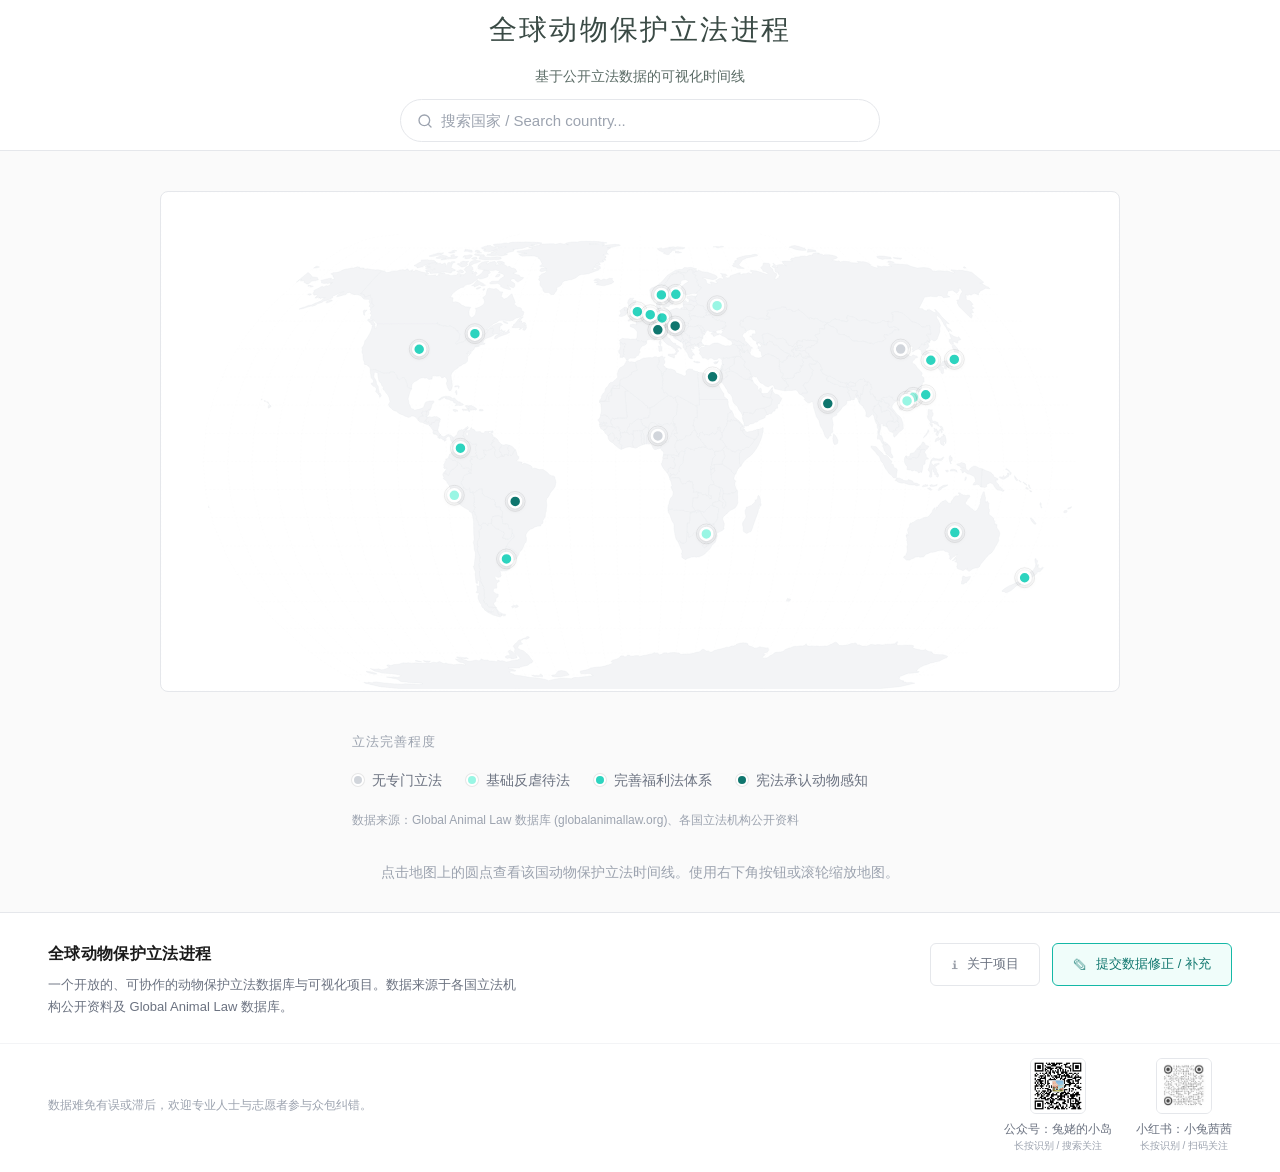
<file: index.html>
<!DOCTYPE html>
<html lang="zh-CN">
<head>
  <meta charset="UTF-8">
  <meta name="viewport" content="width=device-width, initial-scale=1.0">
  <title>全球动物保护立法进程</title>
  <link rel="stylesheet" href="style.css">
  <script src="lib/d3.v7.min.js"></script>
  <script src="lib/topojson.v3.min.js"></script>
</head>
<body>

  <header class="site-header">
    <h1>全球动物保护立法进程</h1>
    <p class="subtitle">基于公开立法数据的可视化时间线</p>
    <div class="search-box">
      <input type="text" id="country-search" placeholder="搜索国家 / Search country..." autocomplete="off" />
      <div class="search-results" id="search-results"></div>
    </div>
  </header>

  <main>
    <section id="map-view" class="view active">
      <div class="map-wrapper">
        <div class="map-container" id="map-container">
          <svg id="world-map" viewBox="0 0 960 500" preserveAspectRatio="xMidYMid meet">
            <g>
              <path class="graticule" d="M0,0L960,0L960,500L0,500Z"></path>
              <g id="world-countries"></g>
            </g>
            <g class="markers" id="map-markers"></g>
          </svg>
          <div class="zoom-controls">
            <button class="zoom-btn" id="zoom-in" title="放大">+</button>
            <button class="zoom-btn" id="zoom-out" title="缩小">−</button>
            <button class="zoom-btn" id="zoom-reset" title="重置">↺</button>
          </div>
        </div>
      </div>

      <div class="legend-panel">
        <h3>立法完善程度</h3>
        <div id="legend-items" class="legend-items"></div>
        <p class="legend-note">数据来源：Global Animal Law 数据库 (globalanimallaw.org)、各国立法机构公开资料</p>
      </div>

      <div class="intro-text">
        <p>点击地图上的圆点查看该国动物保护立法时间线。使用右下角按钮或滚轮缩放地图。</p>
      </div>
    </section>

    <section id="timeline-view" class="view">
      <div class="timeline-header">
        <button id="back-btn" class="back-btn">← 返回地图</button>
        <div class="country-title">
          <h2 id="timeline-country-name"></h2>
          <span id="timeline-country-level" class="level-badge"></span>
        </div>
        <button id="share-timeline-btn" class="share-timeline-btn" title="分享该国时间线"><svg width="14" height="14" viewBox="0 0 24 24" fill="none" stroke="currentColor" stroke-width="2" stroke-linecap="round" stroke-linejoin="round" style="vertical-align:middle;margin-right:0.25rem"><circle cx="18" cy="5" r="3"></circle><circle cx="6" cy="12" r="3"></circle><circle cx="18" cy="19" r="3"></circle><line x1="8.59" y1="13.51" x2="15.42" y2="17.49"></line><line x1="15.41" y1="6.51" x2="8.59" y2="10.49"></line></svg>分享时间线</button>
      </div>
      <div class="timeline-wrapper">
        <div class="timeline-line"></div>
        <div id="timeline-events"></div>
      </div>
    </section>
  </main>

  <footer class="site-footer">
    <div class="footer-top">
      <div class="footer-brand">
        <div class="footer-brand-title">全球动物保护立法进程</div>
        <div class="footer-brand-desc">一个开放的、可协作的动物保护立法数据库与可视化项目。数据来源于各国立法机构公开资料及 Global Animal Law 数据库。</div>
      </div>
      <div class="footer-actions">
        <a href="about.html" class="footer-link-btn" target="_blank" rel="noopener">
          <span class="footer-link-icon">ℹ</span>
          <span>关于项目</span>
        </a>
        <a href="https://v.wjx.cn/vm/e0S0XQn.aspx#" class="footer-link-btn footer-contribute-btn" target="_blank" rel="noopener">
          <span class="footer-link-icon">✎</span>
          <span>提交数据修正 / 补充</span>
        </a>
      </div>
    </div>
    <div class="footer-bottom">
      <div class="footer-bottom-left">
        <span>数据难免有误或滞后，欢迎专业人士与志愿者参与众包纠错。</span>
      </div>
      <div class="footer-bottom-right">
        <div class="qr-group">
          <div class="qr-item">
            <img src="wechat-qr.jpg" alt="公众号二维码" class="qr-img" />
            <div class="qr-label">
              <div class="qr-title">公众号：兔姥的小岛</div>
              <div class="qr-subtitle">长按识别 / 搜索关注</div>
            </div>
          </div>
          <div class="qr-item">
            <img src="xiaohongshu-qr.jpg" alt="小红书二维码" class="qr-img" />
            <div class="qr-label">
              <div class="qr-title">小红书：小兔茜茜</div>
              <div class="qr-subtitle">长按识别 / 扫码关注</div>
            </div>
          </div>
        </div>
      </div>
    </div>
  </footer>

  <script src="app.js"></script>
</body>
</html>
</file>
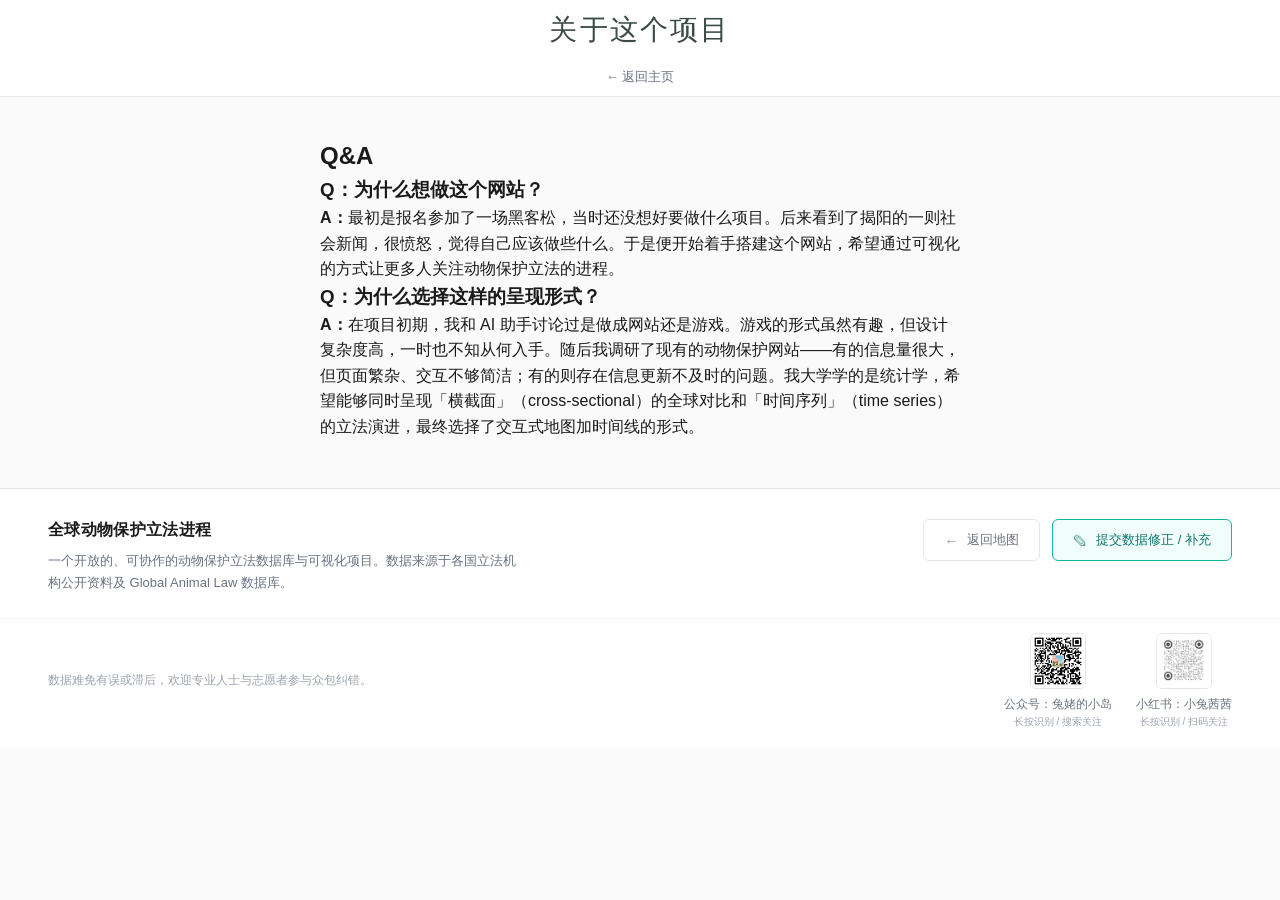
<file: about.html>
<!DOCTYPE html>
<html lang="zh-CN">
<head>
  <meta charset="UTF-8">
  <meta name="viewport" content="width=device-width, initial-scale=1.0">
  <title>关于这个项目 — 全球动物保护立法进程</title>
  <link rel="stylesheet" href="style.css">
</head>
<body>

  <header class="site-header">
    <h1>关于这个项目</h1>
    <p class="subtitle"><a href="index.html" class="back-link">← 返回主页</a></p>
  </header>

  <main class="about-page">
    <div class="about-content">
      <h2 class="qa-heading">Q&A</h2>

      <div class="qa-item">
        <h3 class="qa-question">Q：为什么想做这个网站？</h3>
        <p class="qa-answer"><strong>A：</strong>最初是报名参加了一场黑客松，当时还没想好要做什么项目。后来看到了揭阳的一则社会新闻，很愤怒，觉得自己应该做些什么。于是便开始着手搭建这个网站，希望通过可视化的方式让更多人关注动物保护立法的进程。</p>
      </div>

      <div class="qa-item">
        <h3 class="qa-question">Q：为什么选择这样的呈现形式？</h3>
        <p class="qa-answer"><strong>A：</strong>在项目初期，我和 AI 助手讨论过是做成网站还是游戏。游戏的形式虽然有趣，但设计复杂度高，一时也不知从何入手。随后我调研了现有的动物保护网站——有的信息量很大，但页面繁杂、交互不够简洁；有的则存在信息更新不及时的问题。我大学学的是统计学，希望能够同时呈现「横截面」（cross-sectional）的全球对比和「时间序列」（time series）的立法演进，最终选择了交互式地图加时间线的形式。</p>
      </div>
    </div>
  </main>

  <footer class="site-footer">
    <div class="footer-top">
      <div class="footer-brand">
        <div class="footer-brand-title">全球动物保护立法进程</div>
        <div class="footer-brand-desc">一个开放的、可协作的动物保护立法数据库与可视化项目。数据来源于各国立法机构公开资料及 Global Animal Law 数据库。</div>
      </div>
      <div class="footer-actions">
        <a href="index.html" class="footer-link-btn">
          <span class="footer-link-icon">←</span>
          <span>返回地图</span>
        </a>
        <a href="https://v.wjx.cn/vm/e0S0XQn.aspx#" class="footer-link-btn footer-contribute-btn" target="_blank" rel="noopener">
          <span class="footer-link-icon">✎</span>
          <span>提交数据修正 / 补充</span>
        </a>
      </div>
    </div>
    <div class="footer-bottom">
      <div class="footer-bottom-left">
        <span>数据难免有误或滞后，欢迎专业人士与志愿者参与众包纠错。</span>
      </div>
      <div class="footer-bottom-right">
        <div class="qr-group">
          <div class="qr-item">
            <img src="wechat-qr.jpg" alt="公众号二维码" class="qr-img" />
            <div class="qr-label">
              <div class="qr-title">公众号：兔姥的小岛</div>
              <div class="qr-subtitle">长按识别 / 搜索关注</div>
            </div>
          </div>
          <div class="qr-item">
            <img src="xiaohongshu-qr.jpg" alt="小红书二维码" class="qr-img" />
            <div class="qr-label">
              <div class="qr-title">小红书：小兔茜茜</div>
              <div class="qr-subtitle">长按识别 / 扫码关注</div>
            </div>
          </div>
        </div>
      </div>
    </div>
  </footer>

</body>
</html>
</file>
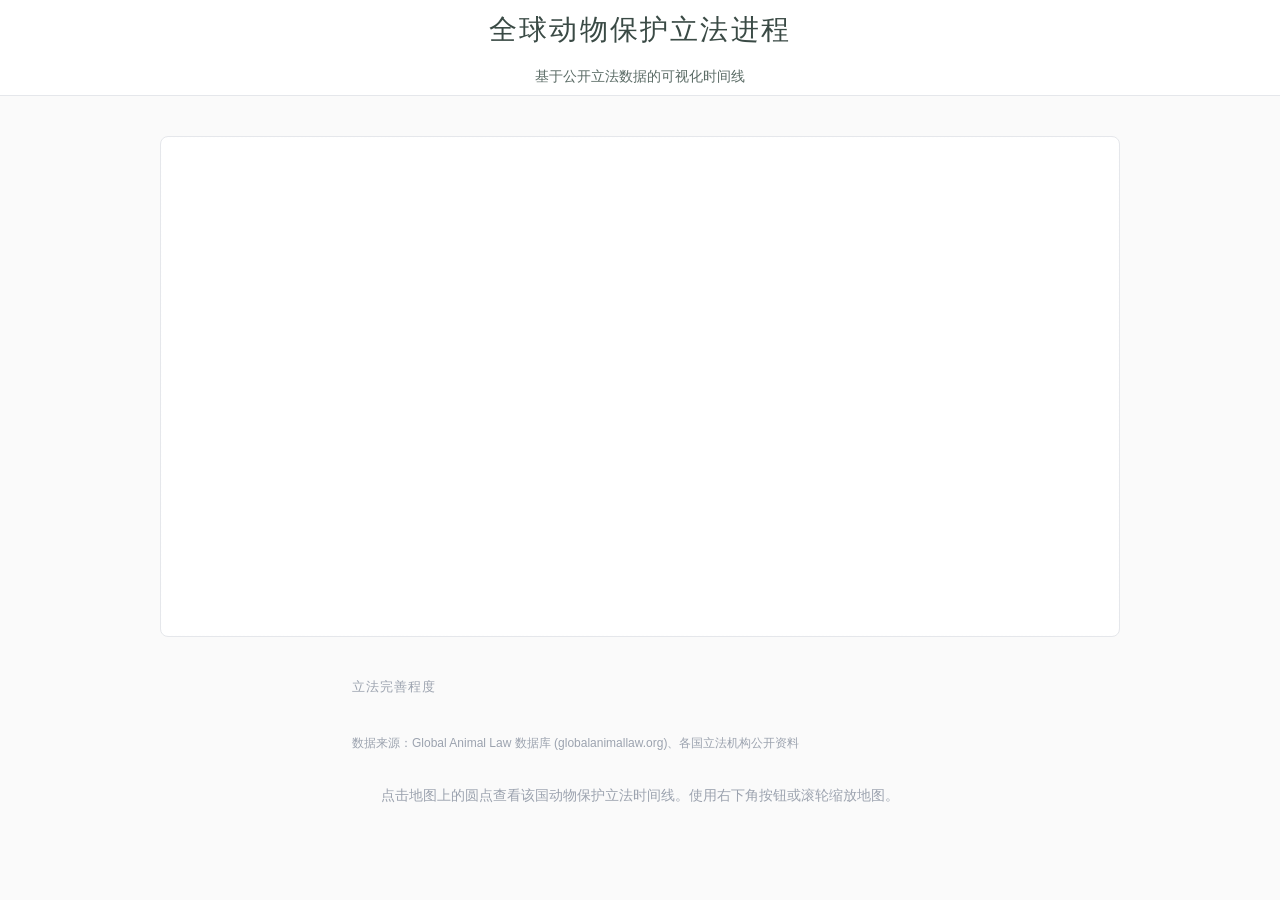
<file: global_animal_protection.html>
<!DOCTYPE html>
<html lang="zh-CN">
<head>
  <meta charset="UTF-8">
  <meta name="viewport" content="width=device-width, initial-scale=1.0">
  <title>全球动物保护立法进程</title>
  <style>
:root {
  --bg: #fafafa;
  --surface: #ffffff;
  --text: #1a1a1a;
  --text-secondary: #6b7280;
  --text-muted: #9ca3af;
  --border: #e5e7eb;
  --border-light: #f3f4f6;
  --accent: #0f766e;
  --accent-light: #14b8a6;
  --accent-bg: #f0fdfa;
  --level-1: #d1d5db;
  --level-2: #99f6e4;
  --level-3: #2dd4bf;
  --level-4: #0f766e;
}

* {
  margin: 0;
  padding: 0;
  box-sizing: border-box;
}

body {
  font-family: 'Noto Sans SC', -apple-system, BlinkMacSystemFont, 'Segoe UI', 'PingFang SC', sans-serif;
  background: var(--bg);
  color: var(--text);
  line-height: 1.6;
  -webkit-font-smoothing: antialiased;
  position: relative;
  overflow-x: hidden;
}

/* Header */
.site-header {
  position: relative;
  z-index: 1;
  padding: 0.5rem 2rem;
  text-align: center;
  border-bottom: 1px solid var(--border);
  background: var(--surface);
  overflow: hidden;
  min-height: 50px;
  display: flex;
  flex-direction: column;
  align-items: center;
  justify-content: center;
}

.site-header .header-bg {
  position: absolute;
  inset: 0;
  width: 100%;
  height: 100%;
  pointer-events: none;
  z-index: 0;
}

.site-header h1 {
  font-size: 1.75rem;
  font-weight: 500;
  letter-spacing: 0.08em;
  margin-bottom: 0.75rem;
  color: #3a4a45;
  text-shadow: 0 1px 6px rgba(255,255,255,0.4);
  position: relative;
  z-index: 1;
  width: 100%;
  text-align: center;
}

.subtitle {
  color: #5a6b65;
  font-size: 0.875rem;
  font-weight: 400;
  text-shadow: 0 1px 4px rgba(255,255,255,0.3);
  position: relative;
  z-index: 1;
  width: 100%;
  text-align: center;
}

/* Main content */
main {
  position: relative;
  z-index: 1;
}

/* View switching */
.view {
  display: none;
}

.view.active {
  display: block;
}

/* Map section */
.map-wrapper {
  padding: 2.5rem 1.5rem;
  display: flex;
  justify-content: center;
}

.map-container {
  position: relative;
  width: 100%;
  max-width: 960px;
  background: var(--surface);
  border: 1px solid var(--border);
  border-radius: 8px;
  overflow: hidden;
}

/* SVG world map */
#world-map {
  width: 100%;
  height: auto;
  display: block;
}

.country-land {
  fill: var(--border-light);
  stroke: var(--border);
  stroke-width: 0.3;
}

.country-boundary {
  fill: none;
  stroke: #e0e0e0;
  stroke-width: 0.15;
}

.graticule {
  fill: none;
  stroke: #ececec;
  stroke-width: 0.15;
  stroke-dasharray: 2,2;
}

/* Country marker nodes */
.country-marker {
  cursor: pointer;
  transition: r 0.25s cubic-bezier(0.4, 0, 0.2, 1), filter 0.25s;
  filter: drop-shadow(0 1px 2px rgba(0,0,0,0.15));
}

.country-marker:hover {
  filter: drop-shadow(0 2px 6px rgba(0,0,0,0.25));
}

.country-marker .marker-ring {
  fill: none;
  stroke: rgba(0,0,0,0.08);
  stroke-width: 1;
}

.country-marker.has-data {
  cursor: pointer;
}

.country-marker.no-data {
  cursor: default;
  opacity: 0.4;
}

.country-marker-label {
  font-size: 10px;
  fill: var(--text-secondary);
  font-family: 'Noto Sans SC', sans-serif;
  font-weight: 500;
  pointer-events: none;
  opacity: 0;
  transition: opacity 0.2s ease;
}

.country-marker:hover .country-marker-label,
.country-marker.active .country-marker-label {
  opacity: 1;
}

/* Label background - hidden by default */
.label-bg {
  fill: rgba(255,255,255,0.88);
  rx: 3;
  ry: 3;
  opacity: 0;
  transition: opacity 0.2s ease;
}

.country-marker:hover .label-bg,
.country-marker.active .label-bg {
  opacity: 1;
}

/* Zoom controls */
.zoom-controls {
  position: absolute;
  bottom: 12px;
  right: 12px;
  display: flex;
  flex-direction: column;
  gap: 4px;
  z-index: 10;
  opacity: 0;
  transition: opacity 0.25s ease;
}

.map-container:hover .zoom-controls {
  opacity: 1;
}

.zoom-btn {
  width: 32px;
  height: 32px;
  border: 1px solid var(--border);
  background: var(--surface);
  border-radius: 6px;
  cursor: pointer;
  display: flex;
  align-items: center;
  justify-content: center;
  font-size: 1.125rem;
  font-weight: 400;
  color: var(--text-secondary);
  transition: all 0.2s;
  font-family: inherit;
  line-height: 1;
  box-shadow: 0 1px 4px rgba(0,0,0,0.08);
}

.zoom-btn:hover {
  border-color: var(--accent);
  color: var(--accent);
  background: var(--surface);
  box-shadow: 0 2px 8px rgba(0,0,0,0.12);
}

.zoom-btn:active {
  transform: scale(0.95);
}

/* Legend */
.legend-panel {
  max-width: 640px;
  margin: 0 auto 2rem;
  padding: 0 2rem;
}

.legend-panel h3 {
  font-size: 0.8125rem;
  font-weight: 500;
  color: var(--text-muted);
  margin-bottom: 1rem;
  text-transform: uppercase;
  letter-spacing: 0.08em;
}

.legend-items {
  display: flex;
  gap: 1.5rem;
  flex-wrap: wrap;
}

.legend-item {
  display: flex;
  align-items: center;
  gap: 0.5rem;
  font-size: 0.875rem;
  color: var(--text-secondary);
}

.legend-dot {
  width: 12px;
  height: 12px;
  border-radius: 50%;
  border: 2px solid var(--surface);
  box-shadow: 0 0 0 1px rgba(0,0,0,0.08);
}

.legend-note {
  margin-top: 1.25rem;
  font-size: 0.75rem;
  color: var(--text-muted);
  line-height: 1.5;
}

.intro-text {
  text-align: center;
  padding: 0 2rem 3rem;
  color: var(--text-muted);
  font-size: 0.875rem;
}

/* Timeline view */
.timeline-header {
  padding: 1.5rem 2rem;
  border-bottom: 1px solid var(--border);
  background: var(--surface);
  display: flex;
  align-items: center;
  gap: 1.5rem;
  position: sticky;
  top: 0;
  z-index: 20;
}

.back-btn {
  padding: 0.5rem 1rem;
  border: 1px solid var(--border);
  background: var(--surface);
  border-radius: 6px;
  cursor: pointer;
  font-size: 0.875rem;
  color: var(--text-secondary);
  transition: all 0.2s;
  font-family: inherit;
}

.back-btn:hover {
  border-color: var(--accent);
  color: var(--accent);
  background: var(--accent-bg);
}

.country-title {
  display: flex;
  align-items: center;
  gap: 1rem;
  flex-wrap: wrap;
}

.country-title h2 {
  font-size: 1.5rem;
  font-weight: 500;
  letter-spacing: 0.02em;
}

.level-badge {
  padding: 0.35rem 0.875rem;
  border-radius: 100px;
  font-size: 0.75rem;
  font-weight: 500;
  color: #fff;
  letter-spacing: 0.02em;
}

.timeline-wrapper {
  max-width: 720px;
  margin: 0 auto;
  padding: 3rem 2rem 5rem;
  position: relative;
}

.timeline-line {
  position: absolute;
  left: 50%;
  top: 3rem;
  bottom: 5rem;
  width: 1px;
  background: var(--border);
  transform: translateX(-50%);
}

/* Timeline events */
.timeline-event {
  display: flex;
  margin-bottom: 3.5rem;
  position: relative;
  align-items: flex-start;
}

.timeline-event:nth-child(odd) {
  flex-direction: row-reverse;
}

.timeline-event:nth-child(odd) .event-content {
  text-align: right;
  padding-right: 3rem;
  padding-left: 0;
}

.timeline-event:nth-child(odd) .event-content .interactive-card {
  text-align: left;
}

.event-content {
  width: 50%;
  padding-left: 3rem;
}

.event-year {
  font-size: 0.875rem;
  font-weight: 600;
  color: var(--accent);
  margin-bottom: 0.375rem;
  font-variant-numeric: tabular-nums;
}

.event-title {
  font-size: 1.125rem;
  font-weight: 500;
  margin-bottom: 0.625rem;
  line-height: 1.4;
}

.event-desc {
  font-size: 0.9375rem;
  color: var(--text-secondary);
  line-height: 1.7;
}

.event-dot {
  position: absolute;
  left: 50%;
  top: 0.375rem;
  transform: translateX(-50%);
  width: 14px;
  height: 14px;
  border-radius: 50%;
  background: var(--surface);
  border: 2px solid var(--accent-light);
  z-index: 3;
}

.timeline-event.interactive .event-dot {
  background: var(--accent);
  border-color: var(--accent);
  box-shadow: 0 0 0 4px rgba(15, 118, 110, 0.12);
}

/* Interactive card */
.interactive-card {
  background: var(--surface);
  border: 1px solid var(--border);
  border-radius: 10px;
  padding: 1.5rem;
  margin-top: 1.25rem;
  box-shadow: 0 2px 8px rgba(0,0,0,0.04);
}

.interactive-tag {
  display: inline-block;
  font-size: 0.6875rem;
  font-weight: 600;
  text-transform: uppercase;
  letter-spacing: 0.06em;
  color: var(--accent);
  background: var(--accent-bg);
  padding: 0.25rem 0.625rem;
  border-radius: 4px;
  margin-bottom: 0.875rem;
}

.interactive-question {
  font-size: 1rem;
  font-weight: 500;
  margin-bottom: 1.125rem;
  color: var(--text);
  line-height: 1.5;
}

.choices {
  display: flex;
  flex-direction: column;
  gap: 0.625rem;
}

.choice-btn {
  display: block;
  width: 100%;
  text-align: left;
  padding: 0.875rem 1.125rem;
  border: 1.5px solid var(--border);
  background: var(--surface);
  border-radius: 8px;
  cursor: pointer;
  font-size: 0.9375rem;
  color: var(--text);
  transition: all 0.2s ease;
  font-family: inherit;
  line-height: 1.5;
}

.choice-btn:hover:not(:disabled) {
  border-color: var(--accent-light);
  background: var(--accent-bg);
}

.choice-btn:disabled {
  cursor: default;
}

.choice-btn.selected {
  border-color: var(--accent);
  background: var(--accent-bg);
  color: var(--accent);
  font-weight: 500;
}

.choice-btn:not(.selected):disabled {
  opacity: 0.45;
}

.feedback-box {
  margin-top: 1.25rem;
  padding: 1.125rem;
  background: var(--accent-bg);
  border-left: 3px solid var(--accent);
  border-radius: 0 8px 8px 0;
  font-size: 0.9375rem;
  line-height: 1.7;
  color: var(--text);
  animation: fadeIn 0.3s ease;
}

@keyframes fadeIn {
  from { opacity: 0; transform: translateY(6px); }
  to { opacity: 1; transform: translateY(0); }
}

/* Responsive */
@media (max-width: 768px) {
  .site-header {
    padding: 2rem 1.5rem 1.5rem;
  }
  
  .site-header h1 {
    font-size: 1.375rem;
  }
  
  .map-wrapper {
    padding: 1.5rem 1rem;
  }
  
  .timeline-line {
    left: 1.25rem;
  }
  
  .timeline-event,
  .timeline-event:nth-child(odd) {
    flex-direction: column;
  }
  
  .event-content,
  .timeline-event:nth-child(odd) .event-content {
    width: 100%;
    padding-left: 2.75rem;
    padding-right: 0;
    text-align: left;
  }
  
  .event-dot {
    left: 1.25rem;
    transform: translateX(-50%);
  }
  
  .timeline-header {
    flex-direction: column;
    align-items: flex-start;
    gap: 1rem;
    padding: 1.25rem;
  }
  
  .timeline-wrapper {
    padding: 2rem 1.25rem 4rem;
  }
  
  .legend-items {
    gap: 1rem;
  }
}

</style>
  <script src="https://d3js.org/d3.v7.min.js"></script>
  <script src="https://d3js.org/topojson.v3.min.js"></script>
</head>
<body>

  <header class="site-header">
    <h1>全球动物保护立法进程</h1>
    <p class="subtitle">基于公开立法数据的可视化时间线</p>
  </header>

  <main>
    <section id="map-view" class="view active">
      <div class="map-wrapper">
        <div class="map-container" id="map-container">
          <svg id="world-map" viewBox="0 0 960 500" preserveAspectRatio="xMidYMid meet">
            <g>
              <path class="graticule" d="M0,0L960,0L960,500L0,500Z"></path>
              <g id="world-countries"></g>
            </g>
            <g class="markers" id="map-markers"></g>
          </svg>
          <div class="zoom-controls">
            <button class="zoom-btn" id="zoom-in" title="放大">+</button>
            <button class="zoom-btn" id="zoom-out" title="缩小">−</button>
            <button class="zoom-btn" id="zoom-reset" title="重置">↺</button>
          </div>
        </div>
      </div>

      <div class="legend-panel">
        <h3>立法完善程度</h3>
        <div id="legend-items" class="legend-items"></div>
        <p class="legend-note">数据来源：Global Animal Law 数据库 (globalanimallaw.org)、各国立法机构公开资料</p>
      </div>

      <div class="intro-text">
        <p>点击地图上的圆点查看该国动物保护立法时间线。使用右下角按钮或滚轮缩放地图。</p>
      </div>
    </section>

    <section id="timeline-view" class="view">
      <div class="timeline-header">
        <button id="back-btn" class="back-btn">← 返回地图</button>
        <div class="country-title">
          <h2 id="timeline-country-name"></h2>
          <span id="timeline-country-level" class="level-badge"></span>
        </div>
      </div>
      <div class="timeline-wrapper">
        <div class="timeline-line"></div>
        <div id="timeline-events"></div>
      </div>
    </section>
  </main>

  <script>
// === 内嵌数据（避免 file:// 协议下 fetch 被阻止） ===
const __EMBEDDED_DATA__ = {"levels": [{"id": 1, "label": "无专门立法", "description": "缺乏系统性动物保护专门法律，仅存在零星的财产保护或野生动物管理条款"}, {"id": 2, "label": "基础反虐待法", "description": "具备基础反虐待法律条款（刑法或民法典），但无独立的综合性动物福利专门法"}, {"id": 3, "label": "完善福利法体系", "description": "拥有独立、全面的动物福利专门法，覆盖伴侣动物、农场动物、实验动物等多领域"}, {"id": 4, "label": "宪法承认动物感知", "description": "宪法层面承认动物内在价值、感知能力或国家动物保护义务"}], "levelMapping": "立法等级分类说明：L1 无专门立法（GAL Case 1）→ L2 基础反虐待法（GAL Case 2 中较弱部分）→ L3 完善福利法体系（GAL Case 2 中较强部分 + Case 3-6）→ L4 宪法承认动物感知（GAL Case 7-8）", "countries": [{"id": "germany", "name": "德国", "nameEn": "Germany", "level": 3, "geoPosition": [10.45, 51.17], "timeline": [{"year": "1933", "title": "《帝国动物保护法》", "description": "德国通过首部全国性专门动物保护法，禁止公开虐待动物，并限制动物实验。", "type": "event"}, {"year": "1972", "title": "现代《动物保护法》（TierSchG）", "description": "西德颁布新版《动物保护法》（Tierschutzgesetz，缩写 TierSchG），将保护范围扩展至农业养殖与实验动物，确立伦理审查机制。", "type": "interactive", "interactive": {"question": "1972年，面对农业与医药行业对监管扩围的强烈反对，如果你是当时的立法者，你会优先推动哪类条款？", "choices": [{"text": "A. 农业养殖动物的最低空间与饲养标准", "feedback": "现实中，农业动物福利条款因行业游说被大幅削弱。据统计，1970年代欧洲约65%的动物保护立法尝试未能有效覆盖农场动物，农业利益集团是主要阻力来源。"}, {"text": "B. 实验动物使用的强制伦理审批制度", "feedback": "这是德国实际采取的路径。1972年法案首次建立了实验动物伦理审查委员会制度，要求科研项目证明动物实验的必要性，成为后来欧盟实验动物指令的模板之一。"}, {"text": "C. 将伴侣动物虐待纳入刑事犯罪", "feedback": "反虐待入刑确实是该法案的成就之一，但实验动物审批制度才是1972年最具制度创新意义的突破——它开创了'事前审查'而非'事后惩罚'的监管范式。"}]}}, {"year": "2002", "title": "宪法国家目标条款", "description": "《基本法》新增第20a条，将'动物保护'确立为国家目标条款，赋予其宪法地位。", "type": "event"}, {"year": "2013", "title": "动物福利标签制度", "description": "推出全国性动物福利标签，为消费者提供养殖条件透明度，推动市场驱动的福利改善。", "type": "event"}]}, {"id": "switzerland", "name": "瑞士", "nameEn": "Switzerland", "level": 4, "geoPosition": [8.23, 46.82], "timeline": [{"year": "1978", "title": "《动物福利法》全民公投", "description": "瑞士选民以80%的压倒性多数通过首部《动物福利法》，涵盖农场动物、伴侣动物与实验动物。", "type": "event"}, {"year": "1992", "title": "宪法「生物尊严」条款", "description": "瑞士修订联邦宪法，成为世界上首个在宪法中明确保护「生物尊严」的国家。", "type": "interactive", "interactive": {"question": "1992年，瑞士考虑在宪法中写入动物保护条款。你倾向于采用哪种表述方式？", "choices": [{"text": "A. 明确赋予动物「法律权利」，使其成为权利主体", "feedback": "这一路径未被瑞士采纳。当时全球尚无国家赋予动物法律主体地位，法律界普遍认为这会导致动物所有权体系的系统性冲突。直至今日，仅有极少数司法管辖区尝试过类似路径。"}, {"text": "B. 保护「生物尊严」，承认动物具有内在价值", "feedback": "这是瑞士实际选择的独特路径。「生物尊严」（Würde der Kreatur）成为瑞士宪法的标志性条款，使其成为全球唯一在宪法层面确立此原则的国家，为后续所有动物保护立法提供了宪法基础。"}, {"text": "C. 规定国家「应促进」动物福利", "feedback": "这种表述过于模糊，未能体现瑞士选民对动物保护的强烈意愿。数据显示，瑞士动物保护公投的平均支持率超过70%，远高于普通议题，选民期望的是具有约束力的宪法义务，而非倡导性条款。"}]}}, {"year": "2008", "title": "新《动物保护法》通过并生效", "description": "2005年12月通过新版《动物保护法》（Tierschutzgesetz, TschG），将宪法「生物尊严」原则具体化，细化各类动物的饲养、运输与屠宰标准。该法于2008年1月1日正式生效，明确以保护「尊严和福祉」为立法目的。", "type": "event"}, {"year": "2018", "title": "禁止活体煮龙虾", "description": "瑞士成为全球首批以法律形式禁止将活龙虾直接放入沸水中的国家，要求先使人道昏迷。", "type": "event"}]}, {"id": "uk", "name": "英国", "nameEn": "United Kingdom", "level": 3, "geoPosition": [-1.27, 53.48], "timeline": [{"year": "1822", "title": "马丁法案 (Martin's Act)", "description": "英国通过世界上首部专门针对动物保护的法律，禁止虐待牛、马、羊等牲畜，标志着现代动物保护立法的起点。", "type": "event"}, {"year": "1849", "title": "《虐待动物法》", "description": "将保护范围扩展至更多动物种类，并确立皇家防止虐待动物协会（RSPCA）的执法辅助地位。", "type": "event"}, {"year": "1911", "title": "《动物保护法》", "description": "整合此前分散的法律，形成统一的动物保护框架，确立「不必要的痛苦」作为核心法律概念。", "type": "event"}, {"year": "2006", "title": "《动物福利法》", "description": "取代1911年旧法，首次确立动物「五项自由」原则，并引入动物主人的「积极照顾义务」。", "type": "interactive", "interactive": {"question": "2006年，英国在起草新的动物福利法时，面临一个核心制度选择：如何定义动物保护的基本标准？", "choices": [{"text": "A. 确立「五项自由」作为法律原则（免于饥渴、不适、疼痛、恐惧，可表达自然行为）", "feedback": "这确实是2006年法案的理论基础。然而，「五项自由」更多是被用作评估框架，而非直接转化为可执行的法律义务。法案的创新在于将其与「积极照顾义务」相结合。"}, {"text": "B. 要求动物主人承担「积极照顾义务」，而非仅惩罚虐待行为", "feedback": "这是英国2006年法案最实质性的制度创新。该法首次要求动物主人必须主动满足动物的基本需求，政府可在动物遭受实际伤害之前介入。这一范式从「事后惩罚」转向「事前预防」，影响了其后多个普通法系国家的立法。"}, {"text": "C. 在法律条文中明确承认「动物感知能力」（sentience）", "feedback": "2006年法案并未包含动物感知条款——这一条款直到2019年才在《脱欧后动物福利法》中加入。当时法律界担忧「感知」概念过于抽象，难以在法庭上具体举证，因此选择了更具操作性的「五项自由」框架。"}]}}, {"year": "2019", "title": "动物感知条款与芬恩法案", "description": "《动物福利（服务动物）法》（芬恩法案）生效；同时政府承诺在脱欧后将动物感知能力明确写入法律。", "type": "event"}]}, {"id": "austria", "name": "奥地利", "nameEn": "Austria", "level": 4, "geoPosition": [16.37, 48.21], "timeline": [{"year": "1947", "title": "萨尔茨堡州《动物保护法》", "description": "萨尔茨堡州于1947年颁布《动物保护法》（Salzburger Tierschutzgesetz 1947），是奥地利最早的州层面动物保护专门立法之一，为后续动物保护立法奠定了基础。", "type": "event"}, {"year": "1988", "title": "民法典 §285a — 「动物不是物」", "description": "奥地利民法典（ABGB，全称 Allgemeines bürgerliches Gesetzbuch）修正，新增第285a条，明确规定「动物不是物，受特别法保护；物的规定仅在无相反规定时适用于动物」，自1988年7月1日生效，赋予动物非物的法律地位。", "type": "event"}, {"year": "2005", "title": "《联邦动物保护法》生效", "description": "奥地利《联邦动物保护法》（Bundesgesetz über den Schutz der Tiere，简称 TSchG）于2005年1月1日正式生效，是奥地利最核心的动物保护基本法。注意：奥地利 TSchG 与德国 TierSchG 是两部不同的法律。", "type": "interactive", "interactive": {"question": "2005年奥地利《联邦动物保护法》生效时，奥地利早在1988年就已通过民法典承认「动物不是物」。你认为这两个法律层面的突破，哪一个对全球立法更具影响力？", "choices": [{"text": "A. 民法典「动物不是物」条款", "feedback": "民法典条款确实开创了先河。自奥地利1988年修法之后，法国（2015年）、荷兰（2011年）等国也相继通过类似条款，形成了一股「动物非物」的民法典改革浪潮。这是法律理论层面的根本性突破。"}, {"text": "B. 专门动物保护法", "feedback": "专门法是实际执法的基础——没有具体的操作标准，民法典原则难以落地。奥地利《联邦动物保护法》覆盖了农场动物饲养、宠物饲养、实验动物、流浪动物等多个领域，为行政执法提供了明确依据。"}, {"text": "C. 二者不可分割", "feedback": "确实如此。奥地利是极少数同时具备民法典动物地位条款（1988）、专门动物保护法（2004/2005）和宪法动物福利承诺（2013）的国家，三者形成了从理念到实操再到宪法义务的完整体系。"}]}}, {"year": "2013", "title": "联邦宪法动物福利原则", "description": "联邦宪法法律前言第2条规定，奥地利共和国承诺动物福利，在国家宪法层面确立动物保护义务。", "type": "event"}]}, {"id": "netherlands", "name": "荷兰", "nameEn": "Netherlands", "level": 3, "geoPosition": [4.89, 52.37], "timeline": [{"year": "2011", "title": "民法典第3卷第2a条 — 「动物不是物」", "description": "荷兰民法典修正，新增第3卷第2a条，明确规定「动物不是物」（Dieren zijn geen zaken），明确动物具有特殊法律地位，不受关于物的一般法律规定约束，除非法律另有规定。该条款于2013年1月1日正式生效。", "type": "event"}, {"year": "2011", "title": "《动物法》（Wet dieren）", "description": "荷兰动物法于2011年5月通过，为圈养动物及相关事项提供综合法律框架，是荷兰核心的动物福利基本法。", "type": "interactive", "interactive": {"question": "荷兰在同一年（2011年）通过了民法典动物地位条款和专门动物法。你认为先承认「动物不是物」再立法，与先立法再修改民法典，哪种顺序更合理？", "choices": [{"text": "A. 先修改民法典，确立动物法律地位，再制定具体法规", "feedback": "这是荷兰实际采取的路径。支持者认为，先确立基本原则可以为后续立法提供价值锚点，避免具体法规在缺乏上位法指导的情况下碎片化发展。"}, {"text": "B. 先制定具体法规解决实际问题，再逐步提升法律地位", "feedback": "这是多数国家的实际路径（如英国、德国）。批评者认为这种路径虽然务实，但民法典层面的滞后意味着动物在法律上仍被视为「物」，仅在后期的特别法中才获得例外保护。"}, {"text": "C. 同步推进最理想", "feedback": "理论上确实如此，但实践中很难实现。荷兰之所以能在同一年通过两项法案，很大程度上是因为动物法草案已在议会审议多年，积累了足够的政治共识。"}]}}]}, {"id": "sweden", "name": "瑞典", "nameEn": "Sweden", "level": 3, "geoPosition": [18.07, 60.13], "timeline": [{"year": "1857", "title": "刑法首次引入反虐待条款", "description": "瑞典在刑法典中加入惩罚虐待动物的条款，是欧洲较早将虐待动物行为单独犯罪化的国家之一，不单纯视动物为人类财产。", "type": "event"}, {"year": "1882", "title": "全国性动保组织成立", "description": "瑞典最大、历史最悠久的动物权益组织「瑞典动物权利协会」（Djurens Rätt，最初名为 Nordic Association）成立，早期主要推动反对无伦理约束的动物实验。", "type": "event"}, {"year": "1937", "title": "强制致昏屠宰法案", "description": "瑞典立法规定所有家畜在屠宰放血前必须进行致昏（Stunning），彻底禁止无致昏的屠宰行为。", "type": "event"}, {"year": "1944", "title": "首部独立《动物保护法》（Djurskyddslagen）", "description": "瑞典颁布第一部专门的《动物保护法》，将动物保护从刑法典中的单一虐待罪名提升为独立的法律监管体系。", "type": "event"}, {"year": "1988", "title": "「林格伦法」（Lex Lindgren）——自然行为权革命", "description": "在著名儿童文学作家阿斯特丽德·林格伦（Astrid Lindgren，《长袜子皮皮》作者）等公众人物的强烈推动下，瑞典对《动物保护法》进行了革命性修订。法律首次明确规定农场动物必须享有表达自然行为的权利；逐步淘汰母猪限位栏（Sow stalls）、蛋鸡笼养（Battery cages），并强制规定奶牛在夏季必须享有户外放牧的权利。", "type": "interactive", "interactive": {"question": "1988年瑞典「林格伦法」突破性地将「自然行为权」写入动物保护法律，这在当时是全球首创。你认为是什么因素促使瑞典在1980年代就敢于打破工业化养殖的铁笼逻辑？", "choices": [{"text": "A. 林格伦作为国民级文化偶像的个人影响力——她的公开信直接推动了立法", "feedback": "林格伦的影响力确实不可忽视。1985年，时年78岁的林格伦在《Expressen》报纸上发表公开信，描述了她亲眼目睹的工业化养殖场中动物遭受的痛苦，引发了全国性讨论。她的文化地位使动物福利议题从边缘话题上升为全国性政治议程。"}, {"text": "B. 瑞典早期动物保护传统（1857年反虐待入刑、1944年专门立法）奠定了社会共识基础", "feedback": "瑞典确实拥有全球最悠久的动物保护立法传统之一。1857年刑法条款、1944年专门立法，以及1937年强制致昏屠宰法，逐步建立了一个对动物福利高度敏感的社会。这种长期积累的公众意识是1988年激进改革能够获得广泛支持的土壤。"}, {"text": "C. 瑞典独特的政治文化——强大的公民社会、高信任度政府和福利国家共识政治", "feedback": "瑞典的社会民主传统和共识政治模式使大规模改革成为可能。瑞典的农业合作社体系、消费者组织和环保运动之间形成了独特的互动网络，使得「提高动物福利标准」能够被各方接受为共同利益而非零和博弈。"}]}}, {"year": "1995", "title": "水貂养殖严格规范——皮草业衰退开端", "description": "瑞典修改法规，要求水貂养殖必须提供可供游泳的水池和较大的活动空间。这一高标准的福利要求直接导致养殖成本剧增，瑞典水貂养殖业随后大规模萎缩。狐狸养殖也在随后几年因高标准福利要求而彻底停业。", "type": "event"}, {"year": "2018", "title": "新版《动物福利法》（SFS 2018:1192）——承认内在价值", "description": "瑞典通过全面升级的新版《动物福利法》（Djurskyddslag 2018:1192），于2019年4月1日生效。立法文件明确指出动物是具有感知能力的生命，其价值独立于对人类的实用价值；首次将遗弃宠物明确定性为违法行为；同步配套修订法规，禁止在马戏团使用大象和海狮等特定野生动物。", "type": "interactive", "interactive": {"question": "瑞典2018年新版《动物福利法》将「动物的内在价值」写入立法文件，同时全面升级了1988年「林格伦法」以来的福利标准。如果让你为这部法律选择一个最核心的进步，你会选哪个？", "choices": [{"text": "A. 承认动物「内在价值」——这是对动物法律地位的根本性提升", "feedback": "这一条款确实具有理念层面的突破性。与挪威2009年《动物福利法》类似，瑞典在法律层面承认动物不只是为人类服务的工具，而是具有独立价值的生命体。不过，学者指出这种宣示性条款的实际法律效力仍需通过具体福利标准来落实。"}, {"text": "B. 将遗弃宠物明确定性为违法行为——填补了重要的法律空白", "feedback": "遗弃宠物入罪是许多国家动物保护法律中的盲区。瑞典2018年法明确将遗弃行为定性为违法，为执法机关提供了明确的法律依据，也填补了从1988年「林格伦法」到2018年之间的一个重要空白。"}, {"text": "C. 整体升级福利标准——在1988年「自然行为权」革命基础上继续推进", "feedback": "2018年法并非推倒重来，而是在1988年「林格伦法」奠定的「自然行为权」框架上进行系统升级。1988年法确立了方向，2018年法则将具体标准细化、现代化，并纳入了数十年来动物福利科学的新认知。"}]}}, {"year": "2023", "title": "全国狐狸与水貂养殖全面停业", "description": "随着最后一批水貂养殖场关闭，瑞典彻底终止了皮草养殖业。尽管法律上尚未完全立法绝对禁止，但高昂的福利监管成本已使该产业彻底退出市场。", "type": "event"}]}, {"id": "norway", "name": "挪威", "nameEn": "Norway", "level": 3, "geoPosition": [10.75, 59.91], "timeline": [{"year": "1859", "title": "民间动保运动兴起", "description": "挪威动物保护协会（Dyrebeskyttelsen Norge）正式成立，是挪威历史最悠久的动物福利组织，早期主要推动改善马匹运输、禁止切断马尾骨（Docking）等社会议题。", "type": "event"}, {"year": "1929", "title": "强制致昏屠宰法令", "description": "挪威立法规定所有农场动物在屠宰放血前必须进行致昏（Stunning），该规定同样适用于宗教屠宰。挪威是全球最早全面推行屠宰前致昏的国家之一。", "type": "event"}, {"year": "1935", "title": "第一部综合性《动物保护法》", "description": "挪威颁布首部全国性《动物保护法》（Dyrevernloven），明确禁止滥用和虐待动物行为，并立法禁止切断马尾等伤害性行为。", "type": "event"}, {"year": "1974", "title": "第二代《动物保护法》全面升级", "description": "随着现代工业化养殖的兴起，挪威对1935年的法律进行重大修订，扩大监管范围，涵盖宠物、农场动物、实验动物以及野生动物的福利。", "type": "event"}, {"year": "1982", "title": "商业捕鲸保留权（IWC异议案）", "description": "国际捕鲸委员会（IWC）通过商业捕鲸禁令。挪威依据公约程序提交正式异议（Formal Objection），保留针对非濒危物种（如小须鲸）的捕捞权。挪威于1993年恢复商业捕鲸，成为少数持续引发国际争议的例外政策。", "type": "event"}, {"year": "2009", "title": "《动物福利法》—— 确立「内在价值」", "description": "挪威通过现行新版《动物福利法》（Dyrevelferdsloven，2009年6月19日通过，2010年1月1日生效），取代1974年旧法。第三条明确规定「动物具有独立于对人类实用价值之外的内在价值（intrinsic value）」，并强制规定公民有义务救助受伤或无助的动物。", "type": "interactive", "interactive": {"question": "挪威《动物福利法》第三条明确承认动物的「内在价值」（egenverdi），但挪威在动物保护立法评级中仍仅为基础级别（Case 2）。你认为在法律中承认动物「内在价值」与实际立法保护水平之间的关系是什么？", "choices": [{"text": "A. 「内在价值」条款仅仅是象征性表述，缺乏实际法律效力", "feedback": "这种观点不完全准确。挪威的「内在价值」条款虽然措辞极具突破性，但学者指出其法律效力更多是解释性而非自执行性的——它指导法院和行政机关在解释法律时考虑动物利益，但不能单独作为起诉依据。实际执法仍依赖具体的福利标准条款。"}, {"text": "B. 立法评级标准（Case分类）主要衡量宪法/民法典层面的形式性突破，未必反映实际福利水平", "feedback": "这是学术界的主流观点。Global Animal Law的Case分类体系侧重宪法和民法典层面的动物法律地位，而挪威的动物保护主要通过行政监管和专门法来实现。挪威的动物福利标准在实际执行层面（如养殖标准、屠宰监管）处于全球领先，但「内在价值」条款写入的是专门法而非宪法，导致评级相对较低。"}, {"text": "C. 挪威拥有近200年的动物保护传统，实际福利水平远高于立法评级所体现的", "feedback": "挪威确实拥有全球最悠久的动物保护传统之一（1859年民间组织、1929年强制致昏、1935年首部专门法），但「内在价值」条款的实践效果仍有争议。例如，挪威的商业捕鲸政策与动物福利法「内在价值」原则之间存在明显张力，这也反映了理论突破与实践之间的落差。"}]}}, {"year": "2015", "title": "「动物警察」（Dyrepoliti）试点", "description": "挪威在松恩-菲尤拉讷郡（Sør-Trøndelag）启动动物警察试点，由警方与挪威食品安全局（Mattilsynet）联合组建专职部门，调查虐待动物和忽视动物福利的刑事案件，后推广至全国多个警区。", "type": "event"}, {"year": "2019", "title": "通过皮草养殖禁令", "description": "挪威议会通过法案，禁止水貂和狐狸等皮草养殖业，即日起不再批准新养殖场，现有养殖场须于2025年2月1日前关闭。政府为养殖户提供经济补偿和转业支持。最后一处养殖场实际于2023年提前关闭。", "type": "event"}, {"year": "2022", "title": "犬种育种禁令——关注基因健康", "description": "奥斯陆地方法院在标志性诉讼中裁定，继续繁育英国斗牛犬和查理王小猎犬因导致严重先天生理缺陷，违反《动物福利法》第25条。该案将动物保护推进至「防止基因与育种虐待」的新维度。后续上诉法院推翻了英国斗牛犬的禁令，但维持了查理王小猎犬的禁令。", "type": "event"}]}, {"id": "newzealand", "name": "新西兰", "nameEn": "New Zealand", "level": 3, "geoPosition": [172.85, -41.29], "timeline": [{"year": "1999", "title": "《动物福利法》", "description": "新西兰动物福利法于1999年通过，此后多次修订，是新西兰动物保护的核心法律。", "type": "event"}, {"year": "2015", "title": "《动物福利法》综合修订版", "description": "2015年发布综合修订版本，整合了截至2015年的所有修正案，更新了动物福利标准。", "type": "event"}]}, {"id": "usa", "name": "美国", "nameEn": "United States", "level": 3, "geoPosition": [-98.58, 39.83], "timeline": [{"year": "1958", "title": "《人道屠宰法》", "description": "联邦人道屠宰法（Humane Methods of Slaughter Act），规定牲畜屠宰前须以人道方式使其失去知觉，后被编入美国法典第7卷第48章（7 U.S.C. Chapter 48, §§ 1901–1907）。", "type": "event"}, {"year": "1966", "title": "《动物福利法》", "description": "联邦动物福利法是美国最核心的动物保护立法，规范动物研究、展览、运输和销售等领域的动物待遇。", "type": "interactive", "interactive": {"question": "美国没有统一的联邦动物保护法典，而是由多部联邦法律（动物福利法、人道屠宰法等）和各州法律共同构成碎片化体系。你认为这种模式的优势是什么？", "choices": [{"text": "A. 允许各州根据本地情况灵活立法", "feedback": "这确实是美国模式的主要优势。例如，加利福尼亚州通过了多项领先全国的动物保护法规（如2008年的 Proposition 2 禁止极端禁闭），而其他州可以按自身节奏跟进。"}, {"text": "B. 联邦层面统一标准更高效", "feedback": "统一标准确实更高效，但美国的联邦制使这很难实现。农场动物福利领域尤为明显——联邦法律几乎不覆盖农场动物，而各州标准差异巨大，导致了「福利洼地」问题。"}, {"text": "C. 碎片化导致保护不足", "feedback": "从立法评级看，美国仅有州级宪法原则，在主要发达国家中排名靠后。研究显示，美国约30个州缺乏全面的动物福利法，农场动物的联邦保护几乎为零。"}]}}, {"year": "2002", "title": "佛罗里达州宪法动物福利修正案", "description": "佛罗里达州宪法修正案（Amendment 10）于2002年11月通过，限制妊娠期间母猪遭受残忍禁闭，是美国罕见的州级宪法动物福利原则。", "type": "event"}, {"year": "2013", "title": "联邦动物福利法规细则", "description": "美国联邦法规第9卷（联邦法规典章 Title 9）详细规定了动物福利法的执行细则。", "type": "event"}]}, {"id": "japan", "name": "日本", "nameEn": "Japan", "level": 3, "geoPosition": [138.25, 36.2], "timeline": [{"year": "1973", "title": "《动物保护及管理法》制定", "description": "以议员立法形式通过，原名「動物の保護及び管理に関する法律」，以防止虐待动物和规范动物管理为核心，是日本首部全国性动物保护专门法律。", "type": "interactive", "interactive": {"question": "日本1973年立法时已是全球第二大经济体，但至今仍为基础级别。你认为东亚国家的动物保护立法普遍停留在基础层面的主要原因是什么？", "choices": [{"text": "A. 文化传统中对动物福利的关注度较低", "feedback": "这一说法过于简单化。日本拥有深厚的自然敬畏传统，问题更多在于动物福利概念本身是西方法律体系的产物，将其移植到不同法律文化中需要时间适应。"}, {"text": "B. 法律体系偏重行政监管而非宪法或民法层面的根本变革", "feedback": "这更准确地描述了日本的情况。东亚法律体系倾向于通过行政法规解决问题，而非通过宪法原则或民法典改革。日本的动物法也体现了这一特点——以行政规章为主，缺乏上位法支撑。"}, {"text": "C. 动物福利议题的政治可见度低，缺乏推动宪法改革的公众运动", "feedback": "从时间线看，日本1973年立法时已是全球第二大经济体，经济因素并非主因。更关键的是，动物福利议题的政治可见度低，缺乏足以推动宪法层面改革的公众运动压力。"}]}}, {"year": "1999", "title": "首次修订：从「保护」改为「爱护」", "description": "法律名称从「保護」改为「愛護」，即《动物爱护及管理法》（動物の愛護及び管理に関する法律），强调人类对动物的主动关怀责任，而非仅防止虐待。同时引入动物营业业（宠物买卖、繁殖、训练、展示、寄养等）规制和饲养者责任条款。", "type": "event"}, {"year": "2005", "title": "第二次修订：罚则强化", "description": "强化虐待和遗弃动物的罚则，明确终末饲养概念，规范动物营业业者的注册制度。此次修订后的法律文本成为后续多次修正的基础版本。", "type": "event"}, {"year": "2012", "title": "第三次修订：业者规范化", "description": "重点规范动物营业业，强化大规模饲养的适当化，完善犬猫的终末饲养管理，并进一步加重虐待和遗弃的罚则。", "type": "event"}, {"year": "2019", "title": "第四次修订：饲养者责任明确化", "description": "明确饲养者责任规定，引入动物营业业许可制度（从注册制改为许可制），强化对恶性虐待行为的处罚，最高刑期提高至5年。", "type": "event"}]}, {"id": "korea", "name": "韩国", "nameEn": "South Korea", "level": 3, "geoPosition": [127.78, 35.91], "timeline": [{"year": "1991", "title": "《动物保护法》", "description": "韩国动物保护法，是国家层面核心的动物保护和福利立法，2014年最后一次修订，配套有施行令和施行规则。", "type": "event"}, {"year": "2024", "title": "《禁食狗肉特别法》", "description": "韩国国会于2024年1月9日通过《关于终止以食用为目的饲养、屠宰及流通犬只的特别法》，2024年2月6日正式公布，2027年2月7日起全面禁止以食用为目的的犬只饲养、屠宰、流通与销售。违者最高可处3年有期徒刑或3000万韩元罚款。该法同时规定政府须为从业者提供转业支持和补偿。", "type": "interactive", "interactive": {"question": "韩国《禁食狗肉特别法》设有3年缓冲期（2024年通过，2027年全面生效），并配套了从业者转业补偿。你认为这种「渐进式禁令+经济补偿」模式的关键考量是什么？", "choices": [{"text": "A. 尊重传统饮食文化，给予社会充分适应时间", "feedback": "这是官方公开表述的主要理由之一。韩国农林畜产食品部表示，缓冲期旨在为从业者提供充足时间关闭业务并转型，同时让社会逐步接受新规范。但这种说法也引发争议——批评者认为3年过渡期实际上延长了数百万只犬只的痛苦。"}, {"text": "B. 降低法律合宪性挑战的政治风险", "feedback": "这确实是重要的制度考量。韩国宪法法院在审查类似养殖业限制时，一贯重视对从业者财产权的合理补偿。通过提供补偿和足够过渡期，政府降低了法律被裁定违宪的可能性。截至2025年，全国1537家养犬场中已有82%关闭。"}, {"text": "C. 为食用犬产业链从业者争取经济转型时间", "feedback": "这是最实际的因素。韩国食用犬产业涉及约1,500家养殖场和数千家餐厅，直接从业者数以万计。政府承诺为近50万只食用犬提供安置，并为从业者提供补贴和转业激励。如果不提供缓冲和补偿，直接禁令可能引发从业者强烈抵制。"}]}}]}, {"id": "india", "name": "印度", "nameEn": "India", "level": 4, "geoPosition": [78.96, 20.59], "timeline": [{"year": "1960", "title": "《防止虐待动物法》", "description": "印度防止虐待动物法，是国家层面最核心的动物保护立法，配套大量施行细则涵盖繁殖、宠物店、屠宰、运输等领域。", "type": "interactive", "interactive": {"question": "印度在1949年宪法中就写入了动物保护义务，早于绝大多数发达国家。你认为在人均收入较低的背景下推动此类宪法条款，最可能的动力来源是什么？", "choices": [{"text": "A. 甘地的非暴力（Ahimsa）传统提供了强大的道德基础", "feedback": "这确实是核心因素。甘地的非暴力思想深刻影响了印度宪法起草者。宪法中的「对生物怀有同情心」条款直接反映了印度教、耆那教和佛教中不杀生（ahimsa）的传统理念。"}, {"text": "B. 英国殖民时期遗留的动物保护法律传统", "feedback": "英国殖民法律确实影响了印度的1960年防止虐待动物法（其框架类似于英国1911年动物保护法），但宪法第51A(g)条的「同情心」表述超越了殖民法律传统，具有独特的印度哲学根源。"}, {"text": "C. 国际社会的外部压力", "feedback": "1949年印度刚刚独立，国际压力并非主要因素。事实上，印度是全球最早在宪法中写入动物保护义务的国家之一，这一条款更多是内部道德传统的制度化体现。"}]}}, {"year": "1972", "title": "《野生动物保护法》", "description": "印度野生动物保护法，保护野生动物及其栖息地，禁止非法猎捕和贸易。", "type": "event"}, {"year": "1976", "title": "宪法第51A(g)条 — 公民对生物的同情义务", "description": "印度通过第42次宪法修正案，新增第四篇A「基本义务」，其中第51A(g)条要求每位公民保护和改善自然环境，并对生物怀有同情心。该条款直接反映了印度教、耆那教和佛教中不杀生（Ahimsa）的传统理念。", "type": "event"}, {"year": "1998", "title": "禁止五种表演动物展览", "description": "公告禁止狮、虎、豹、熊、猴五种表演动物的展览和训练。", "type": "event"}, {"year": "2016", "title": "犬类繁殖与营销规则", "description": "防止虐待动物（犬类繁殖与营销）规则，规范繁殖和销售行业的福利标准。", "type": "event"}, {"year": "2023", "title": "畜牧养殖与蛋鸡福利规则", "description": "2023年密集出台畜牧养殖实践规则和蛋鸡福利规则，规范养殖中的动物福利标准。", "type": "event"}]}, {"id": "brazil", "name": "巴西", "nameEn": "Brazil", "level": 4, "geoPosition": [-51.93, -14.24], "timeline": [{"year": "1934", "title": "联邦反虐待法令", "description": "巴西联邦反虐待法令（Decreto Lei No. 24.645），规定动物可由检察院、法定代理人和动物保护协会成员在法庭上代表。", "type": "event"}, {"year": "1988", "title": "联邦宪法第225条", "description": "巴西联邦宪法第225条第1款第7项，要求保护动植物，禁止使动物遭受残忍对待的做法。", "type": "interactive", "interactive": {"question": "巴西1988年宪法在「环境」章节中写入动物保护条款，而非单独设立「动物权利」章节。你认为这种立法架构的选择意味着什么？", "choices": [{"text": "A. 动物保护被视为环境保护的子议题", "feedback": "这确实是实际效果。将动物保护嵌入环境条款意味着动物福利议题的法律论证路径需要通过环境法框架，这在实际操作中可能限制了对伴侣动物福利等非环境议题的关注。"}, {"text": "B. 在发展中国家，环境问题比动物福利更容易获得政治共识", "feedback": "这是普遍现象。巴西1988年宪法的环境章节诞生于军政府结束后的民主转型期，公众对亚马逊雨林破坏的关注度极高，动物保护作为环境议题的一部分搭上了这趟政治快车。"}, {"text": "C. 宪法结构本身不影响动物保护的实际效果", "feedback": "宪法结构确实有影响。学者指出，巴西的动物保护条款虽然位于环境章节，但其措辞「禁止使动物遭受残忍对待」已经超越了纯粹的环境保护范畴，为后续动物保护立法提供了独立的宪法依据。"}]}}, {"year": "1998", "title": "《野生动物保护法》", "description": "环境刑法（Lei No. 9.605），规范对野生动物及其栖息地的保护，禁止非法捕猎和虐待。", "type": "event"}, {"year": "2008", "title": "科学实验动物使用法", "description": "Arouca法（Lei No. 11.794），规范科学研究中动物的使用和伦理审查制度。", "type": "event"}]}, {"id": "australia", "name": "澳大利亚", "nameEn": "Australia", "level": 3, "geoPosition": [133.78, -25.27], "timeline": [{"year": "1979", "title": "新南威尔士州《防止虐待动物法》", "description": "新南威尔士州防止虐待动物法，是该州动物福利的核心立法。", "type": "event"}, {"year": "1985", "title": "南澳大利亚州《防止虐待动物法》", "description": "南澳大利亚州防止虐待动物法，1994年整合修订。", "type": "event"}, {"year": "1986", "title": "维多利亚州《防止虐待动物法》", "description": "维多利亚州防止虐待动物法，是该州核心的动物保护立法。", "type": "interactive", "interactive": {"question": "澳大利亚没有统一的国家动物福利法，而是由8个州/领地各自立法。你认为这种联邦分权模式对动物保护的最大影响是什么？", "choices": [{"text": "A. 各州标准不统一导致「福利洼地」", "feedback": "这确实是主要争议。各州立法时间从1979年到2002年不等，内容也有差异。动物跨州运输时可能面临标准不一致的问题，农场主可能将养殖转移到监管较宽松的州。"}, {"text": "B. 分权让各州可以因地制宜", "feedback": "支持者认为这是优势。澳大利亚各州气候、地理和农业结构差异巨大，统一标准可能不适合所有地区。分权允许各州根据本地养殖业特点制定更贴切的规定。"}, {"text": "C. 可以通过「模范法」逐步协调", "feedback": "这确实是澳大利亚的实际做法。联邦政府通过制定「澳洲动物福利标准与准则」作为模范法，各州据此修订本地法律。虽然名义上仍为各州立法，但实际标准正在逐步趋同。"}]}}, {"year": "2001", "title": "昆士兰州《动物照料与保护法》", "description": "昆士兰州动物照料与保护法，2016年整合修订。", "type": "event"}, {"year": "2002", "title": "西澳大利亚州《动物福利法》", "description": "西澳大利亚州动物福利法，至此澳大利亚全部8个州/领地均已完成动物福利立法。", "type": "event"}]}, {"id": "russia", "name": "俄罗斯", "nameEn": "Russia", "level": 2, "geoPosition": [37.62, 55.75], "timeline": [{"year": "1994", "title": "民法典第137条 — 动物特殊法律地位", "description": "俄罗斯联邦民法典第137条，涉及动物的法律地位规定，承认动物的特殊性并赋予区别于普通财产的法律保护。", "type": "event"}, {"year": "1996", "title": "刑法典第245条 — 虐待动物罪", "description": "俄罗斯联邦刑法典第245条，规定虐待动物的刑事处罚。", "type": "interactive", "interactive": {"question": "俄罗斯在民法典和刑法典中都有动物保护条款，2018年又通过了《关于对动物负责任对待法》（第498-ФЗ号联邦法）。你认为俄罗斯动物保护立法的主要短板在哪里？", "choices": [{"text": "A. 刑法反虐待条款足以震慑违法行为", "feedback": "刑法条款的震慑效果有限——它只能在虐待行为发生后追责，而无法预防。俄罗斯的刑法第245条需要证明「以残忍手段」虐待动物才能定罪，标准较高，许多日常性的动物福利问题无法覆盖。"}, {"text": "B. 需要专门法才能建立系统的预防和监管机制", "feedback": "虽然俄罗斯2018年通过了第498-ФЗ号《关于对动物负责任对待法》，建立了饲养、运输、流浪动物管理等基本框架，但该法的执行细则和监管机制仍不完善，地方层面的落实差异较大，实际执法力度有限。"}, {"text": "C. 民法典承认动物非普通财产已经是一大进步", "feedback": "确实如此。在许多国家（包括大部分普通法系国家），动物在法律上仍被完全视为「物」。俄罗斯1994年民法典承认动物特殊性，意味着在财产纠纷、侵权赔偿等场景中，法院需要考虑动物的特殊地位。"}]}}]}, {"id": "canada", "name": "加拿大", "nameEn": "Canada", "level": 3, "geoPosition": [-75.7, 45.42], "timeline": [{"year": "1892", "title": "刑法典 §446 — 反虐待动物", "description": "加拿大联邦刑法典第446条（现第445.1条）最初于1892年确立，对虐待动物行为作出刑事规定，是加拿大动物保护的基础联邦法律。该条款后经多次修订，2008年曾进行重要修订。", "type": "event"}, {"year": "2015", "title": "魁北克民法典第898.1条", "description": "魁北克省民法典修订，明确规定动物不是物品，而是具有感知能力且拥有生物学需求的生命体，使魁北克成为全球少数在民法典层面承认动物感知能力的省级司法管辖区。", "type": "interactive", "interactive": {"question": "加拿大是联邦制国家，动物保护立法由联邦和省共同管辖。如果省级民法典赋予了动物感知能力，但联邦法律没有，这意味着什么？", "choices": [{"text": "A. 魁北克的动物福利标准在全国最高", "feedback": "魁北克确实是加拿大动物福利立法的先驱之一，但「最高」难以量化比较。更重要的是，民法典条款主要影响财产法和侵权责任领域，而动物的实际待遇仍然由联邦刑法典的虐待条款和各省政府规章共同决定。"}, {"text": "B. 民法典条款的象征意义大于实际影响", "feedback": "这一观点有争议。民法典承认动物感知能力确实在理论上改变了动物的法律地位，但在日常执法中，动物保护的真正执行仍然依赖于联邦刑事法律和各省政府规章。民法典条款更多是在诉讼中为动物权益提供法律依据。"}, {"text": "C. 这是联邦制下地方先行实验的典型模式", "feedback": "这是更准确的描述。加拿大的联邦结构允许省份在联邦框架内进行立法实验。魁北克的民法典改革为全国层面的讨论提供了案例，也为其他省份提供了参考模板——这种「地方先行、联邦跟进」的模式在多个领域都有先例。"}]}}]}, {"id": "argentina", "name": "阿根廷", "nameEn": "Argentina", "level": 3, "geoPosition": [-58.38, -34.6], "timeline": [{"year": "1954", "title": "禁止虐待与残忍对待动物法", "description": "阿根廷通过法律禁止虐待和残忍对待动物，是南美较早的动物保护立法之一。", "type": "event"}, {"year": "1996", "title": "布宜诺斯艾利斯市宪法动物保护条款", "description": "布宜诺斯艾利斯市宪法纳入动物保护原则，规定保护城市野生动物，避免残忍并以伦理方法控制繁殖，是阿根廷地方层面的宪法突破。", "type": "event"}]}, {"id": "peru", "name": "秘鲁", "nameEn": "Peru", "level": 2, "geoPosition": [-77.04, -12.05], "timeline": [{"year": "2016", "title": "动物保护与福利法 (Ley Nº 30407)", "description": "秘鲁通过国家层面的动物保护与福利法，规范家养动物的待遇和福利，是秘鲁首部综合性动物保护专门法律。", "type": "event"}]}, {"id": "colombia", "name": "哥伦比亚", "nameEn": "Colombia", "level": 3, "geoPosition": [-74.08, 4.71], "timeline": [{"year": "1989", "title": "动物保护法 (Ley 84)", "description": "哥伦比亚通过法律保护动物免受虐待，是该国动物保护的基础性法律。", "type": "event"}, {"year": "2016", "title": "民法典第655条 — 承认动物感知", "description": "通过 Ley Nº 1774 修改动物保护法，并在哥伦比亚民法典第655条中正式承认动物作为有感知生命体的地位，使其成为南美少数在民法典层面赋予动物特殊法律地位的国家之一。", "type": "interactive", "interactive": {"question": "哥伦比亚在民法典中承认动物的「感知能力」（sentience），但实践中动物在多数场景下仍被视为财产。你认为民法典层面的「感知」条款如何在法庭上真正产生作用？", "choices": [{"text": "A. 在财产纠纷中，法官可依此条款提高赔偿标准", "feedback": "这是实际作用之一。哥伦比亚民法典第655条确实已被部分法院引用，在宠物被伤害或死亡的侵权案件中，判决赔偿时不再仅按「财产价值」计算，而是考虑动物的感知痛苦和与主人的情感联系。"}, {"text": "B. 主要影响动物实验和畜牧业监管标准", "feedback": "哥伦比亚的感知条款更多是民事法律层面的突破，尚未系统性地转化为农业或实验领域的具体监管标准。该国在这些领域的动物福利标准仍有较大提升空间。"}, {"text": "C. 象征意义大于实质影响，需要后续专门法落实", "feedback": "这种观点有一定道理。哥伦比亚法学家指出，民法典条款是「第一步」，但要让动物感知能力真正影响法律实践，还需要更具体的法律框架和判例积累。截至目前，引用第655条的判决仍然有限。"}]}}]}, {"id": "southafrica", "name": "南非", "nameEn": "South Africa", "level": 2, "geoPosition": [28.23, -25.75], "timeline": [{"year": "1935", "title": "表演动物保护法", "description": "规范表演动物的使用与保护，是南非该领域最早的基础立法之一。", "type": "event"}, {"year": "1962", "title": "动物保护法", "description": "禁止对动物实施不必要的虐待，涵盖农场动物、圈养动物、实验动物及伴侣动物等，是南非核心的动物保护基本法。", "type": "event"}, {"year": "2016", "title": "表演动物保护法修正案", "description": "对1935年《表演动物保护法》进行修订与更新，提高表演动物福利标准。", "type": "event"}]}, {"id": "egypt", "name": "埃及", "nameEn": "Egypt", "level": 4, "geoPosition": [31.24, 30.04], "timeline": [{"year": "1937", "title": "刑法典第355–357条", "description": "埃及刑法典中设立关于动物保护的专门条款，规定虐待动物的刑事处罚。", "type": "event"}, {"year": "2014", "title": "宪法第45条 — 动物人道待遇", "description": "2014年埃及宪法首次明确规定国家负有保障动物受到人道对待的义务，使埃及成为非洲和阿拉伯世界中少有的在宪法层面纳入动物保护条款的国家。", "type": "interactive", "interactive": {"question": "埃及2014年宪法在阿拉伯之春后的动荡时期通过，其中却纳入了动物保护条款。你认为这一条款在当时政治环境下的意义是什么？", "choices": [{"text": "A. 体现了民主转型中对公民社会议题的关注", "feedback": "这是一个合理的解读。2014年宪法的起草过程中，多个公民社会组织参与了动物保护条款的倡导。虽然政治局势动荡，但这一条款反映了社会运动对立法进程的持续影响。"}, {"text": "B. 宪法文本是理想性的，执法能力严重不足", "feedback": "这是更现实的评估。埃及的动物保护宪法条款目前主要依靠刑法典中的反虐待条款来执行，缺乏专门的动物福利法和独立的监管机构。学者指出，宪法层面的承认与实际执法之间存在巨大落差。"}, {"text": "C. 可能是复制了国际社会推荐的宪法模板", "feedback": "这种说法缺乏依据。埃及宪法第45条的措辞具有本国特色，并非简单复制国际模板。实际上，全球仅有极少数国家在宪法中写入动物保护条款，模板化程度很低。"}]}}]}, {"id": "china", "name": "中国", "nameEn": "China", "level": 1, "geoPosition": [116.41, 39.9], "timeline": [{"year": "1988", "title": "《野生动物保护法》通过", "description": "全国人大常委会通过《中华人民共和国野生动物保护法》，是中国第一部专门的动物相关法律，以「保护、拯救珍贵、濒危野生动物」为核心目的。同年，国家科委颁布《实验动物管理条例》，禁止戏弄或虐待实验动物。", "type": "event"}, {"year": "1997", "title": "刑法第276条 — 破坏生产经营罪", "description": "1997年修订后的《中华人民共和国刑法》第276条规定，出于泄愤报复等目的「残害耕畜」破坏生产经营的，处三年以下有期徒刑。该条文的保护对象实为农业生产秩序，并非动物福利，但客观上对残害耕畜行为提供了刑事追责依据。", "type": "event"}, {"year": "2016", "title": "《野生动物保护法》首次修订", "description": "修订后的法律从立法目的中删除「利用」二字，将重点转向生态保护。第26条首次写入「不得虐待野生动物」的表述，但适用范围限于「人工繁育国家重点保护野生动物」的场景。", "type": "interactive", "interactive": {"question": "2016年修订的《野生动物保护法》首次写入「不得虐待野生动物」，但中国至今没有一部通用的《反虐待动物法》。你认为这种「野生动物有法保护、伴侣动物无法可依」的局面主要成因是什么？", "choices": [{"text": "A. 野生动物保护有生态和资源管理的现实需求，容易获得政治共识", "feedback": "这是主要因素。野生动物保护法最初基于「保护珍贵濒危物种」的生态共识，政治阻力较小。而反虐待动物法涉及畜牧业、宠物饲养、民俗传统等多个利益相关方，立法争议大，至今未能进入正式立法议程。"}, {"text": "B. 社会观念尚未成熟，缺乏足够的公众倡导推动", "feedback": "这是另一个重要因素。近年来中国公众对动物福利的关注度显著上升，多地出现虐待动物引发舆论事件，但动物保护倡导组织数量和影响力仍有限，尚未形成足以推动全国性立法的社会共识。"}, {"text": "C. 地方先行立法可能比全国立法更现实", "feedback": "这确实是正在发生的趋势。深圳、珠海等地已在2020年率先立法禁止食用猫狗肉，部分城市出台了养犬管理条例。但地方立法受限于上位法空白，无法设立行政处罚以上的处罚措施，实际约束力有限。"}]}}, {"year": "2022", "title": "《野生动物保护法》第二次修订", "description": "2022年12月修订通过，2023年5月施行。第26条将「不得虐待野生动物」的适用范围从「国家重点保护野生动物」扩大至所有「野生动物」，不再限于重点保护物种；同时新增「不得违法猎捕野生动物」的表述。", "type": "event"}]}, {"id": "nigeria", "name": "尼日利亚", "nameEn": "Nigeria", "level": 1, "geoPosition": [7.4, 9.08], "timeline": [{"year": "1916", "title": "刑事法典第495条 — 虐待动物罪", "description": "尼日利亚《刑事法典》将虐待动物定为刑事犯罪，涵盖殴打、过度使役、拒给食物等行为，可处以罚款和/或监禁。这是尼日利亚至今唯一有效的全国性动物保护法律依据。", "type": "interactive", "interactive": {"question": "尼日利亚的动物保护法律自殖民时期以来几乎未作实质性更新。你认为在非洲人口最多的国家中，动物保护立法停滞的主要原因是什么？", "choices": [{"text": "A. 动物福利议题在公共议程中的优先级极低", "feedback": "这是主要因素之一。尼日利亚面临大量紧迫的社会经济挑战（贫困、安全、基础设施等），动物保护议题在公共讨论中几乎不占位置。该国缺乏专门的动物福利立法，仅有刑法中的笼统条款。"}, {"text": "B. 殖民时期法律传统已足以应对当前需求", "feedback": "这种说法站不住脚。1916年的刑事法典条款极其笼统，无法覆盖现代畜牧业、伴侣动物管理、流浪动物等具体议题。与其他英联邦国家（如英国、澳大利亚、印度）相比，尼日利亚在动物保护立法上的差距十分明显。"}, {"text": "C. 需要国际组织和援助来推动立法改革", "feedback": "这确实是部分现实。许多发展中国家的动物保护立法改革往往由联合国粮农组织、世界动物保护协会等国际机构提供技术支持。但立法的根本推动力仍然来自国内公民社会的持续倡导，外部支持只能起辅助作用。"}]}}, {"year": "1990", "title": "刑事法典重新编纂为联邦法律", "description": "原有刑事法典重新编纂为《联邦法典》（Cap C38），第495条虐待动物条款保留不变，继续作为尼日利亚动物保护的核心法律依据。", "type": "event"}, {"year": "2004", "title": "《动物疾病控制法》", "description": "出台动物疾病控制法，主要从防疫角度规范动物管理，由联邦农业与农村发展部负责执行，是尼日利亚少数涉及动物福利边缘议题的联邦法律。", "type": "event"}, {"year": "2024", "title": "《动物福利法草案》与《濒危物种保护法草案》审议中", "description": "国民议会正在审议《动物福利法草案》，旨在建立更严格的反虐待框架、规范实验和农业动物待遇。同时《濒危物种保护与保育法草案》已于2024年10月进入众议院公开听证阶段，但两部法律至今尚未通过。", "type": "event"}]}]};
const __EMBEDDED_WORLD__ = {"type":"Topology","objects":{"countries":{"type":"GeometryCollection","geometries":[{"type":"MultiPolygon","arcs":[[[0]],[[1]]],"id":"242","properties":{"name":"Fiji"}},{"type":"Polygon","arcs":[[2,3,4,5,6,7,8,9,10]],"id":"834","properties":{"name":"Tanzania"}},{"type":"Polygon","arcs":[[11,12,13,14]],"id":"732","properties":{"name":"W. Sahara"}},{"type":"MultiPolygon","arcs":[[[15,16,17,18]],[[19]],[[20]],[[21]],[[22]],[[23]],[[24]],[[25]],[[26]],[[27]],[[28]],[[29]],[[30]],[[31]],[[32]],[[33]],[[34]],[[35]],[[36]],[[37]],[[38]],[[39]],[[40]],[[41]],[[42]],[[43]],[[44]],[[45]],[[46]],[[47]]],"id":"124","properties":{"name":"Canada"}},{"type":"MultiPolygon","arcs":[[[-19,48,49,50]],[[51]],[[52]],[[53]],[[54]],[[55]],[[56]],[[57]],[[-17,58]],[[59]]],"id":"840","properties":{"name":"United States of America"}},{"type":"Polygon","arcs":[[60,61,62,63,64,65]],"id":"398","properties":{"name":"Kazakhstan"}},{"type":"Polygon","arcs":[[-63,66,67,68,69]],"id":"860","properties":{"name":"Uzbekistan"}},{"type":"MultiPolygon","arcs":[[[70,71]],[[72]],[[73]],[[74]]],"id":"598","properties":{"name":"Papua New Guinea"}},{"type":"MultiPolygon","arcs":[[[-72,75]],[[76,77]],[[78]],[[79,80]],[[81]],[[82]],[[83]],[[84]],[[85]],[[86]],[[87]],[[88]],[[89]]],"id":"360","properties":{"name":"Indonesia"}},{"type":"MultiPolygon","arcs":[[[90,91]],[[92,93,94,95,96,97]]],"id":"032","properties":{"name":"Argentina"}},{"type":"MultiPolygon","arcs":[[[-92,98]],[[99,-95,100,101]]],"id":"152","properties":{"name":"Chile"}},{"type":"Polygon","arcs":[[-8,102,103,104,105,106,107,108,109,110,111]],"id":"180","properties":{"name":"Dem. Rep. Congo"}},{"type":"Polygon","arcs":[[112,113,114,115]],"id":"706","properties":{"name":"Somalia"}},{"type":"Polygon","arcs":[[-3,116,117,118,-113,119]],"id":"404","properties":{"name":"Kenya"}},{"type":"Polygon","arcs":[[120,121,122,123,124,125,126,127]],"id":"729","properties":{"name":"Sudan"}},{"type":"Polygon","arcs":[[-122,128,129,130,131]],"id":"148","properties":{"name":"Chad"}},{"type":"Polygon","arcs":[[132,133]],"id":"332","properties":{"name":"Haiti"}},{"type":"Polygon","arcs":[[-133,134]],"id":"214","properties":{"name":"Dominican Rep."}},{"type":"MultiPolygon","arcs":[[[135]],[[136]],[[137]],[[138]],[[139]],[[140]],[[141,142,143]],[[144]],[[145]],[[146,147,148,149,-66,150,151,152,153,154,155,156,157,158,159,160,161]],[[162]],[[163,164]]],"id":"643","properties":{"name":"Russia"}},{"type":"MultiPolygon","arcs":[[[165]],[[166]],[[167]]],"id":"044","properties":{"name":"Bahamas"}},{"type":"Polygon","arcs":[[168]],"id":"238","properties":{"name":"Falkland Is."}},{"type":"MultiPolygon","arcs":[[[169]],[[-161,170,171,172]],[[173]],[[174]]],"id":"578","properties":{"name":"Norway"}},{"type":"Polygon","arcs":[[175]],"id":"304","properties":{"name":"Greenland"}},{"type":"Polygon","arcs":[[176]],"id":"260","properties":{"name":"Fr. S. Antarctic Lands"}},{"type":"Polygon","arcs":[[177,-77]],"id":"626","properties":{"name":"Timor-Leste"}},{"type":"Polygon","arcs":[[178,179,180,181,182,183,184],[185]],"id":"710","properties":{"name":"South Africa"}},{"type":"Polygon","arcs":[[-186]],"id":"426","properties":{"name":"Lesotho"}},{"type":"Polygon","arcs":[[-50,186,187,188,189]],"id":"484","properties":{"name":"Mexico"}},{"type":"Polygon","arcs":[[190,191,-93]],"id":"858","properties":{"name":"Uruguay"}},{"type":"Polygon","arcs":[[-191,-98,192,193,194,195,196,197,198,199,200]],"id":"076","properties":{"name":"Brazil"}},{"type":"Polygon","arcs":[[-194,201,-96,-100,202]],"id":"068","properties":{"name":"Bolivia"}},{"type":"Polygon","arcs":[[-195,-203,-102,203,204,205]],"id":"604","properties":{"name":"Peru"}},{"type":"Polygon","arcs":[[-196,-206,206,207,208,209,210]],"id":"170","properties":{"name":"Colombia"}},{"type":"Polygon","arcs":[[-209,211,212,213]],"id":"591","properties":{"name":"Panama"}},{"type":"Polygon","arcs":[[-213,214,215,216]],"id":"188","properties":{"name":"Costa Rica"}},{"type":"Polygon","arcs":[[-216,217,218,219]],"id":"558","properties":{"name":"Nicaragua"}},{"type":"Polygon","arcs":[[-219,220,221,222,223]],"id":"340","properties":{"name":"Honduras"}},{"type":"Polygon","arcs":[[-222,224,225]],"id":"222","properties":{"name":"El Salvador"}},{"type":"Polygon","arcs":[[-189,226,227,-223,-226,228]],"id":"320","properties":{"name":"Guatemala"}},{"type":"Polygon","arcs":[[-188,229,-227]],"id":"084","properties":{"name":"Belize"}},{"type":"Polygon","arcs":[[-197,-211,230,231]],"id":"862","properties":{"name":"Venezuela"}},{"type":"Polygon","arcs":[[-198,-232,232,233]],"id":"328","properties":{"name":"Guyana"}},{"type":"Polygon","arcs":[[-199,-234,234,235]],"id":"740","properties":{"name":"Suriname"}},{"type":"MultiPolygon","arcs":[[[-200,-236,236]],[[237,238,239,240,241,242,243,244]],[[245]]],"id":"250","properties":{"name":"France"}},{"type":"Polygon","arcs":[[-205,246,-207]],"id":"218","properties":{"name":"Ecuador"}},{"type":"Polygon","arcs":[[247]],"id":"630","properties":{"name":"Puerto Rico"}},{"type":"Polygon","arcs":[[248]],"id":"388","properties":{"name":"Jamaica"}},{"type":"Polygon","arcs":[[249]],"id":"192","properties":{"name":"Cuba"}},{"type":"Polygon","arcs":[[-181,250,251,252]],"id":"716","properties":{"name":"Zimbabwe"}},{"type":"Polygon","arcs":[[-180,253,254,-251]],"id":"072","properties":{"name":"Botswana"}},{"type":"Polygon","arcs":[[-179,255,256,257,-254]],"id":"516","properties":{"name":"Namibia"}},{"type":"Polygon","arcs":[[258,259,260,261,262,263,264]],"id":"686","properties":{"name":"Senegal"}},{"type":"Polygon","arcs":[[-261,265,266,267,268,269,270]],"id":"466","properties":{"name":"Mali"}},{"type":"Polygon","arcs":[[-13,271,-266,-260,272]],"id":"478","properties":{"name":"Mauritania"}},{"type":"Polygon","arcs":[[273,274,275,276,277]],"id":"204","properties":{"name":"Benin"}},{"type":"Polygon","arcs":[[-131,278,279,-277,280,-268,281,282]],"id":"562","properties":{"name":"Niger"}},{"type":"Polygon","arcs":[[-278,-280,283,284]],"id":"566","properties":{"name":"Nigeria"}},{"type":"Polygon","arcs":[[-130,285,286,287,288,289,-284,-279]],"id":"120","properties":{"name":"Cameroon"}},{"type":"Polygon","arcs":[[-275,290,291,292]],"id":"768","properties":{"name":"Togo"}},{"type":"Polygon","arcs":[[-292,293,294,295]],"id":"288","properties":{"name":"Ghana"}},{"type":"Polygon","arcs":[[-270,296,-295,297,298,299]],"id":"384","properties":{"name":"Côte d'Ivoire"}},{"type":"Polygon","arcs":[[-262,-271,-300,300,301,302,303]],"id":"324","properties":{"name":"Guinea"}},{"type":"Polygon","arcs":[[-263,-304,304]],"id":"624","properties":{"name":"Guinea-Bissau"}},{"type":"Polygon","arcs":[[-299,305,306,-301]],"id":"430","properties":{"name":"Liberia"}},{"type":"Polygon","arcs":[[-302,-307,307]],"id":"694","properties":{"name":"Sierra Leone"}},{"type":"Polygon","arcs":[[-269,-281,-276,-293,-296,-297]],"id":"854","properties":{"name":"Burkina Faso"}},{"type":"Polygon","arcs":[[-108,308,-286,-129,-121,309]],"id":"140","properties":{"name":"Central African Rep."}},{"type":"Polygon","arcs":[[-107,310,311,312,-287,-309]],"id":"178","properties":{"name":"Congo"}},{"type":"Polygon","arcs":[[-288,-313,313,314]],"id":"266","properties":{"name":"Gabon"}},{"type":"Polygon","arcs":[[-289,-315,315]],"id":"226","properties":{"name":"Eq. Guinea"}},{"type":"Polygon","arcs":[[-7,316,317,-252,-255,-258,318,-103]],"id":"894","properties":{"name":"Zambia"}},{"type":"Polygon","arcs":[[-6,319,-317]],"id":"454","properties":{"name":"Malawi"}},{"type":"Polygon","arcs":[[-5,320,-184,321,-182,-253,-318,-320]],"id":"508","properties":{"name":"Mozambique"}},{"type":"Polygon","arcs":[[-183,-322]],"id":"748","properties":{"name":"eSwatini"}},{"type":"MultiPolygon","arcs":[[[-106,322,-311]],[[-104,-319,-257,323]]],"id":"024","properties":{"name":"Angola"}},{"type":"Polygon","arcs":[[-9,-112,324]],"id":"108","properties":{"name":"Burundi"}},{"type":"Polygon","arcs":[[325,326,327,328,329,330,331]],"id":"376","properties":{"name":"Israel"}},{"type":"Polygon","arcs":[[-331,332,333]],"id":"422","properties":{"name":"Lebanon"}},{"type":"Polygon","arcs":[[334]],"id":"450","properties":{"name":"Madagascar"}},{"type":"Polygon","arcs":[[-327,335]],"id":"275","properties":{"name":"Palestine"}},{"type":"Polygon","arcs":[[-265,336]],"id":"270","properties":{"name":"Gambia"}},{"type":"Polygon","arcs":[[337,338,339]],"id":"788","properties":{"name":"Tunisia"}},{"type":"Polygon","arcs":[[-12,340,341,-338,342,-282,-267,-272]],"id":"012","properties":{"name":"Algeria"}},{"type":"Polygon","arcs":[[-326,343,344,345,346,-328,-336]],"id":"400","properties":{"name":"Jordan"}},{"type":"Polygon","arcs":[[347,348,349,350,351]],"id":"784","properties":{"name":"United Arab Emirates"}},{"type":"Polygon","arcs":[[352,353]],"id":"634","properties":{"name":"Qatar"}},{"type":"Polygon","arcs":[[354,355,356]],"id":"414","properties":{"name":"Kuwait"}},{"type":"Polygon","arcs":[[-345,357,358,359,360,-357,361]],"id":"368","properties":{"name":"Iraq"}},{"type":"MultiPolygon","arcs":[[[-351,362,363,364]],[[-349,365]]],"id":"512","properties":{"name":"Oman"}},{"type":"MultiPolygon","arcs":[[[366]],[[367]]],"id":"548","properties":{"name":"Vanuatu"}},{"type":"Polygon","arcs":[[368,369,370,371]],"id":"116","properties":{"name":"Cambodia"}},{"type":"Polygon","arcs":[[-369,372,373,374,375,376]],"id":"764","properties":{"name":"Thailand"}},{"type":"Polygon","arcs":[[-370,-377,377,378,379]],"id":"418","properties":{"name":"Laos"}},{"type":"Polygon","arcs":[[-376,380,381,382,383,-378]],"id":"104","properties":{"name":"Myanmar"}},{"type":"Polygon","arcs":[[-371,-380,384,385]],"id":"704","properties":{"name":"Vietnam"}},{"type":"MultiPolygon","arcs":[[[386,386,386]],[[-147,387,388,389,390]]],"id":"408","properties":{"name":"North Korea"}},{"type":"Polygon","arcs":[[-389,391]],"id":"410","properties":{"name":"South Korea"}},{"type":"Polygon","arcs":[[-149,392]],"id":"496","properties":{"name":"Mongolia"}},{"type":"Polygon","arcs":[[-383,393,394,395,396,397,398,399,400]],"id":"356","properties":{"name":"India"}},{"type":"Polygon","arcs":[[-382,401,-394]],"id":"050","properties":{"name":"Bangladesh"}},{"type":"Polygon","arcs":[[-400,402]],"id":"064","properties":{"name":"Bhutan"}},{"type":"Polygon","arcs":[[-398,403]],"id":"524","properties":{"name":"Nepal"}},{"type":"Polygon","arcs":[[-396,404,405,406,407]],"id":"586","properties":{"name":"Pakistan"}},{"type":"Polygon","arcs":[[-69,408,409,-407,410,411]],"id":"004","properties":{"name":"Afghanistan"}},{"type":"Polygon","arcs":[[-68,412,413,-409]],"id":"762","properties":{"name":"Tajikistan"}},{"type":"Polygon","arcs":[[-62,414,-413,-67]],"id":"417","properties":{"name":"Kyrgyzstan"}},{"type":"Polygon","arcs":[[-64,-70,-412,415,416]],"id":"795","properties":{"name":"Turkmenistan"}},{"type":"Polygon","arcs":[[-360,417,418,419,420,421,-416,-411,-406,422]],"id":"364","properties":{"name":"Iran"}},{"type":"Polygon","arcs":[[-332,-334,423,424,-358,-344]],"id":"760","properties":{"name":"Syria"}},{"type":"Polygon","arcs":[[-420,425,426,427,428]],"id":"051","properties":{"name":"Armenia"}},{"type":"Polygon","arcs":[[-172,429,430]],"id":"752","properties":{"name":"Sweden"}},{"type":"Polygon","arcs":[[-156,431,432,433,434]],"id":"112","properties":{"name":"Belarus"}},{"type":"Polygon","arcs":[[-155,435,-164,436,437,438,439,440,441,442,-432]],"id":"804","properties":{"name":"Ukraine"}},{"type":"Polygon","arcs":[[-433,-443,443,444,445,446,-142,447]],"id":"616","properties":{"name":"Poland"}},{"type":"Polygon","arcs":[[448,449,450,451,452,453,454]],"id":"040","properties":{"name":"Austria"}},{"type":"Polygon","arcs":[[-441,455,456,457,458,-449,459]],"id":"348","properties":{"name":"Hungary"}},{"type":"Polygon","arcs":[[-439,460]],"id":"498","properties":{"name":"Moldova"}},{"type":"Polygon","arcs":[[-438,461,462,463,-456,-440,-461]],"id":"642","properties":{"name":"Romania"}},{"type":"Polygon","arcs":[[-434,-448,-144,464,465]],"id":"440","properties":{"name":"Lithuania"}},{"type":"Polygon","arcs":[[-157,-435,-466,466,467]],"id":"428","properties":{"name":"Latvia"}},{"type":"Polygon","arcs":[[-158,-468,468]],"id":"233","properties":{"name":"Estonia"}},{"type":"Polygon","arcs":[[-446,469,-453,470,-238,471,472,473,474,475,476]],"id":"276","properties":{"name":"Germany"}},{"type":"Polygon","arcs":[[-463,477,478,479,480,481]],"id":"100","properties":{"name":"Bulgaria"}},{"type":"MultiPolygon","arcs":[[[482]],[[-480,483,484,485,486]]],"id":"300","properties":{"name":"Greece"}},{"type":"MultiPolygon","arcs":[[[-359,-425,487,488,-427,-418]],[[-479,489,-484]]],"id":"792","properties":{"name":"Turkey"}},{"type":"Polygon","arcs":[[-486,490,491,492,493]],"id":"008","properties":{"name":"Albania"}},{"type":"Polygon","arcs":[[-458,494,495,496,497,498]],"id":"191","properties":{"name":"Croatia"}},{"type":"Polygon","arcs":[[-452,499,-239,-471]],"id":"756","properties":{"name":"Switzerland"}},{"type":"Polygon","arcs":[[-472,-245,500]],"id":"442","properties":{"name":"Luxembourg"}},{"type":"Polygon","arcs":[[-473,-501,-244,501,502]],"id":"056","properties":{"name":"Belgium"}},{"type":"Polygon","arcs":[[-474,-503,503]],"id":"528","properties":{"name":"Netherlands"}},{"type":"Polygon","arcs":[[504,505]],"id":"620","properties":{"name":"Portugal"}},{"type":"Polygon","arcs":[[-505,506,-242,507]],"id":"724","properties":{"name":"Spain"}},{"type":"Polygon","arcs":[[508,509]],"id":"372","properties":{"name":"Ireland"}},{"type":"Polygon","arcs":[[510]],"id":"540","properties":{"name":"New Caledonia"}},{"type":"MultiPolygon","arcs":[[[511]],[[512]],[[513]],[[514]],[[515]]],"id":"090","properties":{"name":"Solomon Is."}},{"type":"MultiPolygon","arcs":[[[516]],[[517]]],"id":"554","properties":{"name":"New Zealand"}},{"type":"MultiPolygon","arcs":[[[518]],[[519]]],"id":"036","properties":{"name":"Australia"}},{"type":"Polygon","arcs":[[520]],"id":"144","properties":{"name":"Sri Lanka"}},{"type":"MultiPolygon","arcs":[[[521]],[[-61,-150,-393,-148,-391,522,-385,-379,-384,-401,-403,-399,-404,-397,-408,-410,-414,-415]]],"id":"156","properties":{"name":"China"}},{"type":"Polygon","arcs":[[523]],"id":"158","properties":{"name":"Taiwan"}},{"type":"MultiPolygon","arcs":[[[-451,524,525,-240,-500]],[[526]],[[527]]],"id":"380","properties":{"name":"Italy"}},{"type":"MultiPolygon","arcs":[[[-476,528]],[[529]]],"id":"208","properties":{"name":"Denmark"}},{"type":"MultiPolygon","arcs":[[[-510,530]],[[531]]],"id":"826","properties":{"name":"United Kingdom"}},{"type":"Polygon","arcs":[[532]],"id":"352","properties":{"name":"Iceland"}},{"type":"MultiPolygon","arcs":[[[-152,533,-421,-429,534]],[[-419,-426]]],"id":"031","properties":{"name":"Azerbaijan"}},{"type":"Polygon","arcs":[[-153,-535,-428,-489,535]],"id":"268","properties":{"name":"Georgia"}},{"type":"MultiPolygon","arcs":[[[536]],[[537]],[[538]],[[539]],[[540]],[[541]],[[542]]],"id":"608","properties":{"name":"Philippines"}},{"type":"MultiPolygon","arcs":[[[-374,543]],[[-81,544,545,546]]],"id":"458","properties":{"name":"Malaysia"}},{"type":"Polygon","arcs":[[-546,547]],"id":"096","properties":{"name":"Brunei"}},{"type":"Polygon","arcs":[[-450,-459,-499,548,-525]],"id":"705","properties":{"name":"Slovenia"}},{"type":"Polygon","arcs":[[-160,549,-430,-171]],"id":"246","properties":{"name":"Finland"}},{"type":"Polygon","arcs":[[-442,-460,-455,550,-444]],"id":"703","properties":{"name":"Slovakia"}},{"type":"Polygon","arcs":[[-445,-551,-454,-470]],"id":"203","properties":{"name":"Czechia"}},{"type":"Polygon","arcs":[[-126,551,552,553]],"id":"232","properties":{"name":"Eritrea"}},{"type":"MultiPolygon","arcs":[[[554]],[[555]],[[556]]],"id":"392","properties":{"name":"Japan"}},{"type":"Polygon","arcs":[[-193,-97,-202]],"id":"600","properties":{"name":"Paraguay"}},{"type":"Polygon","arcs":[[-364,557,558]],"id":"887","properties":{"name":"Yemen"}},{"type":"Polygon","arcs":[[-346,-362,-356,559,-354,560,-352,-365,-559,561]],"id":"682","properties":{"name":"Saudi Arabia"}},{"type":"MultiPolygon","arcs":[[[562]],[[563]],[[564]],[[565]],[[566]],[[567]],[[568]],[[569]]],"id":"010","properties":{"name":"Antarctica"}},{"type":"Polygon","arcs":[[570,571]],"properties":{"name":"N. Cyprus"}},{"type":"Polygon","arcs":[[-572,572]],"id":"196","properties":{"name":"Cyprus"}},{"type":"Polygon","arcs":[[-341,-15,573]],"id":"504","properties":{"name":"Morocco"}},{"type":"Polygon","arcs":[[-124,574,575,-329,576]],"id":"818","properties":{"name":"Egypt"}},{"type":"Polygon","arcs":[[-123,-132,-283,-343,-340,577,-575]],"id":"434","properties":{"name":"Libya"}},{"type":"Polygon","arcs":[[-114,-119,578,-127,-554,579,580]],"id":"231","properties":{"name":"Ethiopia"}},{"type":"Polygon","arcs":[[-553,581,582,-580]],"id":"262","properties":{"name":"Djibouti"}},{"type":"Polygon","arcs":[[-115,-581,-583,583]],"properties":{"name":"Somaliland"}},{"type":"Polygon","arcs":[[-11,584,-110,585,-117]],"id":"800","properties":{"name":"Uganda"}},{"type":"Polygon","arcs":[[-10,-325,-111,-585]],"id":"646","properties":{"name":"Rwanda"}},{"type":"Polygon","arcs":[[-496,586,587]],"id":"070","properties":{"name":"Bosnia and Herz."}},{"type":"Polygon","arcs":[[-481,-487,-494,588,589]],"id":"807","properties":{"name":"Macedonia"}},{"type":"Polygon","arcs":[[-457,-464,-482,-590,590,591,-587,-495]],"id":"688","properties":{"name":"Serbia"}},{"type":"Polygon","arcs":[[-492,592,-497,-588,-592,593]],"id":"499","properties":{"name":"Montenegro"}},{"type":"Polygon","arcs":[[-493,-594,-591,-589]],"properties":{"name":"Kosovo"}},{"type":"Polygon","arcs":[[594]],"id":"780","properties":{"name":"Trinidad and Tobago"}},{"type":"Polygon","arcs":[[-109,-310,-128,-579,-118,-586]],"id":"728","properties":{"name":"S. Sudan"}}]},"land":{"type":"GeometryCollection","geometries":[{"type":"MultiPolygon","arcs":[[[0]],[[1]],[[3,320,184,255,323,104,322,311,313,315,289,284,273,290,293,297,305,307,302,304,263,336,258,272,13,573,341,338,577,575,329,332,423,487,535,153,435,164,436,461,477,489,484,490,592,497,548,525,240,507,505,506,242,501,503,474,528,476,446,142,464,466,468,158,549,430,172,161,387,391,389,522,385,371,372,543,374,380,401,394,404,422,360,354,559,352,560,347,365,349,362,557,561,346,576,124,551,581,583,115,119],[421,416,64,150,533]],[[17,48,186,229,227,223,219,216,213,209,230,232,234,236,200,191,93,100,203,246,207,211,214,217,220,224,228,189,50,15,58]],[[19]],[[20]],[[21]],[[22]],[[23]],[[24]],[[25]],[[26]],[[27]],[[28]],[[29]],[[30]],[[31]],[[32]],[[33]],[[34]],[[35]],[[36]],[[37]],[[38]],[[39]],[[40]],[[41]],[[42]],[[43]],[[44]],[[45]],[[46]],[[47]],[[51]],[[52]],[[53]],[[54]],[[55]],[[56]],[[57]],[[59]],[[70,75]],[[72]],[[73]],[[74]],[[77,177]],[[78]],[[546,79,544,547]],[[81]],[[82]],[[83]],[[84]],[[85]],[[86]],[[87]],[[88]],[[89]],[[90,98]],[[133,134]],[[135]],[[136]],[[137]],[[138]],[[139]],[[140]],[[144]],[[145]],[[162]],[[165]],[[166]],[[167]],[[168]],[[169]],[[173]],[[174]],[[175]],[[176]],[[245]],[[247]],[[248]],[[249]],[[334]],[[366]],[[367]],[[482]],[[508,530]],[[510]],[[511]],[[512]],[[513]],[[514]],[[515]],[[516]],[[517]],[[518]],[[519]],[[520]],[[521]],[[523]],[[526]],[[527]],[[529]],[[531]],[[532]],[[536]],[[537]],[[538]],[[539]],[[540]],[[541]],[[542]],[[554]],[[555]],[[556]],[[562]],[[563]],[[564]],[[565]],[[566]],[[567]],[[568]],[[569]],[[570,572]],[[594]]]}]}},"arcs":[[[99478,40237],[69,98],[96,-171],[-46,-308],[-172,-81],[-153,73],[-27,260],[107,203],[126,-74]],[[0,41087],[57,27],[-34,-284],[-23,-32],[99822,-145],[-177,-124],[-36,220],[139,121],[88,33],[163,184],[-99999,0]],[[59417,50018],[47,-65],[1007,-1203],[19,-343],[399,-590]],[[60889,47817],[-128,-728],[16,-335],[178,-216],[8,-153],[-76,-357],[16,-180],[-18,-282],[97,-370],[115,-583],[101,-129]],[[61198,44484],[-221,-342],[-303,-230],[-167,10],[-99,-177],[-193,-16],[-73,-74],[-334,166],[-209,-48]],[[59599,43773],[-77,804],[-95,275],[-55,164],[-273,110]],[[59099,45126],[-157,177],[-177,100],[-111,99],[-116,150]],[[58538,45652],[-150,745],[-161,330],[-55,343],[27,307],[-50,544]],[[58149,47921],[115,28],[101,214],[108,308],[69,124],[-3,192],[-60,134],[-16,233]],[[58463,49154],[80,74],[16,348],[-110,333]],[[58449,49909],[98,71],[304,-7],[566,45]],[[47592,66920],[1,-40],[-6,-114]],[[47587,66766],[-1,-895],[-911,31],[9,-1512],[-261,-53],[-68,-304],[53,-853],[-1088,4],[-60,-197]],[[45260,62987],[12,249]],[[45272,63236],[5,-1],[625,48],[33,213],[114,265],[92,816],[386,637],[131,745],[86,44],[91,460],[234,63],[100,-76],[126,0],[90,134],[172,19],[-7,317],[42,0]],[[15878,79530],[-38,1],[-537,581],[-199,255],[-503,244],[-155,523],[40,363],[-356,252],[-48,476],[-336,429],[-6,304]],[[13740,82958],[154,285],[-7,373],[-473,376],[-284,674],[-173,424],[-255,266],[-187,242],[-147,306],[-279,-192],[-270,-330],[-247,388],[-194,259],[-271,164],[-273,17],[1,3364],[2,2193]],[[10837,91767],[518,-142],[438,-285],[289,-54],[244,247],[336,184],[413,-72],[416,259],[455,148],[191,-245],[207,138],[62,278],[192,-63],[470,-530],[369,401],[38,-449],[341,97],[105,173],[337,-34],[424,-248],[650,-217],[383,-100],[272,38],[374,-300],[-390,-293],[502,-127],[750,70],[236,103],[296,-354],[302,299],[-283,251],[179,202],[338,27],[223,59],[224,-141],[279,-321],[310,47],[491,-266],[431,94],[405,-14],[-32,367],[247,103],[431,-200],[-2,-559],[177,471],[223,-16],[126,594],[-298,364],[-324,239],[22,653],[329,429],[366,-95],[281,-261],[378,-666],[-247,-290],[517,-120],[-1,-604],[371,463],[332,-380],[-83,-438],[269,-399],[290,427],[202,510],[16,649],[394,-46],[411,-87],[373,-293],[17,-293],[-207,-315],[196,-316],[-36,-288],[-544,-413],[-386,-91],[-287,178],[-83,-297],[-268,-498],[-81,-259],[-322,-399],[-397,-39],[-220,-250],[-18,-384],[-323,-74],[-340,-479],[-301,-665],[-108,-466],[-16,-686],[409,-99],[125,-553],[130,-448],[388,117],[517,-256],[277,-225],[199,-279],[348,-163],[294,-248],[459,-34],[302,-58],[-45,-511],[86,-594],[201,-661],[414,-561],[214,192],[150,607],[-145,934],[-196,311],[445,276],[314,415],[154,411],[-23,395],[-188,502],[-338,445],[328,619],[-121,535],[-93,922],[194,137],[476,-161],[286,-57],[230,155],[258,-200],[342,-343],[85,-229],[495,-45],[-8,-496],[92,-747],[254,-92],[201,-348],[402,328],[266,652],[184,274],[216,-527],[362,-754],[307,-709],[-112,-371],[370,-333],[250,-338],[442,-152],[179,-189],[110,-500],[216,-78],[112,-223],[20,-664],[-202,-222],[-199,-207],[-458,-210],[-349,-486],[-470,-96],[-594,125],[-417,4],[-287,-41],[-233,-424],[-354,-262],[-401,-782],[-320,-545],[236,97],[446,776],[583,493],[415,58],[246,-289],[-262,-397],[88,-637],[91,-446],[361,-295],[459,86],[278,664],[19,-429],[180,-214],[-344,-387],[-615,-351],[-276,-239],[-310,-426],[-211,44],[-11,500],[483,488],[-445,-19],[-309,-72]],[[31350,77248],[-181,334],[0,805],[-123,171],[-187,-100],[-92,155],[-212,-446],[-84,-460],[-99,-269],[-118,-91],[-89,-30],[-28,-146],[-512,0],[-422,-4],[-125,-109],[-294,-425],[-34,-46],[-89,-231],[-255,1],[-273,-3],[-125,-93],[44,-116],[25,-181],[-5,-60],[-363,-293],[-286,-93],[-323,-316],[-70,0],[-94,93],[-31,85],[6,61],[61,207],[131,325],[81,349],[-56,514],[-59,536],[-290,277],[35,105],[-41,73],[-76,0],[-56,93],[-14,140],[-54,-61],[-75,18],[17,59],[-65,58],[-27,155],[-216,189],[-224,197],[-272,229],[-261,214],[-248,-167],[-91,-6],[-342,154],[-225,-77],[-269,183],[-284,94],[-194,36],[-86,100],[-49,325],[-94,-3],[-1,-227],[-575,0],[-951,0],[-944,0],[-833,0],[-834,0],[-819,0],[-847,0],[-273,0],[-824,0],[-789,0]],[[26668,87478],[207,273],[381,-6],[-6,-114],[-325,-326],[-196,13],[-61,160]],[[27840,93593],[-306,313],[12,213],[133,39],[636,-63],[479,-325],[25,-163],[-296,17],[-299,13],[-304,-80],[-80,36]],[[27690,87261],[107,177],[114,-13],[70,-121],[-108,-310],[-123,50],[-73,176],[13,41]],[[23996,94879],[-151,-229],[-403,44],[-337,155],[148,266],[399,159],[243,-208],[101,-187]],[[23933,96380],[-126,-17],[-521,38],[-74,165],[559,-9],[195,-109],[-33,-68]],[[23124,97116],[332,-205],[-76,-214],[-411,-122],[-226,138],[-119,221],[-22,245],[360,-24],[162,-39]],[[25514,94532],[-449,73],[-738,190],[-96,325],[-34,293],[-279,258],[-574,72],[-322,183],[104,242],[573,-37],[308,-190],[547,1],[240,-194],[-64,-222],[319,-134],[177,-140],[374,-26],[406,-50],[441,128],[566,51],[451,-42],[298,-223],[62,-244],[-174,-157],[-414,-127],[-355,72],[-797,-91],[-570,-11]],[[19093,96754],[392,-92],[-93,-177],[-518,-170],[-411,191],[224,188],[406,60]],[[19177,97139],[361,-120],[-339,-115],[-461,1],[5,84],[285,177],[149,-27]],[[34555,80899],[-148,-372],[-184,-517],[181,199],[187,-126],[-98,-206],[247,-162],[128,144],[277,-182],[-86,-433],[194,101],[36,-313],[86,-367],[-117,-520],[-125,-22],[-183,111],[60,484],[-77,75],[-322,-513],[-166,21],[196,277],[-267,144],[-298,-35],[-539,18],[-43,175],[173,208],[-121,160],[234,356],[287,941],[172,336],[241,204],[129,-26],[-54,-160]],[[26699,89048],[304,-203],[318,-184],[25,-281],[204,46],[199,-196],[-247,-186],[-432,142],[-156,266],[-275,-314],[-396,-306],[-95,346],[-377,-57],[242,292],[35,465],[95,542],[201,-49],[51,-259],[143,91],[161,-155]],[[28119,93327],[263,235],[616,-299],[383,-282],[36,-258],[515,134],[290,-376],[670,-234],[242,-238],[263,-553],[-510,-275],[654,-386],[441,-130],[400,-543],[437,-39],[-87,-414],[-487,-687],[-342,253],[-437,568],[-359,-74],[-35,-338],[292,-344],[377,-272],[114,-157],[181,-584],[-96,-425],[-350,160],[-697,473],[393,-509],[289,-357],[45,-206],[-753,236],[-596,343],[-337,287],[97,167],[-414,304],[-405,286],[5,-171],[-803,-94],[-235,203],[183,435],[522,10],[571,76],[-92,211],[96,294],[360,576],[-77,261],[-107,203],[-425,286],[-563,201],[178,150],[-294,367],[-245,34],[-219,201],[-149,-175],[-503,-76],[-1011,132],[-588,174],[-450,89],[-231,207],[290,270],[-394,2],[-88,599],[213,528],[286,241],[717,158],[-204,-382],[219,-369],[256,477],[704,242],[477,-611],[-42,-387],[550,172]],[[23749,94380],[579,-20],[530,-144],[-415,-526],[-331,-115],[-298,-442],[-317,22],[-173,519],[4,294],[145,251],[276,161]],[[15873,95551],[472,442],[570,383],[426,-9],[381,87],[-38,-454],[-214,-205],[-259,-29],[-517,-252],[-444,-91],[-377,128]],[[13136,82508],[267,47],[-84,-671],[242,-475],[-111,1],[-167,270],[-103,272],[-140,184],[-51,260],[16,188],[131,-76]],[[20696,97433],[546,-81],[751,-215],[212,-281],[108,-247],[-453,66],[-457,192],[-619,21],[268,176],[-335,142],[-21,227]],[[15692,79240],[-140,-82],[-456,269],[-84,209],[-248,207],[-50,168],[-286,107],[-107,321],[24,137],[291,-129],[171,-89],[261,-63],[94,-204],[138,-280],[277,-244],[115,-327]],[[16239,94566],[397,-123],[709,-33],[270,-171],[298,-249],[-349,-149],[-681,-415],[-344,-414],[0,-257],[-731,-285],[-147,259],[-641,312],[119,250],[192,432],[241,388],[-272,362],[939,93]],[[20050,95391],[247,99],[291,-26],[49,-289],[-169,-281],[-940,-91],[-701,-256],[-423,-14],[-35,193],[577,261],[-1255,-70],[-389,106],[379,577],[262,165],[782,-199],[493,-350],[485,-45],[-397,565],[255,215],[286,-68],[94,-282],[109,-210]],[[20410,93755],[311,-239],[175,-575],[86,-417],[466,-293],[502,-279],[-31,-260],[-456,-48],[178,-227],[-94,-217],[-503,93],[-478,160],[-322,-36],[-522,-201],[-704,-88],[-494,-56],[-151,279],[-379,161],[-246,-66],[-343,468],[185,62],[429,101],[392,-26],[362,103],[-537,138],[-594,-47],[-394,12],[-146,217],[644,237],[-428,-9],[-485,156],[233,443],[193,235],[744,359],[284,-114],[-139,-277],[618,179],[386,-298],[314,302],[254,-194],[227,-580],[140,244],[-197,606],[244,86],[276,-94]],[[22100,93536],[-306,386],[329,286],[331,-124],[496,75],[72,-172],[-259,-283],[420,-254],[-50,-532],[-455,-229],[-268,50],[-192,225],[-690,456],[5,189],[567,-73]],[[20389,94064],[372,24],[211,-130],[-244,-390],[-434,413],[95,83]],[[22639,95907],[212,-273],[9,-303],[-127,-440],[-458,-60],[-298,94],[5,345],[-455,-46],[-18,457],[299,-18],[419,201],[390,-34],[22,77]],[[23329,98201],[192,180],[285,42],[-122,135],[646,30],[355,-315],[468,-127],[455,-112],[220,-390],[334,-190],[-381,-176],[-513,-445],[-492,-42],[-575,76],[-299,240],[4,215],[220,157],[-508,-4],[-306,196],[-176,268],[193,262]],[[24559,98965],[413,112],[324,19],[545,96],[409,220],[344,-30],[300,-166],[211,319],[367,95],[498,65],[849,24],[148,-63],[802,100],[601,-38],[602,-37],[742,-47],[597,-75],[508,-161],[-12,-157],[-678,-257],[-672,-119],[-251,-133],[605,3],[-656,-358],[-452,-167],[-476,-483],[-573,-98],[-177,-120],[-841,-64],[383,-74],[-192,-105],[230,-292],[-264,-202],[-429,-167],[-132,-232],[-388,-176],[39,-134],[475,23],[6,-144],[-742,-355],[-726,163],[-816,-91],[-414,71],[-525,31],[-35,284],[514,133],[-137,427],[170,41],[742,-255],[-379,379],[-450,113],[225,229],[492,141],[79,206],[-392,231],[-118,304],[759,-26],[220,-64],[433,216],[-625,68],[-972,-38],[-491,201],[-232,239],[-324,173],[-61,202]],[[29106,90427],[-180,-174],[-312,-30],[-69,289],[118,331],[255,82],[217,-163],[3,-253],[-32,-82]],[[23262,91636],[169,-226],[-173,-207],[-374,179],[-226,-65],[-380,266],[245,183],[194,256],[295,-168],[166,-106],[84,-112]],[[32078,80046],[96,49],[365,-148],[284,-247],[8,-108],[-135,-11],[-360,186],[-258,279]],[[32218,78370],[97,-288],[202,-79],[257,16],[-137,-242],[-102,-38],[-353,250],[-69,198],[105,183]],[[31350,77248],[48,-194],[-296,-286],[-286,-204],[-293,-175],[-147,-351],[-47,-133],[-3,-313],[92,-313],[115,-15],[-29,216],[83,-131],[-22,-169],[-188,-96],[-133,11],[-205,-103],[-121,-29],[-162,-29],[-231,-171],[408,111],[82,-112],[-389,-177],[-177,-1],[8,72],[-84,-164],[82,-27],[-60,-424],[-203,-455],[-20,152],[-61,30],[-91,148],[57,-318],[69,-105],[5,-223],[-89,-230],[-157,-472],[-25,24],[86,402],[-142,225],[-33,491],[-53,-255],[59,-375],[-183,93],[191,-191],[12,-562],[79,-41],[29,-204],[39,-591],[-176,-439],[-288,-175],[-182,-346],[-139,-38],[-141,-217],[-39,-199],[-305,-383],[-157,-281],[-131,-351],[-43,-419],[50,-411],[92,-505],[124,-418],[1,-256],[132,-685],[-9,-398],[-12,-230],[-69,-361],[-83,-75],[-137,72],[-44,259],[-105,136],[-148,508],[-129,452],[-42,231],[57,393],[-77,325],[-217,494],[-108,90],[-281,-268],[-49,30],[-135,275],[-174,147],[-314,-75],[-247,66],[-212,-41],[-114,-92],[50,-157],[-5,-240],[59,-117],[-53,-77],[-103,87],[-104,-112],[-202,18],[-207,312],[-242,-73],[-202,137],[-173,-42],[-234,-138],[-253,-438],[-276,-255],[-152,-282],[-63,-266],[-3,-407],[14,-284],[52,-201]],[[23016,65864],[-108,-18],[-197,130],[-217,184],[-78,277],[-61,414],[-164,337],[-96,346],[-139,404],[-196,236],[-227,-11],[-175,-467],[-230,177],[-144,178],[-69,325],[-92,309],[-165,260],[-142,186],[-102,210],[-481,0],[0,-244],[-221,0],[-552,-4],[-634,416],[-419,287],[26,116],[-353,-64],[-316,-46]],[[17464,69802],[-46,302],[-180,340],[-130,71],[-30,169],[-156,30],[-100,159],[-258,59],[-71,95],[-33,324],[-270,594],[-231,821],[10,137],[-123,195],[-215,495],[-38,482],[-148,323],[61,489],[-10,507],[-89,453],[109,557],[34,536],[33,536],[-50,792],[-88,506],[-80,274],[33,115],[402,-200],[148,-558],[69,156],[-45,484],[-94,485]],[[6833,62443],[49,-51],[45,-79],[71,-207],[-7,-33],[-108,-126],[-89,-92],[-41,-99],[-69,84],[8,165],[-46,216],[14,65],[48,97],[-19,116],[16,55],[21,-11],[107,-100]],[[6668,62848],[-23,-71],[-94,-43],[-47,125],[-32,48],[-3,37],[27,50],[99,-56],[73,-90]],[[6456,63091],[-9,-63],[-149,17],[21,72],[137,-26]],[[6104,63411],[23,-38],[80,-196],[-15,-34],[-19,8],[-97,21],[-35,133],[-11,24],[74,82]],[[5732,63705],[5,-138],[-33,-58],[-93,107],[14,43],[43,58],[64,-12]],[[3759,86256],[220,-54],[27,-226],[-171,-92],[-182,110],[-168,161],[274,101]],[[7436,84829],[185,-40],[117,-183],[-240,-281],[-277,-225],[-142,152],[-43,277],[252,210],[148,90]],[[13740,82958],[-153,223],[-245,188],[-78,515],[-358,478],[-150,558],[-267,38],[-441,15],[-326,170],[-574,613],[-266,112],[-486,211],[-385,-51],[-546,272],[-330,252],[-309,-125],[58,-411],[-154,-38],[-321,-123],[-245,-199],[-308,-126],[-39,348],[125,580],[295,182],[-76,148],[-354,-329],[-190,-394],[-400,-420],[203,-287],[-262,-424],[-299,-248],[-278,-180],[-69,-261],[-434,-305],[-87,-278],[-325,-252],[-191,45],[-259,-165],[-282,-201],[-231,-197],[-477,-169],[-43,99],[304,276],[271,182],[296,324],[345,66],[137,243],[385,353],[62,119],[205,208],[48,448],[141,349],[-320,-179],[-90,102],[-150,-215],[-181,300],[-75,-212],[-104,294],[-278,-236],[-170,0],[-24,352],[50,216],[-179,211],[-361,-113],[-235,277],[-190,142],[-1,334],[-214,252],[108,340],[226,330],[99,303],[225,43],[191,-94],[224,285],[201,-51],[212,183],[-52,270],[-155,106],[205,228],[-170,-7],[-295,-128],[-85,-131],[-219,131],[-392,-67],[-407,142],[-117,238],[-351,343],[390,247],[620,289],[228,0],[-38,-296],[586,23],[-225,366],[-342,225],[-197,296],[-267,252],[-381,187],[155,309],[493,19],[350,270],[66,287],[284,281],[271,68],[526,262],[256,-40],[427,315],[421,-124],[201,-266],[123,114],[469,-35],[-16,-136],[425,-101],[283,59],[585,-186],[534,-56],[214,-77],[370,96],[421,-177],[302,-83]],[[2297,88264],[171,-113],[173,61],[225,-156],[276,-79],[-23,-64],[-211,-125],[-211,128],[-106,107],[-245,-34],[-66,52],[17,223]],[[74266,79657],[-212,-393],[-230,-56],[-13,-592],[-155,-267],[-551,194],[-200,-1058],[-143,-131],[-550,-236],[250,-1026],[-190,-154],[22,-337]],[[72294,75601],[-171,87],[-140,212],[-412,62],[-461,16],[-100,-65],[-396,248],[-158,-122],[-43,-349],[-457,204],[-183,-84],[-62,-259]],[[69711,75551],[-159,-109],[-367,-412],[-121,-422],[-104,-4],[-76,280],[-353,19],[-57,484],[-135,4],[21,593],[-333,431],[-476,-46],[-326,-86],[-265,533],[-227,223],[-431,423],[-52,51],[-715,-349],[11,-2178]],[[65546,74986],[-142,-29],[-195,463],[-188,166],[-315,-123],[-123,-197]],[[64583,75266],[-15,144],[68,246],[-53,206],[-322,202],[-125,530],[-154,150],[-9,192],[270,-56],[11,432],[236,96],[243,-88],[50,576],[-50,365],[-278,-28],[-236,144],[-321,-260],[-259,-124]],[[63639,77993],[-142,96],[29,304],[-177,395],[-207,-17],[-235,401],[160,448],[-81,120],[222,649],[285,-342],[35,431],[573,643],[434,15],[612,-409],[329,-239],[295,249],[440,12],[356,-306],[80,175],[391,-25],[69,280],[-450,406],[267,288],[-52,161],[266,153],[-200,405],[127,202],[1039,205],[136,146],[695,218],[250,245],[499,-127],[88,-612],[290,144],[356,-202],[-23,-322],[267,33],[696,558],[-102,-185],[355,-457],[620,-1500],[148,309],[383,-340],[399,151],[154,-106],[133,-341],[194,-115],[119,-251],[358,79],[147,-361]],[[69711,75551],[83,-58],[-234,-382],[205,-223],[198,147],[329,-311],[-355,-425],[-212,58]],[[69725,74357],[-114,-15],[-40,164],[58,274],[-371,-137],[-89,-380],[-132,-326],[-232,28],[-72,-261],[204,-140],[60,-440],[-156,-598]],[[68841,72526],[-210,124],[-154,4]],[[68477,72654],[7,362],[-369,253],[-291,289],[-181,278],[-317,408],[-137,609],[-93,108],[-301,-27],[-106,121],[-30,471],[-374,312],[-234,-343],[-237,-204],[45,-297],[-313,-8]],[[89166,49043],[482,-407],[513,-338],[192,-302],[154,-297],[43,-349],[462,-365],[68,-313],[-256,-64],[62,-393],[248,-388],[180,-627],[159,20],[-11,-262],[215,-100],[-84,-111],[295,-249],[-30,-171],[-184,-41],[-69,153],[-238,66],[-281,89],[-216,377],[-158,325],[-144,517],[-362,259],[-235,-169],[-170,-195],[35,-436],[-218,-203],[-155,99],[-288,25]],[[89175,45193],[-4,1925],[-5,1925]],[[92399,48417],[106,-189],[33,-307],[-87,-157],[-52,348],[-65,229],[-126,193],[-158,252],[-200,174],[77,143],[150,-166],[94,-130],[117,-142],[111,-248]],[[92027,47129],[-152,-144],[-142,-138],[-148,1],[-228,171],[-158,165],[23,183],[249,-86],[152,46],[42,283],[40,15],[27,-314],[158,45],[78,202],[155,211],[-30,348],[166,11],[56,-97],[-5,-327],[-93,-361],[-146,-48],[-44,-166]],[[92988,47425],[84,-134],[135,-375],[131,-200],[-39,-166],[-78,-59],[-120,227],[-122,375],[-59,450],[38,57],[30,-175]],[[89175,45193],[-247,485],[-282,118],[-69,-168],[-352,-18],[118,481],[175,164],[-72,642],[-134,496],[-538,500],[-229,50],[-417,546],[-82,-287],[-107,-52],[-63,216],[-1,257],[-212,290],[299,213],[198,-11],[-23,156],[-407,1],[-110,352],[-248,109],[-117,293],[374,143],[142,192],[446,-242],[44,-220],[78,-955],[287,-354],[232,627],[319,356],[247,1],[238,-206],[206,-212],[298,-113]],[[84713,45326],[28,-117],[5,-179]],[[84746,45030],[-181,-441],[-238,-130],[-33,71],[25,201],[119,360],[275,235]],[[87280,46506],[-27,445],[49,212],[58,200],[63,-173],[0,-282],[-143,-402]],[[82744,53024],[-158,-533],[204,-560],[-48,-272],[312,-546],[-329,-70],[-93,-403],[12,-535],[-267,-404],[-7,-589],[-107,-903],[-41,210],[-316,-266],[-110,361],[-198,34],[-139,189],[-330,-212],[-101,285],[-182,-32],[-229,68],[-43,793],[-138,164],[-134,505],[-38,517],[32,548],[165,392]],[[80461,51765],[47,-395],[190,-334],[179,121],[177,-43],[162,299],[133,52],[263,-166],[226,126],[143,822],[107,205],[96,672],[319,0],[241,-100]],[[85936,48924],[305,-172],[101,-452],[-234,244],[-232,49],[-157,-39],[-192,21],[65,325],[344,24]],[[85242,48340],[-192,108],[-54,254],[281,29],[69,-195],[-104,-196]],[[85536,51864],[20,-322],[164,-52],[26,-241],[-15,-517],[-143,58],[-42,-359],[114,-312],[-78,-71],[-112,374],[-82,755],[56,472],[92,215]],[[84146,51097],[319,25],[275,429],[48,-132],[-223,-587],[-209,-113],[-267,115],[-463,-29],[-243,-85],[-39,-447],[248,-526],[150,268],[518,201],[-22,-272],[-121,86],[-121,-347],[-245,-229],[263,-757],[-50,-203],[249,-682],[-2,-388],[-148,-173],[-109,207],[134,484],[-273,-229],[-69,164],[36,228],[-200,346],[21,576],[-186,-179],[24,-689],[11,-846],[-176,-85],[-119,173],[79,544],[-43,570],[-117,4],[-86,405],[115,387],[40,469],[139,891],[58,243],[237,439],[217,-174],[350,-82]],[[83414,44519],[-368,414],[259,116],[146,-180],[97,-180],[-17,-159],[-117,-11]],[[83705,45536],[185,45],[249,216],[-41,-328],[-417,-168],[-370,73],[0,216],[220,123],[174,-177]],[[82849,45639],[172,48],[69,-251],[-321,-119],[-193,-79],[-149,5],[95,340],[153,5],[74,209],[100,-158]],[[80134,46785],[38,-210],[533,-59],[61,244],[515,-284],[101,-383],[417,-108],[341,-351],[-317,-225],[-306,238],[-251,-16],[-288,44],[-260,106],[-322,225],[-204,59],[-116,-74],[-506,243],[-48,254],[-255,44],[191,564],[337,-35],[224,-231],[115,-45]],[[78991,49939],[47,-412],[97,-330],[204,-52],[135,-374],[-70,-735],[-11,-914],[-308,-12],[-234,494],[-356,482],[-119,358],[-210,481],[-138,443],[-212,827],[-244,493],[-81,508],[-103,461],[-250,372],[-145,506],[-209,330],[-290,652],[-24,300],[178,-24],[430,-114],[246,-577],[215,-401],[153,-246],[263,-635],[283,-9],[233,-405],[161,-495],[211,-270],[-111,-482],[159,-205],[100,-15]],[[30935,19481],[106,-274],[139,-443],[361,-355],[389,-147],[-125,-296],[-264,-29],[-141,208]],[[31400,18145],[-168,16],[-297,1],[0,1319]],[[33993,32727],[-70,-473],[-74,-607],[3,-588],[-61,-132],[-21,-382]],[[33770,30545],[-19,-308],[353,-506],[-38,-408],[173,-257],[-14,-289],[-267,-757],[-412,-317],[-557,-123],[-305,59],[59,-352],[-57,-442],[51,-298],[-167,-208],[-284,-82],[-267,216],[-108,-155],[39,-587],[188,-178],[152,186],[82,-307],[-255,-183],[-223,-367],[-41,-595],[-66,-316],[-262,-2],[-218,-302],[-80,-443],[273,-433],[266,-119],[-96,-531],[-328,-333],[-180,-692],[-254,-234],[-113,-276],[89,-614],[185,-342],[-117,30]],[[30952,19680],[-257,93],[-672,79],[-115,344],[6,443],[-185,-38],[-98,214],[-24,626],[213,260],[88,375],[-33,299],[148,504],[101,782],[-30,347],[122,112],[-30,223],[-129,118],[92,248],[-126,224],[-65,682],[112,120],[-47,720],[65,605],[75,527],[166,215],[-84,576],[-1,543],[210,386],[-7,494],[159,576],[1,544],[-72,108],[-128,1020],[171,607],[-27,572],[100,537],[182,555],[196,367],[-83,232],[58,190],[-9,985],[302,291],[96,614],[-34,148]],[[31359,37147],[231,534],[364,-144],[163,-427],[109,475],[316,-24],[45,-127]],[[32587,37434],[511,-964],[227,-89],[339,-437],[286,-231],[40,-261],[-273,-898],[280,-160],[312,-91],[220,95],[252,453],[45,521]],[[34826,35372],[138,114],[139,-341],[-6,-472],[-234,-326],[-186,-241],[-314,-573],[-370,-806]],[[31400,18145],[-92,-239],[-238,-183],[-137,19],[-164,48],[-202,177],[-291,86],[-350,330],[-283,317],[-383,662],[229,-124],[390,-395],[369,-212],[143,271],[90,405],[256,244],[198,-70]],[[30669,40193],[136,-402],[37,-426],[146,-250],[-88,-572],[150,-663],[109,-814],[200,81]],[[30952,19680],[-247,4],[-134,-145],[-250,-213],[-45,-552],[-118,-14],[-313,192],[-318,412],[-346,338],[-87,374],[79,346],[-140,393],[-36,1007],[119,568],[293,457],[-422,172],[265,522],[94,982],[309,-208],[145,1224],[-186,157],[-87,-738],[-175,83],[87,845],[95,1095],[127,404],[-80,576],[-22,666],[117,19],[170,954],[192,945],[118,881],[-64,885],[83,487],[-34,730],[163,721],[50,1143],[89,1227],[87,1321],[-20,967],[-58,832]],[[30452,39739],[143,151],[74,303]],[[58538,45652],[-109,60],[-373,-99],[-75,-71],[-79,-377],[62,-261],[-49,-699],[-34,-593],[75,-105],[194,-230],[76,107],[23,-637],[-212,5],[-114,325],[-103,252],[-213,82],[-62,310],[-170,-187],[-222,83],[-93,268],[-176,55],[-131,-15],[-15,184],[-96,15]],[[56642,44124],[-127,35],[-172,-89],[-121,15],[-68,-54],[15,703],[-93,219],[-21,363],[41,356],[-56,228],[-5,372],[-337,-5],[24,213],[-142,-2],[-15,-103],[-172,-23],[-69,-344],[-42,-148],[-154,83],[-91,-83],[-184,-47],[-106,309],[-64,191],[-80,354],[-68,440],[-820,8],[-98,-71],[-80,11],[-115,-79]],[[53422,46976],[-39,183]],[[53383,47159],[71,62],[9,258],[45,152],[101,124]],[[53609,47755],[73,-60],[95,226],[152,-6],[17,-167],[104,-105],[164,370],[161,289],[71,189],[-10,486],[121,574],[127,304],[183,285],[32,189],[7,216],[45,205],[-14,335],[34,524],[55,368],[83,316],[16,357]],[[55125,52650],[25,412],[108,300],[149,190],[229,-200],[177,-218],[203,-59],[207,-115],[83,357],[38,46],[127,-60],[309,295],[110,-125],[90,18],[41,143],[104,51],[209,-62],[178,-14],[91,63]],[[57603,53672],[169,-488],[124,-71],[75,99],[128,-39],[155,125],[66,-252],[244,-393]],[[58564,52653],[-16,-691],[111,-80],[-89,-210],[-107,-157],[-106,-308],[-59,-274],[-15,-475],[-65,-225],[-2,-446]],[[58216,49787],[-80,-165],[-10,-351],[-38,-46],[-26,-323]],[[58062,48902],[70,-268],[17,-713]],[[61551,49585],[-165,488],[-3,2152],[243,670]],[[61626,52895],[76,186],[178,11],[247,417],[362,26],[785,1773]],[[63274,55308],[194,493],[125,363],[0,308],[0,596],[1,244],[2,9]],[[63596,57321],[89,12],[128,88],[147,59],[132,202],[105,2],[6,-163],[-25,-344],[1,-310],[-59,-214],[-78,-639],[-134,-659],[-172,-755],[-238,-866],[-237,-661],[-327,-806],[-278,-479],[-415,-586],[-259,-450],[-304,-715],[-64,-312],[-63,-140]],[[59417,50018],[-3,627],[80,239],[137,391],[101,431],[-123,678],[-32,296],[-132,411]],[[59445,53091],[171,352],[188,390]],[[59804,53833],[145,-99],[0,-332],[95,-194],[193,0],[352,-502],[87,-6],[65,16],[62,-68],[185,-47],[82,247],[254,247],[112,-200],[190,0]],[[61551,49585],[-195,-236],[-68,-246],[-104,-44],[-40,-416],[-89,-238],[-54,-393],[-112,-195]],[[56824,55442],[-212,258],[-96,170],[-18,184],[45,246],[-1,241],[-160,369],[-31,253]],[[56351,57163],[3,143],[-102,174],[-3,343],[-58,228],[-98,-34],[28,217],[72,246],[-32,245],[92,181],[-58,138],[73,365],[127,435],[240,-41],[-14,2345]],[[56621,62148],[3,248],[320,2],[0,1180]],[[56944,63578],[1117,0],[1077,0],[1102,0]],[[60240,63578],[90,-580],[-61,-107],[40,-608],[102,-706],[106,-145],[152,-219]],[[60669,61213],[-141,-337],[-204,-97],[-88,-181],[-27,-393],[-120,-868],[30,-236]],[[60119,59101],[-45,-508],[-112,-582],[-168,-293],[-119,-451],[-28,-241],[-132,-166],[-82,-618],[4,-531]],[[59437,55711],[-3,460],[-39,12],[5,294],[-33,203],[-143,233],[-34,426],[34,436],[-129,41],[-19,-132],[-167,-30],[67,-173],[23,-355],[-152,-324],[-138,-426],[-144,-61],[-233,345],[-105,-122],[-29,-172],[-143,-112],[-9,-122],[-277,0],[-38,122],[-200,20],[-100,-101],[-77,51],[-143,344],[-48,163],[-200,-81],[-76,-274],[-72,-528],[-95,-111],[-85,-65],[189,-230]],[[56351,57163],[-176,-101],[-141,-239],[-201,-645],[-261,-273],[-269,36],[-78,-54],[28,-208],[-145,-207],[-118,-230],[-350,-226],[-69,134],[-46,11],[-52,-152],[-229,-44]],[[54244,54965],[43,160],[-87,407],[-39,245],[-121,100],[-164,345],[60,279],[127,-60],[78,42],[155,-6],[-151,537],[10,393],[-18,392],[-111,378]],[[54026,58177],[28,279],[-178,13],[0,380],[-115,219],[120,778],[354,557],[15,769],[107,1199],[60,254],[-116,203],[-4,188],[-104,153],[-68,919]],[[54125,64088],[280,323],[1108,-1132],[1108,-1131]],[[30080,62227],[24,-321],[-21,-228],[-68,-99],[71,-177],[-5,-161]],[[30081,61241],[-185,100],[-131,-41],[-169,43],[-130,-110],[-149,184],[24,190],[256,-82],[210,-47],[100,131],[-127,256],[2,226],[-175,92],[62,163],[170,-26],[241,-93]],[[30080,62227],[34,101],[217,-3],[165,-152],[73,15],[50,-209],[152,11],[-9,-176],[124,-21],[136,-217],[-103,-240],[-132,128],[-127,-25],[-92,28],[-50,-107],[-106,-37],[-43,144],[-92,-85],[-111,-405],[-71,94],[-14,170]],[[76049,98451],[600,133],[540,-297],[640,-572],[-69,-531],[-606,-73],[-773,170],[-462,226],[-213,423],[-379,117],[722,404]],[[78565,97421],[704,-336],[-82,-240],[-1566,-228],[507,776],[229,66],[208,-38]],[[88563,95563],[734,-26],[1004,-313],[-219,-439],[-1023,16],[-461,-139],[-550,384],[149,406],[366,111]],[[91172,95096],[697,-155],[-321,-234],[-444,53],[-516,233],[66,192],[518,-89]],[[88850,93928],[263,234],[348,54],[394,-226],[34,-155],[-421,-4],[-569,66],[-49,31]],[[62457,98194],[542,107],[422,8],[57,-160],[159,142],[262,97],[412,-129],[-107,-90],[-373,-78],[-250,-45],[-39,-97],[-324,-98],[-301,140],[158,185],[-618,18]],[[56314,82678],[-511,-9],[-342,67]],[[55461,82736],[63,260],[383,191]],[[55907,83187],[291,-103],[123,-94],[-30,-162],[23,-150]],[[64863,94153],[665,518],[-75,268],[621,312],[917,380],[925,110],[475,220],[541,76],[193,-233],[-187,-184],[-984,-293],[-848,-282],[-863,-562],[-414,-577],[-435,-568],[56,-491],[531,-484],[-164,-52],[-907,77],[-74,262],[-503,158],[-40,320],[284,126],[-10,323],[551,503],[-255,73]],[[89698,82309],[96,-569],[-7,-581],[114,-597],[280,-1046],[-411,195],[-171,-854],[271,-605],[-8,-413],[-211,356],[-182,-457],[-51,496],[31,575],[-32,638],[64,446],[13,790],[-163,581],[24,808],[257,271],[-110,274],[123,83],[73,-391]],[[86327,75524],[-39,104]],[[86288,75628],[-2,300],[142,16],[40,698],[-73,506],[238,208],[338,-104],[186,575],[96,647],[107,216],[146,532],[-459,-175],[-240,-233],[-423,1],[-112,555],[-329,420],[-483,189],[-103,579],[-97,363],[-104,254],[-172,596],[-244,217],[-415,176],[-369,-16],[-345,-106],[-229,-294],[152,-141],[4,-326],[-155,-189],[-251,-627],[3,-260],[-392,-373],[-333,223]],[[82410,80055],[-331,-49],[-146,198],[-166,63],[-407,-416],[-366,-98],[-255,-146],[-350,96],[-258,-6],[-168,302],[-272,284],[-279,78],[-351,-78],[-263,-109],[-394,248],[-53,443],[-327,152],[-252,69],[-311,244],[-288,-612],[113,-348],[-270,-411],[-402,148],[-277,22],[-186,276],[-289,8],[-242,182],[-423,-278],[-530,-509],[-292,-102]],[[74375,79706],[-109,-49]],[[63639,77993],[-127,-350],[-269,-97],[-276,-610],[252,-561],[-27,-398],[303,-696]],[[63495,75281],[-166,-238],[-48,-150],[-122,40],[-191,359],[-78,20]],[[62890,75312],[-175,137],[-85,242],[-259,124],[-169,-93],[-48,110],[-378,283],[-409,96],[-235,101],[-34,-70]],[[61098,76242],[-354,499],[-317,223],[-240,347],[202,95],[231,494],[-156,234],[410,241],[-8,129],[-249,-95]],[[60617,78409],[9,262],[143,165],[269,43],[44,197],[-62,326],[113,310],[-3,173],[-410,192],[-162,-6],[-172,277],[-213,-94],[-352,208],[6,116],[-99,256],[-222,29],[-23,183],[70,120],[-178,334],[-288,-57],[-84,30],[-70,-134],[-104,23]],[[58829,81362],[-68,379],[-66,196],[54,55],[224,-20],[108,129],[-80,157],[-187,104],[16,107],[-113,108],[-174,387],[60,159],[-27,277],[-272,141],[-146,-70],[-39,146],[-293,149]],[[57826,83766],[-89,348],[-24,287],[-134,136]],[[57579,84537],[120,187],[-83,551],[198,341],[-42,103]],[[57772,85719],[316,327],[-291,280]],[[57797,86326],[594,755],[258,341],[105,301],[-411,405],[113,385],[-250,440],[187,506],[-323,673],[256,445],[-425,394],[41,414]],[[57942,91385],[224,54],[473,237]],[[58639,91676],[286,206],[456,-358],[761,-140],[1050,-668],[213,-281],[18,-393],[-308,-311],[-454,-157],[-1240,449],[-204,-75],[453,-433],[18,-274],[18,-604],[358,-180],[217,-153],[36,286],[-168,254],[177,224],[672,-368],[233,144],[-186,433],[647,578],[256,-34],[260,-206],[161,406],[-231,352],[136,353],[-204,367],[777,-190],[158,-331],[-351,-73],[1,-328],[219,-203],[429,128],[68,377],[580,282],[970,507],[209,-29],[-273,-359],[344,-61],[199,202],[521,16],[412,245],[317,-356],[315,391],[-291,343],[145,195],[820,-179],[385,-185],[1006,-675],[186,309],[-282,313],[-8,125],[-335,58],[92,280],[-149,461],[-8,189],[512,535],[183,537],[206,116],[736,-156],[57,-328],[-263,-479],[173,-189],[89,-413],[-63,-809],[307,-362],[-120,-395],[-544,-839],[318,-87],[110,213],[306,151],[74,293],[240,281],[-162,336],[130,390],[-304,49],[-67,328],[222,593],[-361,482],[497,398],[-64,421],[139,13],[145,-328],[-109,-570],[297,-108],[-127,426],[465,233],[577,31],[513,-337],[-247,492],[-28,630],[483,119],[669,-26],[602,77],[-226,309],[321,388],[319,16],[540,293],[734,79],[93,162],[729,55],[227,-133],[624,314],[510,-10],[77,255],[265,252],[656,242],[476,-191],[-378,-146],[629,-90],[75,-292],[254,143],[812,-7],[626,-289],[223,-221],[-69,-307],[-307,-175],[-730,-328],[-209,-175],[345,-83],[410,-149],[251,112],[141,-379],[122,153],[444,93],[892,-97],[67,-276],[1162,-88],[15,451],[590,-104],[443,4],[449,-312],[128,-378],[-165,-247],[349,-465],[437,-240],[268,620],[446,-266],[473,159],[538,-182],[204,166],[455,-83],[-201,549],[367,256],[2509,-384],[236,-351],[727,-451],[1122,112],[553,-98],[231,-244],[-33,-432],[342,-168],[372,121],[492,15],[525,-116],[526,66],[484,-526],[344,189],[-224,378],[123,262],[886,-165],[578,36],[799,-282],[-99610,-258],[681,-451],[728,-588],[-24,-367],[187,-147],[-64,429],[754,-88],[544,-553],[-276,-257],[-455,-61],[-7,-578],[-111,-122],[-260,17],[-212,206],[-369,172],[-62,257],[-283,96],[-315,-76],[-151,207],[60,219],[-333,-140],[126,-278],[-158,-251],[99997,-3],[-357,-260],[-360,44],[250,-315],[166,-487],[128,-159],[32,-244],[-71,-157],[-518,129],[-777,-445],[-247,-69],[-425,-415],[-403,-362],[-102,-269],[-397,409],[-724,-464],[-126,219],[-268,-253],[-371,81],[-90,-388],[-333,-572],[10,-239],[316,-132],[-37,-860],[-258,-22],[-119,-494],[116,-255],[-486,-302],[-96,-674],[-415,-144],[-83,-600],[-400,-551],[-103,407],[-119,862],[-155,1313],[134,819],[234,353],[14,276],[432,132],[496,744],[479,608],[499,471],[223,833],[-337,-50],[-167,-487],[-705,-649],[-227,727],[-717,-201],[-696,-990],[230,-362],[-620,-154],[-430,-61],[20,427],[-431,90],[-344,-291],[-850,102],[-914,-175],[-899,-1153],[-1065,-1394],[438,-74],[136,-370],[270,-132],[178,295],[305,-38],[401,-650],[9,-503],[-217,-590],[-23,-705],[-126,-945],[-418,-855],[-94,-409],[-377,-688],[-374,-682],[-179,-349],[-370,-346],[-175,-8],[-175,287],[-373,-432],[-43,-197]],[[0,92833],[36,24],[235,-1],[402,-169],[-24,-81],[-286,-141],[-363,-36],[99694,-30],[-49,187],[-99645,247]],[[59287,77741],[73,146],[198,-127],[89,-23],[36,-117],[42,-18]],[[59725,77602],[2,-51],[136,-142],[284,35],[-55,-210],[-304,-103],[-377,-342],[-154,121],[61,277],[-304,173],[50,113],[265,197],[-42,71]],[[28061,66408],[130,47],[184,-18],[8,-153],[-303,-95],[-19,219]],[[28391,66555],[220,-265],[-48,-420],[-51,75],[4,309],[-124,234],[-1,67]],[[28280,65474],[84,-23],[97,-491],[1,-343],[-68,-29],[-70,340],[-104,171],[60,375]],[[33000,19946],[333,354],[236,-148],[167,237],[222,-266],[-83,-207],[-375,-177],[-125,207],[-236,-266],[-139,266]],[[54206,97653],[105,202],[408,20],[350,-206],[915,-440],[-699,-233],[-155,-435],[-243,-111],[-132,-490],[-335,-23],[-598,361],[252,210],[-416,170],[-541,499],[-216,463],[757,212],[152,-207],[396,8]],[[57942,91385],[117,414],[-356,235],[-431,-200],[-137,-433],[-265,-262],[-298,143],[-362,-29],[-309,312],[-167,-156]],[[55734,91409],[-172,-24],[-41,-389],[-523,95],[-74,-329],[-267,2],[-183,-421],[-278,-655],[-431,-831],[101,-202],[-97,-234],[-275,10],[-180,-554],[17,-784],[177,-300],[-92,-694],[-231,-405],[-122,-341]],[[53063,85353],[-187,363],[-548,-684],[-371,-138],[-384,301],[-99,635],[-88,1363],[256,381],[733,496],[549,609],[508,824],[668,1141],[465,444],[763,741],[610,259],[457,-31],[423,489],[506,-26],[499,118],[869,-433],[-358,-158],[305,-371]],[[57613,97879],[-412,-318],[-806,-70],[-819,98],[-50,163],[-398,11],[-304,271],[858,165],[403,-142],[281,177],[702,-148],[545,-207]],[[56867,96577],[-620,-241],[-490,137],[191,152],[-167,189],[575,119],[110,-222],[401,-134]],[[37010,99398],[932,353],[975,-27],[354,218],[982,57],[2219,-74],[1737,-469],[-513,-227],[-1062,-26],[-1496,-58],[140,-105],[984,65],[836,-204],[540,181],[231,-212],[-305,-344],[707,220],[1348,229],[833,-114],[156,-253],[-1132,-420],[-157,-136],[-888,-102],[643,-28],[-324,-431],[-224,-383],[9,-658],[333,-386],[-434,-24],[-457,-187],[513,-313],[65,-502],[-297,-55],[360,-508],[-617,-42],[322,-241],[-91,-208],[-391,-91],[-388,-2],[348,-400],[4,-263],[-549,244],[-143,-158],[375,-148],[364,-361],[105,-476],[-495,-114],[-214,228],[-344,340],[95,-401],[-322,-311],[732,-25],[383,-32],[-745,-515],[-755,-466],[-813,-204],[-306,-2],[-288,-228],[-386,-624],[-597,-414],[-192,-24],[-370,-145],[-399,-138],[-238,-365],[-4,-415],[-141,-388],[-453,-472],[112,-462],[-125,-488],[-142,-577],[-391,-36],[-410,482],[-556,3],[-269,324],[-186,577],[-481,735],[-141,385],[-38,530],[-384,546],[100,435],[-186,208],[275,691],[418,220],[110,247],[58,461],[-318,-209],[-151,-88],[-249,-84],[-341,193],[-19,401],[109,314],[258,9],[567,-157],[-478,375],[-249,202],[-276,-83],[-232,147],[310,550],[-169,220],[-220,409],[-335,626],[-353,230],[3,247],[-745,346],[-590,43],[-743,-24],[-677,-44],[-323,188],[-482,372],[729,186],[559,31],[-1188,154],[-627,241],[39,229],[1051,285],[1018,284],[107,214],[-750,213],[243,235],[961,413],[404,63],[-115,265],[658,156],[854,93],[853,5],[303,-184],[737,325],[663,-221],[390,-46],[577,-192],[-660,318],[38,253]],[[69148,21851],[179,-186],[263,-74],[9,-112],[-77,-269],[-427,-38],[-7,314],[41,244],[19,121]],[[84713,45326],[32,139],[239,133],[194,20],[87,74],[105,-74],[-102,-160],[-289,-258],[-233,-170]],[[54540,33696],[133,292],[109,-162],[47,-252],[125,-43],[175,-112],[149,43],[248,302],[0,2182]],[[55526,35946],[75,-88],[165,-562],[-26,-360],[62,-207],[199,60],[139,264],[132,177],[68,283],[135,137],[117,-71],[133,-166],[226,-29],[178,138],[28,184],[48,283],[152,47],[83,222],[93,393],[249,442],[393,435]],[[58175,37528],[113,-7],[134,-100],[94,71],[148,-59]],[[58664,37433],[133,-832],[72,-419],[-49,-659],[23,-212]],[[58843,35311],[-140,108],[-80,-42],[-26,-172],[-76,-222],[2,-204],[166,-320],[163,63],[56,263]],[[58908,34785],[211,-5]],[[59119,34780],[-70,-430],[-32,-491],[-72,-267],[-190,-298],[-54,-86],[-118,-300],[-77,-303],[-158,-424],[-314,-609],[-196,-355],[-210,-269],[-290,-229],[-141,-31],[-36,-164],[-169,88],[-138,-113],[-301,114],[-168,-72],[-115,31],[-286,-233],[-238,-94],[-171,-223],[-127,-14],[-117,210],[-94,11],[-120,264],[-13,-82],[-37,159],[2,346],[-90,396],[89,108],[-7,453],[-182,553],[-139,501],[-1,1],[-199,768]],[[58049,33472],[-121,182],[-130,-120],[-151,-232],[-148,-374],[209,-454],[99,59],[51,188],[155,93],[47,192],[85,288],[-96,178]],[[23016,65864],[-107,-518],[-49,-426],[-20,-791],[-27,-289],[48,-322],[86,-288],[56,-458],[184,-440],[65,-337],[109,-291],[295,-157],[114,-247],[244,165],[212,60],[208,106],[175,101],[176,241],[67,345],[22,496],[48,173],[188,155],[294,137],[246,-21],[169,50],[66,-125],[-9,-285],[-149,-351],[-66,-360],[51,-103],[-42,-255],[-69,-461],[-71,152],[-58,-10]],[[25472,61510],[-53,-8],[-99,-357],[-51,70],[-33,-27],[2,-87]],[[25238,61101],[-257,7],[-259,-1],[-1,-333],[-125,-1],[103,-198],[103,-136],[31,-128],[45,-36],[-7,-201],[-357,-2],[-133,-481],[39,-111],[-32,-138],[-7,-172]],[[24381,59170],[-314,636],[-144,191],[-226,155],[-156,-43],[-223,-223],[-140,-58],[-196,156],[-208,112],[-260,271],[-208,83],[-314,275],[-233,282],[-70,158],[-155,35],[-284,187],[-116,270],[-299,335],[-139,373],[-66,288],[93,57],[-29,169],[64,153],[1,204],[-93,266],[-25,235],[-94,298],[-244,587],[-280,462],[-135,368],[-238,241],[-51,145],[42,365],[-142,138],[-164,287],[-69,412],[-149,48],[-162,311],[-130,288],[-12,184],[-149,446],[-99,452],[5,227],[-201,234],[-93,-25],[-159,163],[-44,-240],[46,-284],[27,-444],[95,-243],[206,-407],[46,-139],[42,-42],[37,-203],[49,8],[56,-381],[85,-150],[59,-210],[174,-300],[92,-550],[83,-259],[77,-277],[15,-311],[134,-20],[112,-268],[100,-264],[-6,-106],[-117,-217],[-49,3],[-74,359],[-181,337],[-201,286],[-142,150],[9,432],[-42,320],[-132,183],[-191,264],[-37,-76],[-70,154],[-171,143],[-164,343],[20,44],[115,-33],[103,221],[10,266],[-214,422],[-163,163],[-102,369],[-103,388],[-129,472],[-113,531]],[[33993,32727],[180,63],[279,-457],[103,18],[286,-379],[218,-327],[160,-402],[-122,-280],[77,-334]],[[35174,30629],[-121,-372],[-313,-328],[-205,118],[-151,-63],[-256,253],[-189,-19],[-169,327]],[[34826,35372],[54,341],[38,350],[0,325],[-100,107],[-104,-96],[-103,26],[-33,228],[-26,541],[-52,177],[-187,160],[-114,-116],[-293,113],[18,802],[-82,329]],[[33842,38659],[87,122],[-27,337],[77,259],[49,465],[-66,367],[-151,166],[-30,233],[41,342],[-533,24],[-107,688],[81,10],[-3,255],[-55,172],[-12,342],[-161,175],[-175,-6],[-115,172],[-188,117],[-109,220],[-311,98],[-302,529],[23,396],[-34,227],[29,443],[-363,-100],[-147,-222],[-243,-239],[-62,-179],[-143,-13],[-206,50]],[[30686,44109],[-157,-102],[-126,68],[18,898],[-228,-348],[-245,15],[-105,315],[-184,34],[59,254],[-155,359],[-115,532],[73,108],[0,250],[168,171],[-28,319],[71,206],[20,275],[318,402],[227,114],[37,89],[251,-28]],[[30585,48040],[125,1620],[6,256],[-43,339],[-123,215],[1,430],[156,97],[56,-61],[9,226],[-162,61],[-4,370],[541,-13],[92,203],[77,-187],[55,-349],[52,73]],[[31423,51320],[153,-312],[216,38],[54,181],[206,138],[115,97],[32,250],[198,168],[-15,124],[-235,51],[-39,372],[12,396],[-125,153],[52,55],[206,-76],[221,-148],[80,140],[200,92],[310,221],[102,225],[-37,167]],[[33129,53652],[145,26],[64,-136],[-36,-259],[96,-90],[63,-274],[-77,-209],[-44,-502],[71,-299],[20,-274],[171,-277],[137,-29],[30,116],[88,25],[126,104],[90,157],[154,-50],[67,21]],[[34294,51702],[151,-48],[25,120],[-46,118],[28,171],[112,-53],[131,61],[159,-125]],[[34854,51946],[121,-122],[86,160],[62,-25],[38,-166],[133,42],[107,224],[85,436],[164,540]],[[35650,53035],[95,28],[69,-327],[155,-1033],[149,-97],[7,-408],[-208,-487],[86,-178],[491,-92],[10,-593],[211,388],[349,-212],[462,-361],[135,-346],[-45,-327],[323,182],[540,-313],[415,23],[411,-489],[355,-662],[214,-170],[237,-24],[101,-186],[94,-752],[46,-358],[-110,-977],[-142,-385],[-391,-822],[-177,-668],[-206,-513],[-69,-11],[-78,-435],[20,-1107],[-77,-910],[-30,-390],[-88,-233],[-49,-790],[-282,-771],[-47,-610],[-225,-256],[-65,-355],[-302,2],[-437,-227],[-195,-263],[-311,-173],[-327,-470],[-235,-586],[-41,-441],[46,-326],[-51,-597],[-63,-289],[-195,-325],[-308,-1040],[-244,-468],[-189,-277],[-127,-562],[-183,-337]],[[33842,38659],[-4,182],[-259,302],[-258,9],[-484,-172],[-133,-520],[-7,-318],[-110,-708]],[[30669,40193],[175,638],[-119,496],[63,199],[-49,219],[108,295],[6,503],[13,415],[60,200],[-240,951]],[[30452,39739],[-279,340],[-24,242],[-551,593],[-498,646],[-214,365],[-115,488],[46,170],[-236,775],[-274,1090],[-262,1177],[-114,269],[-87,435],[-216,386],[-198,239],[90,264],[-134,563],[86,414],[221,373]],[[27693,48568],[33,-246],[-79,-141],[8,-216],[114,47],[113,-64],[116,-298],[157,243],[53,398],[170,514],[334,233],[303,619],[86,384],[-38,449]],[[29063,50490],[74,56],[184,-280],[89,-279],[129,-152],[163,-620],[207,-74],[153,157],[101,-103],[166,51],[213,-276],[-179,-602],[83,-14],[139,-314]],[[29063,50490],[-119,140],[-137,195],[-79,-94],[-235,82],[-68,255],[-52,-10],[-278,338]],[[28095,51396],[-37,183],[103,44],[-12,296],[65,214],[138,40],[117,371],[106,310],[-102,141],[52,343],[-62,540],[59,155],[-44,500],[-112,315]],[[28366,54848],[36,287],[89,-43],[52,176],[-64,348],[34,86]],[[28513,55702],[143,-18],[209,412],[114,63],[3,195],[51,500],[159,274],[175,11],[22,123],[218,-49],[218,298],[109,132],[134,285],[98,-36],[73,-156],[-54,-199]],[[30185,57537],[-178,-99],[-71,-295],[-107,-169],[-81,-220],[-34,-422],[-77,-345],[144,-40],[35,-271],[62,-130],[21,-238],[-33,-219],[10,-123],[69,-49],[66,-207],[357,57],[161,-75],[196,-508],[112,63],[200,-32],[158,68],[99,-102],[-50,-318],[-62,-199],[-22,-423],[56,-393],[79,-175],[9,-133],[-140,-294],[100,-130],[74,-207],[85,-589]],[[28366,54848],[-93,170],[-59,319],[68,158],[-70,40],[-52,196],[-138,164],[-122,-38],[-56,-205],[-112,-149],[-61,-20],[-27,-123],[132,-321],[-75,-76],[-40,-87],[-130,-30],[-48,353],[-36,-101],[-92,35],[-56,238],[-114,39],[-72,69],[-119,-1],[-8,-128],[-32,89]],[[26954,55439],[14,117],[23,120],[-10,107],[41,70],[-58,88],[-1,238],[107,53]],[[27070,56232],[100,-212],[-6,-126],[111,-26],[26,48],[77,-145],[136,42],[119,150],[168,119],[95,176],[153,-34],[-10,-58],[155,-21],[124,-102],[90,-177],[105,-164]],[[26954,55439],[-151,131],[-56,124],[32,103],[-11,130],[-77,142],[-109,116],[-95,76],[-19,173],[-73,105],[18,-172],[-55,-141],[-64,164],[-89,58],[-38,120],[2,179],[36,187],[-78,83],[64,114]],[[26191,57131],[42,76],[183,-156],[63,77],[89,-50],[46,-121],[82,-40],[66,126]],[[26762,57043],[70,-321],[108,-238],[130,-252]],[[26191,57131],[-96,186],[-130,238],[-61,200],[-117,185],[-140,267],[31,91],[46,-88],[21,41]],[[25745,58251],[86,25],[35,135],[41,5],[-6,290],[65,14],[58,-4],[60,158],[82,-120],[29,74],[51,70],[97,163],[4,121],[27,-5],[36,141],[29,17],[47,-90],[56,-27],[61,76],[70,0],[97,77],[38,81],[95,-12]],[[26903,59440],[-24,-57],[-14,-132],[29,-216],[-64,-202],[-30,-237],[-9,-261],[15,-152],[7,-266],[-43,-58],[-26,-253],[19,-156],[-56,-151],[12,-159],[43,-97]],[[25745,58251],[-48,185],[-84,51]],[[25613,58487],[19,237],[-38,64],[-57,42],[-122,-70],[-10,79],[-84,95],[-60,118],[-82,50]],[[25179,59102],[58,150],[-22,116],[20,113],[131,166],[127,225]],[[25493,59872],[29,-23],[61,104],[79,8],[26,-48],[43,29],[129,-53],[128,15],[90,66],[32,66],[89,-31],[66,-40],[73,14],[55,51],[127,-82],[44,-13],[85,-110],[80,-132],[101,-91],[73,-162]],[[25613,58487],[-31,-139],[-161,9],[-100,57],[-115,117],[-154,37],[-79,127]],[[24973,58695],[9,86],[95,149],[52,66],[-15,69],[65,37]],[[25238,61101],[-2,-468],[-22,-667],[83,0]],[[25297,59966],[90,-107],[24,88],[82,-75]],[[24973,58695],[-142,103],[-174,11],[-127,117],[-149,244]],[[25472,61510],[1,-87],[53,-3],[-5,-160],[-45,-256],[24,-91],[-29,-212],[18,-56],[-32,-299],[-55,-156],[-50,-19],[-55,-205]],[[30185,57537],[-8,-139],[-163,-69],[91,-268],[-3,-309],[-123,-344],[105,-468],[120,38],[62,427],[-86,208],[-14,447],[346,241],[-38,278],[97,186],[100,-415],[195,-9],[180,-330],[11,-195],[249,-6],[297,61],[159,-264],[213,-74],[155,185],[4,149],[344,35],[333,9],[-236,-175],[95,-279],[222,-44],[210,-291],[45,-473],[144,13],[109,-139]],[[33400,55523],[-220,-347],[-24,-215],[95,-220],[-69,-110],[-171,-95],[5,-273],[-75,-163],[188,-448]],[[33400,55523],[183,-217],[171,-385],[8,-304],[105,-14],[149,-289],[109,-205]],[[34125,54109],[-44,-532],[-169,-154],[15,-139],[-51,-305],[123,-429],[89,-1],[37,-333],[169,-514]],[[34125,54109],[333,-119],[30,107],[225,43],[298,-159]],[[35011,53981],[-144,-508],[22,-404],[109,-351],[-49,-254],[-24,-270],[-71,-248]],[[35011,53981],[95,-65],[204,-140],[294,-499],[46,-242]],[[51718,79804],[131,-155],[400,-109],[-140,-404],[-35,-421]],[[52074,78715],[-77,-101],[-126,54],[9,-150],[-203,-332],[-5,-267],[133,92],[95,-259]],[[51900,77752],[-11,-167],[82,-222],[-97,-180],[72,-457],[151,-75],[-32,-256]],[[52065,76395],[-252,-334],[-548,160],[-404,-192],[-32,-355]],[[50829,75674],[-322,-77],[-313,267],[-101,-127],[-511,268],[-111,230]],[[49471,76235],[144,354],[53,1177],[-287,620],[-205,299],[-424,227],[-28,431],[360,129],[466,-152],[-88,669],[263,-254],[646,461],[84,484],[243,119]],[[50698,80799],[40,-207],[129,-10],[129,-237],[194,-279],[143,46],[243,-269]],[[51576,79843],[62,-52],[80,13]],[[52429,75765],[179,226],[47,-507],[-92,-456],[-126,120],[-64,398],[56,219]],[[27693,48568],[148,442],[-60,258],[-106,-275],[-166,259],[56,167],[-47,536],[97,89],[52,368],[105,381],[-20,241],[153,126],[190,236]],[[31588,61519],[142,-52],[50,-118],[-71,-149],[-209,4],[-163,-21],[-16,253],[40,86],[227,-3]],[[28453,61504],[187,-53],[147,-142],[46,-161],[-195,-11],[-84,-99],[-156,95],[-159,215],[34,135],[116,41],[64,-20]],[[27147,64280],[240,-42],[219,-7],[261,-201],[110,-216],[260,66],[98,-138],[235,-366],[173,-267],[92,8],[165,-120],[-20,-167],[205,-24],[210,-242],[-33,-138],[-185,-75],[-187,-29],[-191,46],[-398,-57],[186,329],[-113,154],[-179,39],[-96,171],[-66,336],[-157,-23],[-259,159],[-83,124],[-362,91],[-97,115],[104,148],[-273,30],[-199,-307],[-115,-8],[-40,-144],[-138,-65],[-118,56],[146,183],[60,213],[126,131],[142,116],[210,56],[67,65]],[[58175,37528],[-177,267],[-215,90],[-82,375],[0,208],[-119,64],[-315,649],[-87,342],[-56,105],[-107,473]],[[57017,40101],[311,-65],[90,-68],[94,13],[154,383],[241,486],[100,46],[33,205],[159,235],[210,81]],[[58409,41417],[18,-220],[232,12],[128,-125],[60,-146],[132,-43],[145,-190],[0,-748],[-54,-409],[-12,-442],[45,-175],[-31,-348],[-42,-53],[-74,-426],[-292,-671]],[[55526,35946],[0,1725],[274,20],[8,2105],[207,19],[428,207],[106,-243],[177,231],[85,2],[156,133]],[[56967,40145],[50,-44]],[[54540,33696],[-207,446],[-108,432],[-62,575],[-68,428],[-93,910],[-7,707],[-35,322],[-108,243],[-144,489],[-146,708],[-60,371],[-226,577],[-17,453]],[[53259,40357],[134,113],[166,100],[180,-17],[166,-267],[42,41],[1126,26],[192,-284],[673,-83],[510,241]],[[56448,40227],[228,134],[180,-34],[109,-133],[2,-49]],[[45357,58612],[-115,460],[-138,210],[122,112],[134,415],[66,304]],[[45426,60113],[96,189],[138,-51],[135,129],[155,6],[133,-173],[184,-157],[168,-435],[184,-405]],[[46619,59216],[13,-368],[54,-338],[104,-166],[24,-229],[-13,-184]],[[46801,57931],[-40,-33],[-151,47],[-21,-66],[-61,-13],[-200,144],[-134,6]],[[46194,58016],[-513,25],[-75,-67],[-92,19],[-147,-96]],[[45367,57897],[-46,453]],[[45321,58350],[253,-13],[67,83],[50,5],[103,136],[119,-124],[121,-11],[120,133],[-56,170],[-92,-99],[-86,3],[-110,145],[-88,-9],[-63,-140],[-302,-17]],[[46619,59216],[93,107],[47,348],[88,14],[194,-165],[157,117],[107,-39],[42,131],[1114,9],[62,414],[-48,73],[-134,2550],[-134,2550],[425,10]],[[48632,65335],[937,-1289],[937,-1289],[66,-277],[173,-169],[129,-96],[3,-376],[308,58]],[[51185,61897],[1,-1361],[-152,-394],[-24,-364],[-247,-94],[-379,-51],[-102,-210],[-178,-23]],[[50104,59400],[-178,-3],[-70,114],[-153,-84],[-259,-246],[-53,-184],[-216,-265],[-38,-152],[-116,-120],[-134,79],[-76,-144],[-41,-405],[-221,-490],[7,-200],[-76,-250],[18,-343]],[[48498,56707],[-114,-88],[-65,-74],[-43,253],[-80,-67],[-48,11],[-51,-172],[-215,5],[-77,89],[-36,-54]],[[47769,56610],[-85,170],[15,176],[-35,69],[-59,-58],[11,192],[57,152],[-114,248],[-33,163],[-62,130],[-55,15],[-67,-83],[-90,-79],[-76,-128],[-119,48],[-77,150],[-46,19],[-73,-78],[-44,-1],[-16,216]],[[47587,66766],[1045,-1431]],[[45426,60113],[-24,318],[78,291],[34,557],[-30,583],[-34,294],[28,295],[-72,281],[-146,255]],[[50747,54278],[-229,-69]],[[50518,54209],[-69,407],[13,1357],[-56,122],[-11,290],[-96,207],[-85,174],[35,311]],[[50249,57077],[96,67],[56,258],[136,56],[61,176]],[[50598,57634],[93,173],[100,2],[212,-340]],[[51003,57469],[-11,-197],[62,-350],[-54,-238],[29,-159],[-135,-366],[-86,-181],[-52,-372],[7,-376],[-16,-952]],[[54026,58177],[-78,-34],[-9,-188]],[[53939,57955],[-52,-13],[-188,647],[-65,24],[-217,-331],[-215,173],[-150,34],[-80,-83],[-163,18],[-164,-252],[-141,-14],[-337,305],[-131,-145],[-142,10],[-104,223],[-279,221],[-298,-70],[-72,-128],[-39,-340],[-80,-238],[-19,-527]],[[50598,57634],[6,405],[-320,134],[-9,286],[-156,386],[-37,269],[22,286]],[[51185,61897],[392,263],[804,1161],[952,1126]],[[53333,64447],[439,-255],[156,-324],[197,220]],[[53939,57955],[110,-235],[-31,-107],[-14,-196],[-234,-457],[-74,-377],[-39,-307],[-59,-132],[-56,-414],[-148,-243],[-43,-299],[-63,-238],[-26,-246],[-191,-199],[-156,243],[-105,-10],[-165,-345],[-81,-6],[-132,-570],[-71,-418]],[[52361,53399],[-289,-213],[-105,31],[-107,-132],[-222,13],[-149,370],[-91,427],[-197,389],[-209,-7],[-245,1]],[[54244,54965],[-140,-599],[-67,-107],[-21,-458],[28,-249],[-23,-176],[132,-309],[23,-212],[103,-305],[127,-190],[12,-269],[29,-172]],[[54447,51919],[-20,-319],[-220,140],[-225,156],[-350,23]],[[53632,51919],[-35,32],[-164,-76],[-169,79],[-132,-38]],[[53132,51916],[-452,13]],[[52680,51929],[40,466],[-108,391],[-127,100],[-56,265],[-72,85],[4,163]],[[50518,54209],[-224,-126]],[[50294,54083],[-62,207],[-74,375],[-22,294],[61,532],[-69,215],[-27,466],[1,429],[-116,305],[20,184]],[[50006,57090],[243,-13]],[[50294,54083],[-436,-346],[-154,-203],[-250,-171],[-248,168]],[[49206,53531],[13,233],[-121,509],[73,667],[117,496],[-74,841]],[[49214,56277],[-38,444],[7,336],[482,27],[123,-43],[90,96],[128,-47]],[[48498,56707],[125,-129],[49,-195],[125,-125],[97,149],[130,22],[190,-152]],[[49206,53531],[-126,-7],[-194,116],[-178,-7],[-329,-103],[-193,-170],[-275,-217],[-54,15]],[[47857,53158],[22,487],[26,74],[-8,233],[-118,247],[-88,40],[-81,162],[60,262],[-28,286],[13,172]],[[47655,55121],[44,0],[17,258],[-22,114],[27,82],[103,71],[-69,473],[-64,245],[23,200],[55,46]],[[47655,55121],[-78,15],[-57,-238],[-78,3],[-55,126],[19,237],[-116,362],[-73,-67],[-59,-13]],[[47158,55546],[-77,-34],[3,217],[-44,155],[9,171],[-60,249],[-78,211],[-222,1],[-65,-112],[-76,-13],[-48,-128],[-32,-163],[-148,-260]],[[46320,55840],[-122,349],[-108,232],[-71,76],[-69,118],[-32,261],[-41,130],[-80,97]],[[45797,57103],[123,288],[84,-11],[73,99],[61,1],[44,78],[-24,196],[31,62],[5,200]],[[45797,57103],[-149,247],[-117,39],[-63,166],[1,90],[-84,125],[-18,127]],[[47857,53158],[-73,-5],[-286,282],[-252,449],[-237,324],[-187,381]],[[46822,54589],[66,189],[15,172],[126,320],[129,276]],[[46822,54589],[-75,44],[-200,238],[-144,316],[-49,216],[-34,437]],[[55125,52650],[-178,33],[-188,99],[-166,-313],[-146,-550]],[[56824,55442],[152,-239],[2,-192],[187,-308],[116,-255],[70,-355],[208,-234],[44,-187]],[[53609,47755],[-104,203],[-84,-100],[-112,-255]],[[53309,47603],[-228,626]],[[53081,48229],[212,326],[-105,391],[95,148],[187,73],[23,261],[148,-283],[245,-25],[85,279],[36,393],[-31,461],[-131,350],[120,684],[-69,117],[-207,-48],[-78,305],[21,258]],[[53081,48229],[-285,596],[-184,488],[-169,610],[9,196],[61,189],[67,430],[56,438]],[[52636,51176],[94,35],[404,-6],[-2,711]],[[52636,51176],[-52,90],[96,663]],[[59099,45126],[131,-264],[71,-501],[-47,-160],[-56,-479],[53,-490],[-87,-205],[-85,-549],[147,-153]],[[59226,42325],[-843,-487],[26,-421]],[[56448,40227],[-181,369],[-188,483],[13,1880],[579,-7],[-24,203],[41,222],[-49,277],[32,286],[-29,184]],[[59599,43773],[-77,-449],[77,-768],[97,9],[100,-191],[116,-427],[24,-760],[-120,-124],[-85,-410],[-181,365],[-21,417],[59,274],[-16,237],[-110,149],[-77,-54],[-159,284]],[[61198,44484],[45,-265],[-11,-588],[34,-519],[11,-923],[49,-290],[-83,-422],[-108,-410],[-177,-366],[-254,-225],[-313,-287],[-313,-634],[-107,-108],[-194,-420],[-115,-136],[-23,-421],[132,-448],[54,-346],[4,-177],[49,29],[-8,-579],[-45,-275],[65,-101],[-41,-245],[-116,-211],[-229,-199],[-334,-320],[-122,-219],[24,-248],[71,-40],[-24,-311]],[[58908,34785],[-24,261],[-41,265]],[[53383,47159],[-74,444]],[[53259,40357],[-26,372],[38,519],[96,541],[15,254],[90,532],[66,243],[159,386],[90,263],[29,438],[-15,335],[-83,211],[-74,358],[-68,355],[15,122],[85,235],[-84,570],[-57,396],[-139,374],[26,115]],[[58062,48902],[169,-46],[85,336],[147,-38]],[[59922,69905],[-49,-186]],[[59873,69719],[-100,82],[-58,-394],[69,-66],[-71,-81],[-12,-156],[131,80]],[[59832,69184],[7,-230],[-139,-944]],[[59700,68010],[-27,153],[-155,862]],[[59518,69025],[80,194],[-19,34],[74,276],[56,446],[40,149],[8,6]],[[59757,70130],[93,-1],[25,104],[75,8]],[[59950,70241],[4,-242],[-38,-90],[6,-4]],[[59757,70130],[99,482],[138,416],[5,21]],[[59999,71049],[125,-31],[45,-231],[-151,-223],[-68,-323]],[[63761,43212],[74,-251],[69,-390],[45,-711],[72,-276],[-28,-284],[-49,-174],[-94,347],[-53,-175],[53,-438],[-24,-250],[-77,-137],[-18,-500],[-109,-689],[-137,-814],[-172,-1120],[-106,-821],[-125,-685],[-226,-140],[-243,-250],[-160,151],[-220,211],[-77,312],[-18,524],[-98,471],[-26,425],[50,426],[128,102],[1,197],[133,447],[25,377],[-65,280],[-52,372],[-23,544],[97,331],[38,375],[138,22],[155,121],[103,107],[122,7],[158,337],[229,364],[83,297],[-38,253],[118,-71],[153,410],[6,356],[92,264],[96,-254]],[[59873,69719],[0,-362],[-41,-173]],[[45321,58350],[36,262]],[[52633,68486],[-118,1061],[-171,238],[-3,143],[-227,352],[-24,445],[171,330],[65,487],[-44,563],[57,303]],[[52339,72408],[302,239],[195,-71],[-9,-299],[236,217],[20,-113],[-139,-290],[-2,-273],[96,-147],[-36,-511],[-183,-297],[53,-322],[143,-10],[70,-281],[106,-92]],[[53191,70158],[-16,-454],[-135,-170],[-86,-189],[-191,-228],[30,-244],[-24,-250],[-136,-137]],[[47592,66920],[-2,700],[449,436],[277,90],[227,159],[107,295],[324,234],[12,438],[161,51],[126,219],[363,99],[51,230],[-73,125],[-96,624],[-17,359],[-104,379]],[[49397,71358],[267,323],[300,102],[175,244],[268,180],[471,105],[459,48],[140,-87],[262,232],[297,5],[113,-137],[190,35]],[[52633,68486],[90,-522],[15,-274],[-49,-482],[21,-270],[-36,-323],[24,-371],[-110,-247],[164,-431],[11,-253],[99,-330],[130,109],[219,-275],[122,-370]],[[59922,69905],[309,-234],[544,630]],[[60775,70301],[112,-720]],[[60887,69581],[-53,-89],[-556,-296],[277,-591],[-92,-101],[-46,-197],[-212,-82],[-66,-213],[-120,-182],[-310,94]],[[59709,67924],[-9,86]],[[64327,64904],[49,29],[11,-162],[217,93],[230,-15],[168,-18],[190,400],[207,379],[176,364]],[[65575,65974],[52,-202]],[[65627,65772],[38,-466]],[[65665,65306],[-142,-3],[-23,-384],[50,-82],[-126,-117],[-1,-241],[-81,-245],[-7,-238]],[[65335,63996],[-56,-125],[-835,298],[-106,599],[-11,136]],[[64113,65205],[-18,430],[75,310],[76,64],[84,-185],[5,-346],[-61,-348]],[[64274,65130],[-77,-42],[-84,117]],[[63326,68290],[58,-261],[-25,-135],[89,-445]],[[63448,67449],[-196,-16],[-69,282],[-248,57]],[[62935,67772],[204,567],[187,-49]],[[60775,70301],[615,614],[105,715],[-26,431],[152,146],[142,369]],[[61763,72576],[119,92],[324,-77],[97,-150],[133,100]],[[62436,72541],[180,-705],[182,-177],[21,-345],[-139,-204],[-65,-461],[193,-562],[340,-324],[143,-449],[-46,-428],[89,0],[3,-314],[153,-311]],[[63490,68261],[-164,29]],[[62935,67772],[-516,47],[-784,1188],[-413,414],[-335,160]],[[65665,65306],[125,-404],[155,-214],[203,-78],[165,-107],[125,-339],[75,-196],[100,-75],[-1,-132],[-101,-352],[-44,-166],[-117,-189],[-104,-404],[-126,31],[-58,-141],[-44,-300],[34,-395],[-26,-72],[-128,2],[-174,-221],[-27,-288],[-63,-125],[-173,5],[-109,-149],[1,-238],[-134,-165],[-153,56],[-186,-199],[-128,-34]],[[64752,60417],[-91,413],[-217,975]],[[64444,61805],[833,591],[185,1182],[-127,418]],[[65575,65974],[80,201],[35,-51],[-26,-244],[-37,-108]],[[96448,41190],[175,-339],[-92,-78],[-93,259],[10,158]],[[96330,41322],[-39,163],[-6,453],[133,-182],[45,-476],[-75,74],[-58,-32]],[[78495,57780],[-66,713],[178,492],[359,112],[261,-84]],[[79227,59013],[229,-232],[126,407],[246,-217]],[[79828,58971],[64,-394],[-34,-708],[-467,-455],[122,-358],[-292,-43],[-240,-238]],[[78981,56775],[-233,87],[-112,307],[-141,611]],[[78495,57780],[-249,271],[-238,-11],[41,464],[-245,-3],[-22,-650],[-150,-863],[-90,-522],[19,-428],[181,-18],[113,-539],[50,-512],[155,-338],[168,-69],[144,-306]],[[78372,54256],[-91,-243],[-183,-71],[-22,304],[-227,258],[-48,-105]],[[77801,54399],[-110,227],[-47,292],[-148,334],[-135,280],[-45,-347],[-53,328],[30,369],[82,566]],[[77375,56448],[135,607],[152,551],[-108,539],[4,274],[-32,330],[-185,470],[-66,296],[96,109],[101,514],[-113,390],[-177,431],[-134,519],[117,107],[127,639],[196,26],[162,256],[159,137]],[[77809,62643],[120,-182],[16,-355],[188,-27],[-68,-623],[6,-530],[293,353],[83,-104],[163,17],[56,205],[210,-40],[211,-480],[18,-583],[224,-515],[-12,-500],[-90,-266]],[[77809,62643],[59,218],[237,384]],[[78105,63245],[25,-139],[148,-16],[-42,676],[144,86]],[[78380,63852],[162,-466],[125,-537],[342,-5],[108,-515],[-178,-155],[-80,-212],[333,-353],[231,-699],[175,-520],[210,-411],[70,-418],[-50,-590]],[[77375,56448],[-27,439],[86,452],[-94,350],[23,644],[-113,306],[-90,707],[-50,746],[-121,490],[-183,-297],[-315,-421],[-156,53],[-172,138],[96,732],[-58,554],[-218,681],[34,213],[-163,76],[-197,481]],[[75657,62792],[-18,476],[97,-90],[6,424]],[[75742,63602],[137,140],[-30,251],[63,201],[11,612],[217,-135],[124,487],[14,288],[153,496],[-8,338],[359,408],[199,-107],[-23,364],[97,108],[-20,224]],[[77035,67277],[162,44],[93,-348],[121,-141],[8,-452],[-11,-487],[-263,-493],[-33,-701],[293,98],[66,-544],[176,-115],[-81,-490],[206,-222],[121,-109],[203,172],[9,-244]],[[78380,63852],[149,145],[221,-3],[271,68],[236,315],[134,-222],[254,-108],[-44,-340],[132,-240],[280,-154]],[[80013,63313],[-371,-505],[-231,-558],[-61,-410],[212,-623],[260,-772],[252,-365],[169,-475],[127,-1093],[-37,-1039],[-232,-389],[-318,-381],[-227,-492],[-346,-550],[-101,378],[78,401],[-206,335]],[[86327,75524],[0,0]],[[86327,75524],[-106,36],[-120,-200],[-83,-202],[10,-424],[-143,-130],[-50,-105],[-104,-174],[-185,-97],[-121,-159],[-9,-256],[-32,-65],[111,-96],[157,-259]],[[85652,73393],[-40,-143],[-118,-39],[-197,-29],[-108,-266],[-124,21],[-17,-54]],[[85048,72883],[-135,112],[-34,-111],[-81,-49],[-10,112],[-72,54],[-75,94],[76,260],[66,69],[-25,108],[71,319],[-18,96],[-163,65],[-131,158]],[[84517,74170],[227,379],[306,318],[191,419],[131,-185],[241,-22],[-44,312],[429,254],[111,331],[179,-348]],[[85652,73393],[240,-697],[68,-383],[3,-681],[-105,-325],[-252,-113],[-222,-245],[-250,-51],[-31,322],[51,443],[-122,615],[206,99],[-190,506]],[[82410,80055],[-135,-446],[-197,-590],[72,-241],[157,74],[274,-92],[214,219],[223,-189],[251,-413],[-30,-210],[-219,66],[-404,-78],[-195,-168],[-204,-391],[-423,-229],[-277,-313],[-286,120],[-156,53],[-146,-381],[89,-227],[45,-195],[-194,-199],[-200,-316],[-324,-208],[-417,-22],[-448,-205],[-324,-318],[-123,184],[-336,-1],[-411,359],[-274,88],[-369,-82],[-574,133],[-306,-14],[-163,351],[-127,544],[-171,66],[-336,368],[-374,83],[-330,101],[-100,256],[107,690],[-192,476],[-396,222],[-233,313],[-73,413]],[[75742,63602],[-147,937],[-76,-2],[-46,-377],[-152,306],[86,336],[124,34],[128,500],[-160,101],[-257,-8],[-265,81],[-24,410],[-133,30],[-220,255],[-98,-401],[200,-313],[-173,-220],[-62,-215],[171,-159],[-47,-356],[96,-444],[43,-486]],[[74730,63611],[-39,-216],[-189,7],[-343,-122],[16,-445],[-148,-349],[-400,-398],[-311,-695],[-209,-373],[-276,-387],[-1,-271],[-138,-146],[-251,-212],[-129,-31],[-84,-450],[58,-769],[15,-490],[-118,-561],[-1,-1004],[-144,-29],[-126,-450],[84,-195],[-253,-168],[-93,-401],[-112,-170],[-263,552],[-128,827],[-107,596],[-97,279],[-148,568],[-69,739],[-48,369],[-253,811],[-115,1145],[-83,756],[1,716],[-54,553],[-404,-353],[-196,70],[-362,716],[133,214],[-82,232],[-326,501]],[[68937,64577],[185,395],[612,-2],[-56,507],[-156,300],[-31,455],[-182,265],[306,619],[323,-45],[290,620],[174,599],[270,593],[-4,421],[236,342],[-224,292],[-96,400],[-99,517],[137,255],[421,-144],[310,88],[268,496]],[[71621,71550],[298,-692],[-28,-482],[111,-303],[-9,-301],[-200,79],[78,-651],[273,-374],[386,-413]],[[72530,68413],[-176,-268],[-108,-553],[269,-224],[262,-289],[362,-332],[381,-76],[160,-301],[215,-56],[334,-138],[231,10],[32,234],[-36,375],[21,255]],[[74477,67050],[170,124],[23,-465]],[[74670,66709],[6,-119],[252,-224],[175,92],[234,-39],[227,17],[20,363],[-113,189]],[[75471,66988],[224,74],[252,439],[321,376],[233,-145],[198,249],[130,-367],[-94,-248],[300,-89]],[[75657,62792],[-79,308],[-16,301],[-53,285],[-116,344],[-256,23],[25,-243],[-87,-329],[-118,120],[-41,-108],[-78,65],[-108,53]],[[74670,66709],[184,439],[150,150],[198,-137],[147,-14],[122,-159]],[[72530,68413],[115,141],[223,-182],[280,-385],[157,-84],[93,-284],[216,-117],[225,-259],[314,-136],[324,-57]],[[68937,64577],[-203,150],[-83,424],[-215,450],[-512,-111],[-451,-11],[-391,-83]],[[67082,65396],[105,687],[400,305],[-23,272],[-133,96],[-7,520],[-266,260],[-112,357],[-137,310]],[[66909,68203],[465,-301],[278,88],[166,-75],[56,129],[194,-52],[361,246],[10,503],[154,334],[207,-1],[31,166],[212,77],[103,-55],[108,166],[-15,355],[118,356],[177,150],[-110,390],[265,-18],[76,213],[-12,227],[139,248],[-32,294],[-66,250],[163,258],[298,124],[319,68],[141,109],[162,67]],[[70877,72519],[205,-276],[82,-454],[457,-239]],[[68841,72526],[85,-72],[201,189],[93,-114],[90,271],[166,-12],[43,86],[29,239],[120,205],[150,-134],[-30,-181],[84,-28],[-26,-496],[110,-194],[97,125],[123,58],[173,265],[192,-44],[286,-1]],[[70827,72688],[50,-169]],[[66909,68203],[252,536],[-23,380],[-210,100],[-22,375],[-91,472],[119,323],[-121,87],[76,430],[113,736]],[[67002,71642],[284,-224],[209,79],[58,268],[219,89],[157,180],[55,472],[234,114],[44,211],[131,-158],[84,-19]],[[69725,74357],[-101,-182],[-303,98],[-26,-340],[301,46],[343,-192],[526,89]],[[70465,73876],[70,-546],[91,59],[169,-134],[-10,-230],[42,-337]],[[72294,75601],[-39,-134],[-438,-320],[-99,-234],[-356,-70],[-105,-378],[-294,80],[-192,-116],[-266,-279],[39,-138],[-79,-136]],[[67002,71642],[-24,498],[-207,21],[-318,523],[-221,65],[-308,299],[-197,55],[-122,-110],[-186,17],[-197,-338],[-244,-114]],[[64978,72558],[-52,417],[40,618],[-216,200],[71,405],[-184,34],[61,498],[262,-145],[244,189],[-202,355],[-80,338],[-224,-151],[-28,-433],[-87,383]],[[62436,72541],[-152,473],[55,183],[-87,678],[190,168]],[[62442,74043],[44,-223],[141,-273],[190,-78]],[[62817,73469],[101,17]],[[62918,73486],[327,436],[104,44],[82,-174],[-95,-292],[173,-309],[69,29]],[[63578,73220],[88,-436],[263,-123],[193,-296],[395,-102],[434,156],[27,139]],[[67082,65396],[-523,179],[-303,136],[-313,76],[-118,725],[-133,105],[-214,-106],[-280,-286],[-339,196],[-281,454],[-267,168],[-186,561],[-205,788],[-149,-96],[-177,196],[-104,-231]],[[59999,71049],[-26,452],[68,243]],[[60041,71744],[74,129],[75,130],[15,329],[91,-115],[306,165],[147,-112],[229,2],[320,222],[149,-10],[316,92]],[[62817,73469],[-113,342],[1,91],[-123,-2],[-82,159],[-58,-16]],[[62442,74043],[-109,172],[-207,147],[27,288],[-47,208]],[[62106,74858],[386,92]],[[62492,74950],[57,-155],[106,-103],[-56,-148],[148,-202],[-78,-189],[118,-160],[124,-97],[7,-410]],[[55734,91409],[371,-289],[433,-402],[8,-910],[93,-230]],[[56639,89578],[-478,-167],[-269,-413],[43,-361],[-441,-475],[-537,-509],[-202,-832],[198,-416],[265,-328],[-255,-666],[-289,-138],[-106,-992],[-157,-554],[-337,57],[-158,-468],[-321,-27],[-89,558],[-232,671],[-211,835]],[[58829,81362],[-239,-35],[-85,-129],[-18,-298],[-111,57],[-250,-28],[-73,138],[-104,-103],[-105,86],[-218,12],[-310,141],[-281,47],[-215,-14],[-152,-160],[-133,-23]],[[56535,81053],[-6,263],[-85,274],[166,121],[2,235],[-77,225],[-12,261]],[[56523,82432],[268,-4],[302,223],[64,333],[228,190],[-26,264]],[[57359,83438],[169,100],[298,228]],[[60617,78409],[-222,-48],[-185,-191],[-260,-31],[-239,-220],[14,-317]],[[59287,77741],[-38,64],[-432,149],[-19,221],[-257,-73],[-103,-325],[-215,-437]],[[58223,77340],[-126,101],[-131,-95],[-124,109]],[[57842,77455],[70,64],[49,203],[76,188],[-20,106],[58,47],[27,-81],[164,-18],[74,44],[-52,60],[19,88],[-97,150],[-40,247],[-101,97],[20,200],[-125,159],[-115,22],[-204,184],[-185,-58],[-66,-87]],[[57394,79070],[-118,0],[-69,-139],[-205,-56],[-95,-91],[-129,144],[-178,3],[-172,65],[-120,-127]],[[56308,78869],[-19,159],[-155,161]],[[56134,79189],[55,238],[77,154]],[[56266,79581],[60,-35],[-71,266],[252,491],[138,69],[29,166],[-139,515]],[[56266,79581],[-264,227],[-200,-84],[-131,61],[-165,-127],[-140,210],[-114,-81],[-16,36]],[[55236,79823],[-127,291],[-207,36],[-26,185],[-191,66],[-41,-153],[-151,122],[17,163],[-207,51],[-132,191]],[[54171,80775],[-114,377],[22,204],[-69,316],[-101,210],[77,158],[-64,300]],[[53922,82340],[189,174],[434,273],[350,200],[277,-100],[21,-144],[268,-7]],[[56314,82678],[142,-64],[67,-182]],[[54716,79012],[-21,-241],[-156,-2],[53,-128],[-92,-380]],[[54500,78261],[-53,-100],[-243,-14],[-140,-134],[-229,45]],[[53835,78058],[-398,153],[-62,205],[-274,-102],[-32,-113],[-169,84]],[[52900,78285],[-142,16],[-125,108],[42,145],[-10,104]],[[52665,78658],[83,33],[141,-164],[39,156],[245,-25],[199,106],[133,-18],[87,-121],[26,100],[-40,385],[100,75],[98,272]],[[53776,79457],[206,-190],[157,242],[98,44],[215,-180],[131,30],[128,-111]],[[54711,79292],[-23,-75],[28,-205]],[[56308,78869],[-170,-123],[-131,-401],[-168,-401],[-223,-111]],[[55616,77833],[-173,26],[-213,-155]],[[55230,77704],[-104,-89],[-229,114],[-208,253],[-88,73]],[[54601,78055],[-54,200],[-47,6]],[[54716,79012],[141,-151],[103,-65],[233,73],[22,118],[111,18],[135,92],[30,-38],[130,74],[66,139],[91,36],[297,-180],[59,61]],[[57842,77455],[-50,270],[30,252],[-9,259],[-160,352],[-89,249],[-86,175],[-84,58]],[[58223,77340],[6,-152],[-135,-128],[-84,56],[-78,-713]],[[57932,76403],[-163,62],[-202,215],[-327,-138],[-138,-150],[-408,31],[-213,92],[-108,-43],[-80,243]],[[56293,76715],[-51,103],[65,99],[-69,74],[-87,-133],[-162,172],[-22,244],[-169,139],[-31,188],[-151,232]],[[55907,83187],[-59,497]],[[55848,83684],[318,181],[466,-38],[273,59],[39,-123],[148,-38],[267,-287]],[[55848,83684],[10,445],[136,371],[262,202],[221,-442],[223,12],[53,453]],[[56753,84725],[237,105],[121,-73],[239,-219],[229,-1]],[[56753,84725],[32,349],[-102,-75],[-176,210],[-24,340],[351,164],[350,86],[301,-97],[287,17]],[[54171,80775],[-124,-62],[-73,68],[-70,-113],[-200,-114],[-103,-147],[-202,-129],[49,-176],[30,-249],[141,-142],[157,-254]],[[52665,78658],[-298,181],[-57,-128],[-236,4]],[[51718,79804],[16,259],[-56,133]],[[51678,80196],[32,400]],[[51710,80596],[-47,619],[167,0],[70,222],[69,541],[-51,200]],[[51918,82178],[54,125],[232,32],[52,-130],[188,291],[-63,222],[-13,335]],[[52368,83053],[210,-78],[178,90]],[[52756,83065],[4,-228],[281,-138],[-3,-210],[283,111],[156,162],[313,-233],[132,-189]],[[57932,76403],[-144,-245],[-101,-422],[89,-337]],[[57776,75399],[-239,79],[-283,-186]],[[57254,75292],[-3,-294],[-252,-56],[-196,206],[-222,-162],[-206,17]],[[56375,75003],[-20,391],[-139,189]],[[56216,75583],[46,84],[-30,70],[47,188],[105,185],[-135,255],[-24,216],[68,134]],[[57302,71436],[-35,-175],[-400,-50],[3,98],[-339,115],[52,251],[152,-199],[216,34],[207,-42],[-7,-103],[151,71]],[[57254,75292],[135,-157],[-86,-369],[-66,-67]],[[57237,74699],[-169,17],[-145,56],[-336,-154],[192,-332],[-141,-96],[-154,-1],[-147,305],[-52,-130],[62,-353],[139,-277],[-105,-129],[155,-273],[137,-171],[4,-334],[-257,157],[82,-302],[-176,-62],[105,-521],[-184,-8],[-228,257],[-104,473],[-49,393],[-108,272],[-143,337],[-18,168]],[[55597,73991],[129,287],[16,192],[91,85],[5,155]],[[55838,74710],[182,53],[106,129],[150,-12],[46,103],[53,20]],[[60041,71744],[-102,268],[105,222],[-169,-51],[-233,136],[-191,-340],[-421,-66],[-225,317],[-300,20],[-64,-245],[-192,-70],[-268,314],[-303,-11],[-165,588],[-203,328],[135,459],[-176,283],[308,565],[428,23],[117,449],[529,-78],[334,383],[324,167],[459,13],[485,-417],[399,-228],[323,91],[239,-53],[328,309]],[[61542,75120],[296,28],[268,-290]],[[57776,75399],[33,-228],[243,-190],[-51,-145],[-330,-33],[-118,-182],[-232,-319],[-87,276],[3,121]],[[55597,73991],[-48,41],[-5,130],[-154,199],[-24,281],[23,403],[38,184],[-47,93]],[[55380,75322],[-18,188],[120,291],[18,-111],[75,52]],[[55575,75742],[59,-159],[66,-60],[19,-214]],[[55719,75309],[-35,-201],[39,-254],[115,-144]],[[55230,77704],[67,-229],[89,-169],[-107,-222]],[[55279,77084],[-126,131],[-192,-8],[-239,98],[-130,-13],[-60,-123],[-99,136],[-59,-245],[136,-277],[61,-183],[127,-221],[106,-130],[105,-247],[246,-224]],[[55155,75778],[-31,-100]],[[55124,75678],[-261,218],[-161,213],[-254,176],[-233,434],[56,45],[-127,248],[-5,200],[-179,93],[-85,-255],[-82,198],[6,205],[10,9]],[[53809,77462],[194,-20],[51,100],[94,-97],[109,-11],[-1,165],[97,60],[27,239],[221,157]],[[52900,78285],[-22,-242],[-122,-100],[-206,75],[-60,-239],[-132,-19],[-48,94],[-156,-200],[-134,-28],[-120,126]],[[51576,79843],[30,331],[72,22]],[[50698,80799],[222,117]],[[50920,80916],[204,-47],[257,123],[176,-258],[153,-138]],[[50920,80916],[143,162],[244,869],[380,248],[231,-17]],[[47490,75324],[101,150],[113,86],[70,-289],[164,0],[47,75],[162,-21],[78,-296],[-129,-160],[-3,-461],[-45,-86],[-11,-280],[-120,-48],[111,-355],[-77,-388],[96,-175],[-38,-161],[-103,-222],[23,-195]],[[47929,72498],[-112,-153],[-146,83],[-143,-65],[42,462],[-26,363],[-124,55],[-67,224],[22,386],[111,215],[20,239],[58,355],[-6,250],[-56,212],[-12,200]],[[47490,75324],[14,420],[-114,257],[393,426],[340,-106],[373,3],[296,-101],[230,31],[449,-19]],[[50829,75674],[15,-344],[-263,-393],[-356,-125],[-25,-199],[-171,-327],[-107,-481],[108,-338],[-160,-263],[-60,-384],[-210,-118],[-197,-454],[-352,-9],[-265,11],[-174,-209],[-106,-223],[-136,49],[-103,199],[-79,340],[-259,92]],[[48278,82406],[46,-422],[-210,-528],[-493,-349],[-393,89],[225,617],[-145,601],[378,463],[210,276]],[[47896,83153],[57,-317],[-57,-317],[172,9],[210,-122]],[[96049,38125],[228,-366],[144,-272],[-105,-142],[-153,160],[-199,266],[-179,313],[-184,416],[-38,201],[119,-9],[156,-201],[122,-200],[89,-166]],[[95032,44386],[78,-203],[-194,4],[-106,363],[166,-142],[56,-22]],[[94910,44908],[-42,-109],[-206,512],[-57,353],[94,0],[100,-473],[111,-283]],[[94680,44747],[-108,-14],[-170,60],[-58,91],[17,235],[183,-93],[91,-124],[45,-155]],[[94344,45841],[65,-187],[12,-119],[-218,251],[-152,212],[-104,197],[41,60],[128,-142],[228,-272]],[[93649,46431],[111,-193],[-56,-33],[-121,134],[-114,243],[14,99],[166,-250]],[[99134,26908],[-105,-319],[-138,-404],[-214,-236],[-48,155],[-116,85],[160,486],[-91,326],[-299,236],[8,214],[201,206],[47,455],[-13,382],[-113,396],[8,104],[-133,244],[-218,523],[-117,418],[104,46],[151,-328],[216,-153],[78,-526],[202,-622],[5,403],[126,-161],[41,-447],[224,-192],[188,-48],[158,226],[141,-69],[-67,-524],[-85,-345],[-212,12],[-74,-179],[26,-254],[-41,-110]],[[97129,24846],[238,310],[167,306],[123,441],[106,149],[41,330],[195,273],[61,-251],[63,-244],[198,239],[80,-249],[0,-249],[-103,-274],[-182,-435],[-142,-238],[103,-284],[-214,-7],[-238,-223],[-75,-387],[-157,-597],[-219,-264],[-138,-169],[-256,13],[-180,194],[-302,42],[-46,217],[149,438],[349,583],[179,111],[200,225]],[[91024,26469],[166,-39],[20,-702],[-95,-203],[-29,-476],[-97,162],[-193,-412],[-57,32],[-171,19],[-171,505],[-38,390],[-160,515],[7,271],[181,-52],[269,-204],[151,81],[217,113]],[[85040,31546],[-294,-303],[-241,-137],[-53,-309],[-103,-240],[-236,-15],[-174,-52],[-246,107],[-199,-64],[-191,-27],[-165,-315],[-81,26],[-140,-167],[-133,-187],[-203,23],[-186,0],[-295,377],[-149,113],[6,338],[138,81],[47,134],[-10,212],[34,411],[-31,350],[-147,598],[-45,337],[12,336],[-111,385],[-7,174],[-123,235],[-35,463],[-158,467],[-39,252],[122,-255],[-93,548],[137,-171],[83,-229],[-5,303],[-138,465],[-26,186],[-65,177],[31,341],[56,146],[38,295],[-29,346],[114,425],[21,-450],[118,406],[225,198],[136,252],[212,217],[126,46],[77,-73],[219,220],[168,66],[42,129],[74,54],[153,-14],[292,173],[151,262],[71,316],[163,300],[13,236],[7,321],[194,502],[117,-510],[119,118],[-99,279],[87,287],[122,-128],[34,449],[152,291],[67,233],[140,101],[4,165],[122,-69],[5,148],[122,85],[134,80],[205,-271],[155,-350],[173,-4],[177,-56],[-59,325],[133,473],[126,155],[-44,147],[121,338],[168,208],[142,-70],[234,111],[-5,302],[-204,195],[148,86],[184,-147],[148,-242],[234,-151],[79,60],[172,-182],[162,169],[105,-51],[65,113],[127,-292],[-74,-316],[-105,-239],[-96,-20],[32,-236],[-81,-295],[-99,-291],[20,-166],[221,-327],[214,-189],[143,-204],[201,-350],[78,1],[145,-151],[43,-183],[265,-200],[183,202],[55,317],[56,262],[34,324],[85,470],[-39,286],[20,171],[-32,339],[37,445],[53,120],[-43,197],[67,313],[52,325],[7,168],[104,222],[78,-289],[19,-371],[70,-71],[11,-249],[101,-300],[21,-335],[-10,-214],[100,-464],[179,223],[92,-250],[133,-231],[-29,-262],[60,-506],[42,-295],[70,-72],[75,-505],[-27,-307],[90,-400],[301,-309],[197,-281],[186,-257],[-37,-143],[159,-371],[108,-639],[111,130],[113,-256],[68,91],[48,-626],[197,-363],[129,-226],[217,-478],[78,-475],[7,-337],[-19,-365],[132,-502],[-16,-523],[-48,-274],[-75,-527],[6,-339],[-55,-423],[-123,-538],[-205,-290],[-102,-458],[-93,-292],[-82,-510],[-107,-294],[-70,-442],[-36,-407],[14,-187],[-159,-205],[-311,-22],[-257,-242],[-127,-229],[-168,-254],[-230,262],[-170,104],[43,308],[-152,-112],[-243,-428],[-240,160],[-158,94],[-159,42],[-269,171],[-179,364],[-52,449],[-64,298],[-137,240],[-267,71],[91,287],[-67,438],[-136,-408],[-247,-109],[146,327],[42,341],[107,289],[-22,438],[-226,-504],[-174,-202],[-106,-470],[-217,243],[9,313],[-174,429],[-147,221],[52,137],[-356,358],[-195,17],[-267,287],[-498,-56],[-359,-211],[-317,-197],[-265,39]],[[72718,55024],[-42,-615],[-116,-168],[-242,-135],[-132,470],[-49,849],[126,959],[192,-328],[129,-416],[134,-616]],[[80409,61331],[-228,183],[-8,509],[137,267],[304,166],[159,-14],[62,-226],[-122,-260],[-64,-341],[-240,-284]],[[84517,74170],[-388,-171],[-204,-277],[-300,-161],[148,274],[-58,230],[220,397],[-147,310],[-242,-209],[-314,-411],[-171,-381],[-272,-29],[-142,-275],[147,-400],[227,-97],[9,-265],[220,-173],[311,422],[247,-230],[179,-15],[45,-310],[-393,-165],[-130,-319],[-270,-296],[-142,-414],[299,-325],[109,-581],[169,-541],[189,-454],[-5,-439],[-174,-161],[66,-315],[164,-184],[-43,-481],[-71,-468],[-155,-53],[-203,-640],[-225,-775],[-258,-705],[-382,-545],[-386,-498],[-313,-68],[-170,-262],[-96,192],[-157,-294],[-388,-296],[-294,-90],[-95,-624],[-154,-35],[-73,429],[66,228],[-373,189],[-131,-96]],[[83826,64992],[-167,-947],[-119,-485],[-146,499],[-32,438],[163,581],[223,447],[127,-176],[-49,-357]],[[53835,78058],[-31,-291],[67,-251]],[[53871,77516],[-221,86],[-226,-210],[15,-293],[-34,-168],[91,-301],[261,-298],[140,-488],[309,-476],[217,3],[68,-130],[-78,-118],[249,-214],[204,-178],[238,-308],[29,-111],[-52,-211],[-154,276],[-242,97],[-116,-382],[200,-219],[-33,-309],[-116,-35],[-148,-506],[-116,-46],[1,181],[57,317],[60,126],[-108,342],[-85,298],[-115,74],[-82,255],[-179,107],[-120,238],[-206,38],[-217,267],[-254,384],[-189,340],[-86,585],[-138,68],[-226,195],[-128,-80],[-161,-274],[-115,-43]],[[54100,73116],[211,51],[-100,-465],[41,-183],[-58,-303],[-213,222],[-141,64],[-387,300],[38,304],[325,-54],[284,64]],[[52419,74744],[139,183],[166,-419],[-39,-782],[-126,38],[-113,-197],[-105,156],[-11,713],[-64,338],[153,-30]],[[52368,83053],[-113,328],[-8,604],[46,159],[80,177],[244,37],[98,163],[223,167],[-9,-304],[-82,-192],[33,-166],[151,-89],[-68,-223],[-83,64],[-200,-425],[76,-288]],[[53436,83731],[88,-296],[-166,-478],[-291,333],[-39,246],[408,195]],[[47896,83153],[233,24],[298,-365],[-149,-406]],[[49140,82132],[1,0],[40,343],[-186,364],[-4,8],[-337,104],[-66,160],[101,264],[-92,163],[-149,-279],[-17,569],[-140,301],[101,611],[216,480],[222,-47],[335,49],[-297,-639],[283,81],[304,-3],[-72,-481],[-250,-530],[287,-38],[22,-62],[248,-697],[190,-95],[171,-673],[79,-233],[337,-113],[-34,-378],[-142,-173],[111,-305],[-250,-310],[-371,6],[-473,-163],[-130,116],[-183,-276],[-257,67],[-195,-226],[-148,118],[407,621],[249,127],[-2,1],[-434,98],[-79,235],[291,183],[-152,319],[52,387],[413,-54]],[[45969,89843],[-64,-382],[314,-403],[-361,-451],[-801,-405],[-240,-107],[-365,87],[-775,187],[273,261],[-605,289],[492,114],[-12,174],[-583,137],[188,385],[421,87],[433,-400],[422,321],[349,-167],[453,315],[461,-42]],[[63495,75281],[146,-311],[141,-419],[130,-28],[85,-159],[-228,-47],[-49,-459],[-48,-207],[-101,-138],[7,-293]],[[62492,74950],[68,96],[207,-169],[149,-36],[38,70],[-136,319],[72,82]],[[61542,75120],[42,252],[-70,403],[-160,218],[-154,68],[-102,181]],[[83564,58086],[-142,450],[238,-22],[97,-213],[-74,-510],[-119,295]],[[84051,56477],[70,165],[30,367],[153,35],[-44,-398],[205,570],[-26,-563],[-100,-195],[-87,-373],[-87,-175],[-171,409],[57,158]],[[85104,55551],[28,-392],[16,-332],[-94,-540],[-102,602],[-130,-300],[89,-435],[-79,-277],[-327,343],[-78,428],[84,280],[-176,280],[-87,-245],[-131,23],[-205,-330],[-46,173],[109,498],[175,166],[151,223],[98,-268],[212,162],[45,264],[196,15],[-16,457],[225,-280],[23,-297],[20,-218]],[[82917,56084],[-369,-561],[136,414],[200,364],[167,409],[146,587],[49,-482],[-183,-325],[-146,-406]],[[83982,61347],[-46,-245],[95,-423],[-73,-491],[-164,-196],[-43,-476],[62,-471],[147,-65],[123,70],[347,-328],[-27,-321],[91,-142],[-29,-272],[-216,290],[-103,310],[-71,-217],[-177,354],[-253,-87],[-138,130],[14,244],[87,151],[-83,136],[-36,-213],[-137,340],[-41,257],[-11,566],[112,-195],[29,925],[90,535],[169,-1],[171,-168],[85,153],[26,-150]],[[83899,57324],[-43,282],[166,-183],[177,1],[-5,-247],[-129,-251],[-176,-178],[-10,275],[20,301]],[[84861,57766],[78,-660],[-214,157],[5,-199],[68,-364],[-132,-133],[-11,416],[-84,31],[-43,357],[163,-47],[-4,224],[-169,451],[266,-13],[77,-220]],[[78372,54256],[64,-56],[164,-356],[116,-396],[16,-398],[-29,-269],[27,-203],[20,-349],[98,-163],[109,-523],[-5,-199],[-197,-40],[-263,438],[-329,469],[-32,301],[-161,395],[-38,489],[-100,322],[30,431],[-61,250]],[[80461,51765],[204,-202],[214,110],[56,500],[119,112],[333,128],[199,467],[137,374]],[[81723,53254],[126,-307],[58,202],[133,-19],[16,377],[13,291]],[[82069,53798],[214,411],[140,462],[112,2],[143,-299],[13,-257],[183,-165],[231,-177],[-20,-232],[-186,-29],[50,-289],[-205,-201]],[[81723,53254],[110,221],[236,323]],[[53809,77462],[62,54]],[[57797,86326],[-504,-47],[-489,-216],[-452,-125],[-161,323],[-269,193],[62,582],[-135,533],[133,345],[252,371],[635,640],[185,124],[-28,250],[-387,279]],[[54711,79292],[39,130],[123,-10],[95,61],[7,55],[54,28],[18,134],[64,26],[43,106],[82,1]],[[60669,61213],[161,-684],[77,-542],[152,-288],[379,-558],[154,-336],[151,-341],[87,-203],[136,-178]],[[61966,58083],[-83,-144],[-119,51]],[[61764,57990],[-95,191],[-114,346],[-124,190],[-71,204],[-242,237],[-191,7],[-67,124],[-163,-139],[-168,268],[-87,-441],[-323,124]],[[89411,73729],[-256,-595],[4,-610],[-104,-472],[48,-296],[-145,-416],[-355,-278],[-488,-36],[-396,-675],[-186,227],[-12,442],[-483,-130],[-329,-279],[-325,-11],[282,-435],[-186,-1004],[-179,-248],[-135,229],[69,533],[-176,172],[-113,405],[263,182],[145,371],[280,306],[203,403],[553,177],[297,-121],[291,1050],[185,-282],[408,591],[158,229],[174,723],[-47,664],[117,374],[295,108],[152,-819],[-9,-479]],[[90169,76553],[197,250],[62,-663],[-412,-162],[-244,-587],[-436,404],[-152,-646],[-308,-9],[-39,587],[138,455],[296,33],[81,817],[83,460],[326,-615],[213,-198],[195,-126]],[[86769,70351],[154,352],[158,-68],[114,248],[204,-127],[35,-203],[-156,-357],[-114,189],[-143,-137],[-73,-346],[-181,168],[2,281]],[[64752,60417],[-201,-158],[-54,-263],[-6,-201],[-277,-249],[-444,-276],[-249,-417],[-122,-33],[-83,35],[-163,-245],[-177,-114],[-233,-30],[-70,-34],[-61,-156],[-73,-43],[-43,-150],[-137,13],[-89,-80],[-192,30],[-72,345],[8,323],[-46,174],[-54,437],[-80,243],[56,29],[-29,270],[34,114],[-12,257]],[[61883,60238],[121,189],[-28,249],[74,290],[114,-153],[75,53],[321,14],[50,-59],[269,-60],[106,30],[70,-197],[130,99],[199,620],[259,266],[801,226]],[[63448,67449],[109,-510],[137,-135],[47,-207],[190,-249],[16,-243],[-27,-197],[35,-199],[80,-165],[37,-194],[41,-145]],[[64274,65130],[53,-226]],[[61883,60238],[-37,252],[-83,178],[-22,236],[-143,212],[-148,495],[-79,482],[-192,406],[-124,97],[-184,563],[-32,411],[12,350],[-159,655],[-130,231],[-150,122],[-92,339],[15,133],[-77,306],[-81,132],[-108,440],[-170,476],[-141,406],[-139,-3],[44,325],[12,206],[34,236]],[[36483,4468],[141,0],[414,127],[419,-127],[342,-255],[120,-359],[33,-254],[11,-301],[-430,-186],[-452,-150],[-522,-139],[-582,-116],[-658,35],[-365,197],[49,243],[593,162],[239,197],[174,254],[126,220],[168,209],[180,243]],[[31586,3163],[625,-23],[599,-58],[207,243],[147,208],[288,-243],[-82,-301],[-81,-266],[-582,81],[-621,-35],[-348,197],[0,23],[-152,174]],[[29468,8472],[190,70],[321,-23],[82,301],[16,219],[-6,475],[158,278],[256,93],[147,-220],[65,-220],[120,-267],[92,-254],[76,-267],[33,-266],[-49,-231],[-76,-220],[-326,-81],[-311,-116],[-364,11],[136,232],[-327,-81],[-310,-81],[-212,174],[-16,243],[305,231]],[[21575,8103],[174,104],[353,-81],[403,-46],[305,-81],[304,69],[163,-335],[-217,46],[-337,-23],[-343,23],[-376,-35],[-283,116],[-146,243]],[[15938,7061],[60,197],[332,-104],[359,-93],[332,104],[-158,-208],[-261,-151],[-386,47],[-278,208]],[[14643,7177],[202,127],[277,-139],[425,-231],[-164,23],[-359,58],[-381,162]],[[4524,4144],[169,220],[517,-93],[277,-185],[212,-209],[76,-266],[-533,-81],[-364,208],[-163,209],[-11,35],[-180,162]],[[0,529],[16,-5],[245,344],[501,-185],[32,21],[294,188],[38,-7],[32,-4],[402,-246],[352,246],[63,34],[816,104],[265,-138],[130,-71],[419,-196],[789,-151],[625,-185],[1072,-139],[800,162],[1181,-116],[669,-185],[734,174],[773,162],[60,278],[-1094,23],[-898,139],[-234,231],[-745,128],[49,266],[103,243],[104,220],[-55,243],[-462,162],[-212,209],[-430,185],[675,-35],[642,93],[402,-197],[495,173],[457,220],[223,197],[-98,243],[-359,162],[-408,174],[-571,35],[-500,81],[-539,58],[-180,220],[-359,185],[-217,208],[-87,672],[136,-58],[250,-185],[457,58],[441,81],[228,-255],[441,58],[370,127],[348,162],[315,197],[419,58],[-11,220],[-97,220],[81,208],[359,104],[163,-196],[425,115],[321,151],[397,12],[375,57],[376,139],[299,128],[337,127],[218,-35],[190,-46],[414,81],[370,-104],[381,11],[364,81],[375,-57],[414,-58],[386,23],[403,-12],[413,-11],[381,23],[283,174],[337,92],[349,-127],[331,104],[300,208],[179,-185],[98,-208],[180,-197],[288,174],[332,-220],[375,-70],[321,-162],[392,35],[354,104],[418,-23],[376,-81],[381,-104],[147,254],[-180,197],[-136,209],[-359,46],[-158,220],[-60,220],[-98,440],[213,-81],[364,-35],[359,35],[327,-93],[283,-174],[119,-208],[376,-35],[359,81],[381,116],[342,70],[283,-139],[370,46],[239,451],[224,-266],[321,-104],[348,58],[228,-232],[365,-23],[337,-69],[332,-128],[218,220],[108,209],[278,-232],[381,58],[283,-127],[190,-197],[370,58],[288,127],[283,151],[337,81],[392,69],[354,81],[272,127],[163,186],[65,254],[-32,244],[-87,231],[-98,232],[-87,231],[-71,209],[-16,231],[27,232],[130,220],[109,243],[44,231],[-55,255],[-32,232],[136,266],[152,173],[180,220],[190,186],[223,173],[109,255],[152,162],[174,151],[267,34],[174,186],[196,115],[228,70],[202,150],[157,186],[218,69],[163,-151],[-103,-196],[-283,-174],[-120,-127],[-206,92],[-229,-58],[-190,-139],[-202,-150],[-136,-174],[-38,-231],[17,-220],[130,-197],[-190,-139],[-261,-46],[-153,-197],[-163,-185],[-174,-255],[-44,-220],[98,-243],[147,-185],[229,-139],[212,-185],[114,-232],[60,-220],[82,-232],[130,-196],[82,-220],[38,-544],[81,-220],[22,-232],[87,-231],[-38,-313],[-152,-243],[-163,-197],[-370,-81],[-125,-208],[-169,-197],[-419,-220],[-370,-93],[-348,-127],[-376,-128],[-223,-243],[-446,-23],[-489,23],[-441,-46],[-468,0],[87,-232],[424,-104],[311,-162],[174,-208],[-310,-185],[-479,58],[-397,-151],[-17,-243],[-11,-232],[327,-196],[60,-220],[353,-220],[588,-93],[500,-162],[398,-185],[506,-186],[690,-92],[681,-162],[473,-174],[517,-197],[272,-278],[136,-220],[337,209],[457,173],[484,186],[577,150],[495,162],[691,12],[680,-81],[560,-139],[180,255],[386,173],[702,12],[550,127],[522,128],[577,81],[614,104],[430,150],[-196,209],[-119,208],[0,220],[-539,-23],[-571,-93],[-544,0],[-77,220],[39,440],[125,128],[397,138],[468,139],[337,174],[337,174],[251,231],[380,104],[376,81],[190,47],[430,23],[408,81],[343,116],[337,139],[305,139],[386,185],[245,197],[261,173],[82,232],[-294,139],[98,243],[185,185],[288,116],[305,139],[283,185],[217,232],[136,277],[202,163],[331,-35],[136,-197],[332,-23],[11,220],[142,231],[299,-58],[71,-220],[331,-34],[360,104],[348,69],[315,-34],[120,-243],[305,196],[283,105],[315,81],[310,81],[283,139],[310,92],[240,128],[168,208],[207,-151],[288,81],[202,-277],[157,-209],[316,116],[125,232],[283,162],[365,-35],[108,-220],[229,220],[299,69],[326,23],[294,-11],[310,-70],[300,-34],[130,-197],[180,-174],[304,104],[327,24],[315,0],[310,11],[278,81],[294,70],[245,162],[261,104],[283,58],[212,162],[152,324],[158,197],[288,-93],[109,-208],[239,-139],[289,46],[196,-208],[206,-151],[283,139],[98,255],[250,104],[289,197],[272,81],[326,116],[218,127],[228,139],[218,127],[261,-69],[250,208],[180,162],[261,-11],[229,139],[54,208],[234,162],[228,116],[278,93],[256,46],[244,-35],[262,-58],[223,-162],[27,-254],[245,-197],[168,-162],[332,-70],[185,-162],[229,-162],[266,-35],[223,116],[240,243],[261,-127],[272,-70],[261,-69],[272,-46],[277,0],[229,-614],[-11,-150],[-33,-267],[-266,-150],[-218,-220],[38,-232],[310,12],[-38,-232],[-141,-220],[-131,-243],[212,-185],[321,-58],[321,104],[153,232],[92,220],[153,185],[174,174],[70,208],[147,289],[174,58],[316,24],[277,69],[283,93],[136,231],[82,220],[190,220],[272,151],[234,115],[153,197],[157,104],[202,93],[277,-58],[250,58],[272,69],[305,-34],[201,162],[142,393],[103,-162],[131,-278],[234,-115],[266,-47],[267,70],[283,-46],[261,-12],[174,58],[234,-35],[212,-127],[250,81],[300,0],[255,81],[289,-81],[185,197],[141,196],[191,163],[348,439],[179,-81],[212,-162],[185,-208],[354,-359],[272,-12],[256,0],[299,70],[299,81],[229,162],[190,174],[310,23],[207,127],[218,-116],[141,-185],[196,-185],[305,23],[190,-150],[332,-151],[348,-58],[288,47],[218,185],[185,185],[250,46],[251,-81],[288,-58],[261,93],[250,0],[245,-58],[256,-58],[250,104],[299,93],[283,23],[316,0],[255,58],[251,46],[76,290],[11,243],[174,-162],[49,-266],[92,-244],[115,-196],[234,-105],[315,35],[365,12],[250,35],[364,0],[262,11],[364,-23],[310,-46],[196,-186],[-54,-220],[179,-173],[299,-139],[310,-151],[360,-104],[375,-92],[283,-93],[315,-12],[180,197],[245,-162],[212,-185],[245,-139],[337,-58],[321,-69],[136,-232],[316,-139],[212,-208],[310,-93],[321,12],[299,-35],[332,12],[332,-47],[310,-81],[288,-139],[289,-116],[195,-173],[-32,-232],[-147,-208],[-125,-266],[-98,-209],[-131,-243],[-364,-93],[-163,-208],[-360,-127],[-125,-232],[-190,-220],[-201,-185],[-115,-243],[-70,-220],[-28,-266],[6,-220],[158,-232],[60,-220],[130,-208],[517,-81],[109,-255],[-501,-93],[-424,-127],[-528,-23],[-234,-336],[-49,-278],[-119,-220],[-147,-220],[370,-196],[141,-244],[239,-219],[338,-197],[386,-186],[419,-185],[636,-185],[142,-289],[800,-128],[53,-45],[208,-175],[767,151],[636,-186],[479,-142],[-99999,0]],[[59092,71341],[19,3],[40,143],[200,-8],[253,176],[-188,-251],[21,-111]],[[59437,71293],[-30,21],[-53,-45],[-42,12],[-14,-22],[-5,59],[-20,37],[-54,6],[-75,-51],[-52,31]],[[59437,71293],[8,-48],[-285,-240],[-136,77],[-64,237],[132,22]],[[45272,63236],[13,274],[106,161],[91,308],[-18,200],[96,417],[155,376],[93,95],[74,344],[6,315],[100,365],[185,216],[177,603],[5,8],[139,227],[259,65],[218,404],[140,158],[232,493],[-70,735],[106,508],[37,312],[179,399],[278,270],[206,244],[186,612],[87,362],[205,-2],[167,-251],[264,41],[288,-131],[121,-6]],[[56944,63578],[0,2175],[0,2101],[-83,476],[71,365],[-43,253],[101,283]],[[56990,69231],[369,10],[268,-156],[275,-175],[129,-92],[214,188],[114,169],[245,49],[198,-75],[75,-293],[65,193],[222,-140],[217,-33],[137,149]],[[59700,68010],[-78,-238],[-60,-446],[-75,-308],[-65,-103],[-93,191],[-125,263],[-198,847],[-29,-53],[115,-624],[171,-594],[210,-920],[102,-321],[90,-334],[249,-654],[-55,-103],[9,-384],[323,-530],[49,-121]],[[53191,70158],[326,-204],[117,51],[232,-98],[368,-264],[130,-526],[250,-114],[391,-248],[296,-293],[136,153],[133,272],[-65,452],[87,288],[200,277],[192,80],[375,-121],[95,-264],[104,-2],[88,-101],[276,-70],[68,-195]],[[59804,53833],[-164,643],[-127,137],[-48,236],[-141,288],[-171,42],[95,337],[147,14],[42,181]],[[61764,57990],[-98,-261],[-94,-277],[22,-163],[4,-180],[155,-10],[67,42],[62,-106]],[[61882,57035],[-61,-209],[103,-325],[102,-285],[106,-210],[909,-702],[233,4]],[[61966,58083],[66,-183],[-9,-245],[-158,-142],[119,-161]],[[61984,57352],[-102,-317]],[[61984,57352],[91,-109],[54,-245],[125,-247],[138,-2],[262,151],[302,70],[245,184],[138,39],[99,108],[158,20]],[[58449,49909],[-166,-182],[-67,60]],[[58564,52653],[115,161],[176,-132],[224,138],[195,-1],[171,272]],[[55279,77084],[100,2],[-69,-260],[134,-227],[-41,-278],[-65,-27]],[[55338,76294],[-52,-53],[-90,-138],[-41,-325]],[[55719,75309],[35,-5],[13,121],[164,91],[62,23]],[[55993,75539],[95,35],[128,9]],[[55993,75539],[-9,44],[33,71],[31,144],[-39,-4],[-54,110],[-46,28],[-36,94],[-52,36],[-40,84],[-50,-33],[-38,-196],[-66,-43]],[[55627,75874],[22,51],[-106,123],[-91,63],[-40,82],[-74,101]],[[55380,75322],[-58,46],[-78,192],[-120,118]],[[55627,75874],[-52,-132]],[[32866,56937],[160,77],[58,-21],[-11,-440],[-232,-65],[-50,53],[81,163],[-6,233]]],"bbox":[-180,-85.60903777459771,180,83.64513000000001],"transform":{"scale":[0.0036000360003600037,0.0016925586033320105],"translate":[-180,-85.60903777459771]}};

let appData = null;
let mapZoom = null;
let mapSvg = null;

const levelColors = {
  1: '#d1d5db',
  2: '#99f6e4',
  3: '#2dd4bf',
  4: '#0f766e'
};

const levelLabels = {
  1: '无专门立法',
  2: '有基础反虐待法',
  3: '完善福利法体系',
  4: '宪法承认动物感知'
};

async function loadData() {
  // 优先使用内嵌数据（本地打开不需要 fetch）
  if (typeof __EMBEDDED_DATA__ !== 'undefined') {
    appData = __EMBEDDED_DATA__;
    await renderWorldMap();
    renderLegend();
    return;
  }
  // 回退到 fetch（服务器环境）
  try {
    const res = await fetch('data.json');
    if (!res.ok) throw new Error(`HTTP ${res.status}`);
    appData = await res.json();
    await renderWorldMap();
    renderLegend();
  } catch (err) {
    console.error('Failed to load data:', err);
    const intro = document.querySelector('.intro-text p');
    if (intro) intro.textContent = '数据加载失败。请将本文件与 data.json 放在同一目录，或用浏览器打开而非本地文件。';
  }
}

async function renderWorldMap() {
  const width = 960;
  const height = 500;

  const svg = d3.select('#world-map');
  mapSvg = svg;

  // Zoom behavior
  const zoom = d3.zoom()
    .scaleExtent([1, 6])
    .translateExtent([[-200, -100], [width + 200, height + 100]])
    .on('zoom', (event) => {
      mapGroup.attr('transform', event.transform);
    });
  mapZoom = zoom;

  svg.call(zoom);

  // Create a group for all zoomable content
  const mapGroup = svg.append('g');

  // Natural Earth projection
  const projection = d3.geoNaturalEarth1()
    .scale(160)
    .translate([width / 2, height / 2 + 20]);

  const path = d3.geoPath().projection(projection);

  // Graticule (grid lines)
  const graticule = d3.geoGraticule10();

  mapGroup.append('path')
    .datum(graticule)
    .attr('class', 'graticule')
    .attr('d', path);

  // 优先使用内嵌地图数据
  try {
    let world;
    if (typeof __EMBEDDED_WORLD__ !== 'undefined') {
      world = __EMBEDDED_WORLD__;
    } else {
      world = await d3.json('world-110m.json');
    }
    const countries = topojson.feature(world, world.objects.countries);

    mapGroup.append('g')
      .selectAll('path')
      .data(countries.features)
      .join('path')
      .attr('class', 'country-land')
      .attr('d', path);

    // Add country markers
    const markersGroup = mapGroup.append('g').attr('class', 'markers');

    appData.countries.forEach(country => {
      const hasData = country.timeline !== null && Array.isArray(country.timeline);
      const [lon, lat] = country.geoPosition;
      const [x, y] = projection([lon, lat]);

      const g = markersGroup.append('g')
        .attr('class', `country-marker ${hasData ? 'has-data' : 'no-data'}`)
        .attr('transform', `translate(${x},${y})`)
        .datum(country);

      // Outer ring
      g.append('circle')
        .attr('class', 'marker-ring')
        .attr('r', 10);

      // Main dot
      g.append('circle')
        .attr('r', 6)
        .attr('fill', levelColors[country.level])
        .attr('stroke', '#ffffff')
        .attr('stroke-width', 2.5);

      if (hasData) {
        g.style('cursor', 'pointer');

        // Label (hidden by default, shown on hover)
        const labelText = country.name;
        g.append('text')
          .attr('class', 'country-marker-label')
          .attr('text-anchor', 'middle')
          .attr('dy', -16)
          .text(labelText);

        // Label background
        const estimatedWidth = labelText.length * 10 + 12;
        g.insert('rect', 'text')
          .attr('class', 'label-bg')
          .attr('x', -estimatedWidth / 2)
          .attr('y', -28)
          .attr('width', estimatedWidth)
          .attr('height', 16);

        // Hover interaction
        g.on('mouseenter', function() {
          d3.select(this).select('circle:nth-child(2)')
            .transition().duration(200).attr('r', 9);
        })
        .on('mouseleave', function() {
          d3.select(this).select('circle:nth-child(2)')
            .transition().duration(200).attr('r', 6);
        })
        .on('click', function(event, d) {
          showTimeline(d);
        });
      }
    });
  } catch (err) {
    console.error('Failed to load world map:', err);
    const intro = document.querySelector('.intro-text p');
    if (intro) intro.textContent = '地图数据加载失败，请检查 world-110m.json 文件是否存在。';
  }
}

function renderLegend() {
  const container = document.getElementById('legend-items');
  if (!container) return;
  container.innerHTML = '';

  appData.levels.forEach(level => {
    const item = document.createElement('div');
    item.className = 'legend-item';
    item.innerHTML = `
      <span class="legend-dot" style="background: ${levelColors[level.id]}"></span>
      <span>${level.label}</span>
    `;
    container.appendChild(item);
  });
}

function showTimeline(country) {
  // Reset zoom when leaving map
  if (mapZoom && mapSvg) {
    mapSvg.transition().duration(300).call(mapZoom.transform, d3.zoomIdentity);
  }

  document.getElementById('map-view').classList.remove('active');
  document.getElementById('timeline-view').classList.add('active');
  window.scrollTo(0, 0);

  document.getElementById('timeline-country-name').textContent = country.name;
  const badge = document.getElementById('timeline-country-level');
  badge.textContent = levelLabels[country.level];
  badge.style.backgroundColor = levelColors[country.level];

  renderTimelineEvents(country.timeline);
}

function renderTimelineEvents(timeline) {
  const container = document.getElementById('timeline-events');
  container.innerHTML = '';

  timeline.forEach((item, index) => {
    const eventEl = document.createElement('div');
    eventEl.className = `timeline-event ${item.type === 'interactive' ? 'interactive' : ''}`;

    let contentHtml = `
      <div class="event-content">
        <div class="event-year">${item.year}</div>
        <div class="event-title">${item.title}</div>
        <div class="event-desc">${item.description}</div>
    `;

    if (item.type === 'interactive') {
      contentHtml += renderInteractiveHtml(item.interactive, index);
    }

    contentHtml += `</div><div class="event-dot"></div>`;
    eventEl.innerHTML = contentHtml;
    container.appendChild(eventEl);
  });
}

function renderInteractiveHtml(interactive, index) {
  const choicesHtml = interactive.choices.map((choice, ci) => `
    <button class="choice-btn" data-interactive="${index}" data-choice="${ci}">${choice.text}</button>
  `).join('');

  return `
    <div class="interactive-card" id="interactive-${index}">
      <span class="interactive-tag">互动节点</span>
      <div class="interactive-question">${interactive.question}</div>
      <div class="choices">
        ${choicesHtml}
      </div>
      <div class="feedback-box" id="feedback-${index}" style="display:none;"></div>
    </div>
  `;
}

function handleChoice(event) {
  const btn = event.target;
  if (!btn.classList.contains('choice-btn')) return;
  if (btn.disabled) return;

  const interactiveIndex = parseInt(btn.dataset.interactive);
  const choiceIndex = parseInt(btn.dataset.choice);

  const card = document.getElementById(`interactive-${interactiveIndex}`);
  if (!card) return;
  const feedbackBox = document.getElementById(`feedback-${interactiveIndex}`);
  const buttons = card.querySelectorAll('.choice-btn');

  // Disable all buttons
  buttons.forEach(b => {
    b.disabled = true;
    if (b !== btn) {
      b.style.opacity = '0.45';
    }
  });

  // Highlight selected
  btn.classList.add('selected');
  btn.style.opacity = '1';

  // Find corresponding data
  const countryName = document.getElementById('timeline-country-name').textContent;
  const country = appData.countries.find(c => c.name === countryName);
  if (!country) return;
  const interactive = country.timeline[interactiveIndex].interactive;
  const feedback = interactive.choices[choiceIndex].feedback;

  feedbackBox.textContent = feedback;
  feedbackBox.style.display = 'block';
}

// Back button
document.getElementById('back-btn').addEventListener('click', () => {
  document.getElementById('timeline-view').classList.remove('active');
  document.getElementById('map-view').classList.add('active');
  window.scrollTo(0, 0);
});

// Zoom controls
document.getElementById('zoom-in').addEventListener('click', () => {
  if (!mapZoom || !mapSvg) return;
  mapSvg.transition().duration(300).call(mapZoom.scaleBy, 1.5);
});

document.getElementById('zoom-out').addEventListener('click', () => {
  if (!mapZoom || !mapSvg) return;
  mapSvg.transition().duration(300).call(mapZoom.scaleBy, 1 / 1.5);
});

document.getElementById('zoom-reset').addEventListener('click', () => {
  if (!mapZoom || !mapSvg) return;
  mapSvg.transition().duration(300).call(mapZoom.transform, d3.zoomIdentity);
});

// Event delegation for interactive choices
document.getElementById('timeline-events').addEventListener('click', handleChoice);

// Start
loadData();
</script>
</body>
</html>
</file>
<file: style.css>
:root {
  --bg: #fafafa;
  --surface: #ffffff;
  --text: #1a1a1a;
  --text-secondary: #6b7280;
  --text-muted: #9ca3af;
  --border: #e5e7eb;
  --border-light: #f3f4f6;
  --accent: #0f766e;
  --accent-light: #14b8a6;
  --accent-bg: #f0fdfa;
  --level-1: #d1d5db;
  --level-2: #99f6e4;
  --level-3: #2dd4bf;
  --level-4: #0f766e;
}

* {
  margin: 0;
  padding: 0;
  box-sizing: border-box;
}

body {
  font-family: 'Noto Sans SC', -apple-system, BlinkMacSystemFont, 'Segoe UI', 'PingFang SC', sans-serif;
  background: var(--bg);
  color: var(--text);
  line-height: 1.6;
  -webkit-font-smoothing: antialiased;
  position: relative;
  overflow-x: hidden;
}

/* Header */
.site-header {
  position: relative;
  z-index: 200;
  padding: 0.5rem 2rem;
  text-align: center;
  border-bottom: 1px solid var(--border);
  background: var(--surface);
  overflow: visible;
  min-height: 50px;
  display: flex;
  flex-direction: column;
  align-items: center;
  justify-content: center;
}

.site-header h1 {
  font-size: 1.75rem;
  font-weight: 500;
  letter-spacing: 0.08em;
  margin-bottom: 0.75rem;
  color: #3a4a45;
  text-shadow: 0 1px 6px rgba(255,255,255,0.4);
  position: relative;
  z-index: 1;
  width: 100%;
  text-align: center;
}

.subtitle {
  color: #5a6b65;
  font-size: 0.875rem;
  font-weight: 400;
  text-shadow: 0 1px 4px rgba(255,255,255,0.3);
  position: relative;
  z-index: 1;
  width: 100%;
  text-align: center;
}

/* Search box */
.search-box {
  position: relative;
  width: 100%;
  max-width: 480px;
  margin-top: 0.75rem;
  z-index: 50;
}

#country-search {
  width: 100%;
  padding: 0.75rem 1.25rem 0.75rem 2.5rem;
  border: 1px solid var(--border);
  border-radius: 24px;
  background: var(--surface) url("data:image/svg+xml,%3Csvg xmlns='http://www.w3.org/2000/svg' width='16' height='16' viewBox='0 0 24 24' fill='none' stroke='%239ca3af' stroke-width='2' stroke-linecap='round' stroke-linejoin='round'%3E%3Ccircle cx='11' cy='11' r='8'%3E%3C/circle%3E%3Cline x1='21' y1='21' x2='16.65' y2='16.65'%3E%3C/line%3E%3C/svg%3E") no-repeat 1rem center;
  font-size: 0.9375rem;
  font-family: inherit;
  color: var(--text);
  outline: none;
  transition: border-color 0.2s, box-shadow 0.2s;
  box-sizing: border-box;
}

#country-search:focus {
  border-color: var(--accent-light);
  box-shadow: 0 0 0 3px rgba(20, 184, 166, 0.1);
}

#country-search::placeholder {
  color: var(--text-muted);
}

.search-results {
  position: absolute;
  top: 100%;
  left: 0;
  right: 0;
  margin-top: 4px;
  background: var(--surface);
  border: 1px solid var(--border);
  border-radius: 8px;
  box-shadow: 0 4px 16px rgba(0,0,0,0.08);
  max-height: 260px;
  overflow-y: auto;
  display: none;
  z-index: 100;
}

.search-results.active {
  display: block;
}

.search-result-item {
  display: flex;
  align-items: center;
  gap: 0.625rem;
  padding: 0.625rem 0.875rem;
  cursor: pointer;
  transition: background 0.15s;
  border-bottom: 1px solid var(--border-light);
}

.search-result-item:last-child {
  border-bottom: none;
}

.search-result-item:hover {
  background: var(--accent-bg);
}

.search-result-dot {
  width: 10px;
  height: 10px;
  border-radius: 50%;
  flex-shrink: 0;
  border: 2px solid var(--surface);
  box-shadow: 0 0 0 1px rgba(0,0,0,0.08);
}

.search-result-name {
  font-size: 0.875rem;
  color: var(--text);
  font-weight: 500;
}

.search-result-name-en {
  font-size: 0.75rem;
  color: var(--text-muted);
  margin-left: 0.375rem;
}

.search-result-level {
  margin-left: auto;
  font-size: 0.6875rem;
  color: var(--text-muted);
  flex-shrink: 0;
}

.search-no-result {
  padding: 0.875rem;
  font-size: 0.8125rem;
  color: var(--text-muted);
  text-align: center;
}

.search-continent-header {
  padding: 0.5rem 0.875rem 0.25rem;
  font-size: 0.6875rem;
  font-weight: 600;
  color: var(--text-muted);
  text-transform: uppercase;
  letter-spacing: 0.06em;
  background: var(--bg);
  position: sticky;
  top: 0;
  z-index: 1;
}

/* Main content */
main {
  position: relative;
  z-index: 1;
}

/* View switching */
.view {
  display: none;
}

.view.active {
  display: block;
}

/* Map section */
.map-wrapper {
  padding: 2.5rem 1.5rem;
  display: flex;
  justify-content: center;
}

.map-container {
  position: relative;
  width: 100%;
  max-width: 960px;
  background: var(--surface);
  border: 1px solid var(--border);
  border-radius: 8px;
  overflow: hidden;
}

/* SVG world map */
#world-map {
  width: 100%;
  height: auto;
  display: block;
}

.country-land {
  fill: var(--border-light);
  stroke: var(--border);
  stroke-width: 0.3;
}

.country-boundary {
  fill: none;
  stroke: #e0e0e0;
  stroke-width: 0.15;
}

.graticule {
  fill: none;
  stroke: #ececec;
  stroke-width: 0.15;
  stroke-dasharray: 2,2;
}

/* Country marker nodes */
.country-marker {
  cursor: pointer;
  transition: r 0.25s cubic-bezier(0.4, 0, 0.2, 1), filter 0.25s;
  filter: drop-shadow(0 1px 2px rgba(0,0,0,0.15));
}

.country-marker:hover {
  filter: drop-shadow(0 2px 6px rgba(0,0,0,0.25));
}

.country-marker .marker-ring {
  fill: none;
  stroke: rgba(0,0,0,0.08);
  stroke-width: 1;
}

.country-marker.has-data {
  cursor: pointer;
}

.country-marker.no-data {
  cursor: default;
  opacity: 0.4;
}

.country-marker-label {
  font-size: 10px;
  fill: var(--text-secondary);
  font-family: 'Noto Sans SC', sans-serif;
  font-weight: 500;
  pointer-events: none;
  opacity: 0;
  transition: opacity 0.2s ease;
}

.country-marker:hover .country-marker-label,
.country-marker.active .country-marker-label {
  opacity: 1;
}

/* Label background - hidden by default */
.label-bg {
  fill: rgba(255,255,255,0.88);
  rx: 3;
  ry: 3;
  opacity: 0;
  transition: opacity 0.2s ease;
}

.country-marker:hover .label-bg,
.country-marker.active .label-bg {
  opacity: 1;
}

/* Zoom controls */
.zoom-controls {
  position: absolute;
  bottom: 12px;
  right: 12px;
  display: flex;
  flex-direction: column;
  gap: 4px;
  z-index: 10;
  opacity: 0;
  transition: opacity 0.25s ease;
}

.map-container:hover .zoom-controls {
  opacity: 1;
}

.zoom-btn {
  width: 32px;
  height: 32px;
  border: 1px solid var(--border);
  background: var(--surface);
  border-radius: 6px;
  cursor: pointer;
  display: flex;
  align-items: center;
  justify-content: center;
  font-size: 1.125rem;
  font-weight: 400;
  color: var(--text-secondary);
  transition: all 0.2s;
  font-family: inherit;
  line-height: 1;
  box-shadow: 0 1px 4px rgba(0,0,0,0.08);
}

.zoom-btn:hover {
  border-color: var(--accent);
  color: var(--accent);
  background: var(--surface);
  box-shadow: 0 2px 8px rgba(0,0,0,0.12);
}

.zoom-btn:active {
  transform: scale(0.95);
}

/* Legend */
.legend-panel {
  max-width: 640px;
  margin: 0 auto 2rem;
  padding: 0 2rem;
}

.legend-panel h3 {
  font-size: 0.8125rem;
  font-weight: 500;
  color: var(--text-muted);
  margin-bottom: 1rem;
  text-transform: uppercase;
  letter-spacing: 0.08em;
}

.legend-items {
  display: flex;
  gap: 1.5rem;
  flex-wrap: wrap;
}

.legend-item {
  display: flex;
  align-items: center;
  gap: 0.5rem;
  font-size: 0.875rem;
  color: var(--text-secondary);
}

.legend-dot {
  width: 12px;
  height: 12px;
  border-radius: 50%;
  border: 2px solid var(--surface);
  box-shadow: 0 0 0 1px rgba(0,0,0,0.08);
}

.legend-note {
  margin-top: 1.25rem;
  font-size: 0.75rem;
  color: var(--text-muted);
  line-height: 1.5;
}

.intro-text {
  text-align: center;
  padding: 0 2rem 1.25rem;
  color: var(--text-muted);
  font-size: 0.875rem;
}

/* Timeline view */
.timeline-header {
  padding: 1.5rem 2rem;
  border-bottom: 1px solid var(--border);
  background: var(--surface);
  display: flex;
  align-items: center;
  gap: 1.5rem;
  position: sticky;
  top: 0;
  z-index: 20;
}

.back-btn {
  padding: 0.5rem 1rem;
  border: 1px solid var(--border);
  background: var(--surface);
  border-radius: 6px;
  cursor: pointer;
  font-size: 0.875rem;
  color: var(--text-secondary);
  transition: all 0.2s;
  font-family: inherit;
}

.back-btn:hover {
  border-color: var(--accent);
  color: var(--accent);
  background: var(--accent-bg);
}

.country-title {
  display: flex;
  align-items: center;
  gap: 1rem;
  flex-wrap: wrap;
}

.country-title h2 {
  font-size: 1.5rem;
  font-weight: 500;
  letter-spacing: 0.02em;
}

.level-badge {
  padding: 0.35rem 0.875rem;
  border-radius: 100px;
  font-size: 0.75rem;
  font-weight: 500;
  color: #fff;
  letter-spacing: 0.02em;
}

.timeline-wrapper {
  max-width: 720px;
  margin: 0 auto;
  padding: 3rem 2rem 5rem;
  position: relative;
}

.timeline-line {
  position: absolute;
  left: 50%;
  top: 3rem;
  bottom: 5rem;
  width: 1px;
  background: var(--border);
  transform: translateX(-50%);
}

/* Timeline events */
.timeline-event {
  display: flex;
  margin-bottom: 3.5rem;
  position: relative;
  align-items: flex-start;
}

.timeline-event:nth-child(odd) {
  flex-direction: row-reverse;
}

.timeline-event:nth-child(odd) .event-content {
  text-align: right;
  padding-right: 3rem;
  padding-left: 0;
}

.timeline-event:nth-child(odd) .event-content .interactive-card {
  text-align: left;
}

.event-content {
  width: 50%;
  padding-left: 3rem;
}

.event-year {
  font-size: 0.875rem;
  font-weight: 600;
  color: var(--accent);
  margin-bottom: 0.375rem;
  font-variant-numeric: tabular-nums;
}

.event-title {
  font-size: 1.125rem;
  font-weight: 500;
  margin-bottom: 0.625rem;
  line-height: 1.4;
}

.event-desc {
  font-size: 0.9375rem;
  color: var(--text-secondary);
  line-height: 1.7;
}

.event-dot {
  position: absolute;
  left: 50%;
  top: 0.375rem;
  transform: translateX(-50%);
  width: 14px;
  height: 14px;
  border-radius: 50%;
  background: var(--surface);
  border: 2px solid var(--accent-light);
  z-index: 3;
}

/* Share button on timeline header */
.share-timeline-btn {
  padding: 0.5rem 1rem;
  border: 1px solid var(--accent-light);
  background: var(--accent-bg);
  border-radius: 6px;
  cursor: pointer;
  font-size: 0.8125rem;
  color: var(--accent);
  font-family: inherit;
  font-weight: 500;
  transition: all 0.2s;
  white-space: nowrap;
  margin-left: auto;
}

.share-timeline-btn:hover {
  background: rgba(15, 118, 110, 0.12);
  border-color: var(--accent);
}

/* Per-event share button */
.event-share-btn {
  display: inline-flex;
  align-items: center;
  gap: 0.3rem;
  margin-top: 0.875rem;
  padding: 0.2rem 0;
  border: none;
  background: none;
  cursor: pointer;
  font-size: 0.75rem;
  color: var(--text-muted);
  font-family: inherit;
  transition: color 0.2s, opacity 0.2s;
  opacity: 0.65;
}

.event-share-btn:hover {
  color: var(--accent);
  opacity: 1;
}

.timeline-event:hover .event-share-btn {
  opacity: 0.85;
}

/* Share modal overlay */
.share-overlay {
  position: fixed;
  top: 0;
  left: 0;
  right: 0;
  bottom: 0;
  background: rgba(0, 0, 0, 0.5);
  display: flex;
  align-items: center;
  justify-content: center;
  z-index: 9999;
  animation: fadeIn 0.2s ease;
}

.share-modal {
  background: var(--surface);
  border-radius: 12px;
  padding: 1.5rem;
  max-width: 420px;
  width: 90%;
  box-shadow: 0 8px 32px rgba(0, 0, 0, 0.2);
}

.share-modal-wide {
  max-width: 480px;
}

.share-modal-header {
  display: flex;
  justify-content: space-between;
  align-items: center;
  margin-bottom: 1.25rem;
  font-size: 0.9375rem;
  font-weight: 500;
  color: var(--text);
}

.share-close-btn {
  border: none;
  background: none;
  font-size: 1.5rem;
  color: var(--text-muted);
  cursor: pointer;
  line-height: 1;
  padding: 0;
  transition: color 0.2s;
}

.share-close-btn:hover {
  color: var(--text);
}

/* The actual share card */
.share-card-preview {
  display: flex;
  justify-content: center;
  margin-bottom: 1.25rem;
}

.share-card-preview canvas {
  border-radius: 12px;
  box-shadow: 0 4px 24px rgba(0, 0, 0, 0.1);
  max-width: 100%;
  height: auto;
}

.share-card {
  width: 360px;
  padding: 2rem 1.75rem;
  border-radius: 12px;
  font-family: 'Noto Sans SC', -apple-system, sans-serif;
  position: relative;
  overflow: hidden;
}

.share-card-top {
  display: flex;
  align-items: center;
  justify-content: space-between;
  margin-bottom: 1.5rem;
}

.share-card-country {
  font-size: 0.875rem;
  font-weight: 600;
  letter-spacing: 0.04em;
}

.share-card-level {
  font-size: 0.625rem;
  color: #fff;
  padding: 0.2rem 0.6rem;
  border-radius: 100px;
  font-weight: 500;
}

.share-card-year {
  font-size: 2.5rem;
  font-weight: 700;
  line-height: 1;
  margin-bottom: 0.75rem;
  letter-spacing: -0.02em;
}

.share-card-title {
  font-size: 1.0625rem;
  font-weight: 600;
  line-height: 1.4;
  margin-bottom: 0.75rem;
}

.share-card-desc {
  font-size: 0.8125rem;
  line-height: 1.7;
  opacity: 0.85;
}

.share-card-footer {
  margin-top: 1.75rem;
  padding-top: 0.875rem;
  border-top: 1px solid;
  display: flex;
  justify-content: space-between;
  align-items: center;
  font-size: 0.6875rem;
  opacity: 0.7;
}

.share-card-url {
  font-family: monospace;
}

/* Timeline share card */
.share-card-timeline {
  width: 380px;
}

.share-card-tl-label {
  font-size: 0.75rem;
  font-weight: 600;
  letter-spacing: 0.06em;
  margin-bottom: 1rem;
  text-transform: uppercase;
}

.share-tl-list {
  display: flex;
  flex-direction: column;
  gap: 0.625rem;
}

.share-tl-item {
  display: flex;
  gap: 0.875rem;
  align-items: baseline;
}

.share-tl-year {
  font-size: 0.875rem;
  font-weight: 700;
  flex-shrink: 0;
  min-width: 3rem;
  font-variant-numeric: tabular-nums;
}

.share-tl-title {
  font-size: 0.8125rem;
  line-height: 1.5;
  opacity: 0.85;
}

/* Share modal actions */
.share-modal-actions {
  display: flex;
  gap: 0.625rem;
}

.share-download-btn {
  width: 100%;
  padding: 0.625rem;
  border: 1px solid var(--border);
  border-radius: 6px;
  cursor: pointer;
  font-size: 0.8125rem;
  font-family: inherit;
  transition: all 0.2s;
  background: var(--accent);
  color: #fff;
  border-color: var(--accent);
}

.share-download-btn:hover:not(:disabled) {
  background: var(--accent-light);
  border-color: var(--accent-light);
}

.share-download-btn:disabled {
  opacity: 0.6;
  cursor: default;
}

@media (max-width: 768px) {
  .share-card {
    width: 300px;
    padding: 1.5rem 1.25rem;
  }

  .share-card-timeline {
    width: 300px;
  }

  .share-card-year {
    font-size: 2rem;
  }

  .share-timeline-btn {
    padding: 0.375rem 0.75rem;
    font-size: 0.75rem;
  }

  .event-share-btn {
    opacity: 0.7;
  }
}

.timeline-event.interactive .event-dot {
  background: var(--accent);
  border-color: var(--accent);
  box-shadow: 0 0 0 4px rgba(15, 118, 110, 0.12);
}

/* Interactive card */
.interactive-card {
  background: var(--surface);
  border: 1px solid var(--border);
  border-radius: 10px;
  padding: 1.5rem;
  margin-top: 1.25rem;
  box-shadow: 0 2px 8px rgba(0,0,0,0.04);
}

.interactive-tag {
  display: inline-block;
  font-size: 0.6875rem;
  font-weight: 600;
  text-transform: uppercase;
  letter-spacing: 0.06em;
  color: var(--accent);
  background: var(--accent-bg);
  padding: 0.25rem 0.625rem;
  border-radius: 4px;
  margin-bottom: 0.875rem;
}

.interactive-question {
  font-size: 1rem;
  font-weight: 500;
  margin-bottom: 1.125rem;
  color: var(--text);
  line-height: 1.5;
}

.choices {
  display: flex;
  flex-direction: column;
  gap: 0.625rem;
}

.choice-btn {
  display: block;
  width: 100%;
  text-align: left;
  padding: 0.875rem 1.125rem;
  border: 1.5px solid var(--border);
  background: var(--surface);
  border-radius: 8px;
  cursor: pointer;
  font-size: 0.9375rem;
  color: var(--text);
  transition: all 0.2s ease;
  font-family: inherit;
  line-height: 1.5;
}

.choice-btn:hover:not(:disabled) {
  border-color: var(--accent-light);
  background: var(--accent-bg);
}

.choice-btn:disabled {
  cursor: default;
}

.choice-btn.selected {
  border-color: var(--accent);
  background: var(--accent-bg);
  color: var(--accent);
  font-weight: 500;
}

.choice-btn:not(.selected):disabled {
  opacity: 0.45;
}

.feedback-box {
  margin-top: 1.25rem;
  padding: 1.125rem;
  background: var(--accent-bg);
  border-left: 3px solid var(--accent);
  border-radius: 0 8px 8px 0;
  font-size: 0.9375rem;
  line-height: 1.7;
  color: var(--text);
  animation: fadeIn 0.3s ease;
}

@keyframes fadeIn {
  from { opacity: 0; transform: translateY(6px); }
  to { opacity: 1; transform: translateY(0); }
}

/* Footer */
.site-footer {
  background: var(--surface);
  color: var(--text-secondary);
  margin-top: 0.5rem;
  border-top: 1px solid var(--border);
}

/* Footer top section */
.footer-top {
  display: flex;
  justify-content: space-between;
  align-items: flex-start;
  gap: 2rem;
  padding: 1.75rem 3rem 1.5rem;
  flex-wrap: wrap;
}

.footer-brand {
  max-width: 480px;
}

.footer-brand-title {
  font-size: 1rem;
  font-weight: 600;
  color: var(--text);
  margin-bottom: 0.5rem;
  letter-spacing: 0.02em;
}

.footer-brand-desc {
  font-size: 0.8125rem;
  line-height: 1.7;
  color: var(--text-secondary);
}

.footer-actions {
  display: flex;
  gap: 0.75rem;
  flex-shrink: 0;
  align-items: flex-start;
  padding-top: 0.125rem;
}

.footer-link-btn {
  display: inline-flex;
  align-items: center;
  gap: 0.5rem;
  padding: 0.625rem 1.25rem;
  border: 1px solid var(--border);
  border-radius: 6px;
  background: var(--surface);
  color: var(--text-secondary);
  text-decoration: none;
  font-size: 0.8125rem;
  font-weight: 500;
  font-family: inherit;
  transition: all 0.2s ease;
  white-space: nowrap;
}

.footer-link-btn:hover {
  border-color: var(--accent-light);
  background: var(--accent-bg);
  color: var(--accent);
}

.footer-link-icon {
  font-size: 0.9375rem;
  line-height: 1;
  opacity: 0.7;
}

.footer-contribute-btn {
  border-color: var(--accent-light);
  background: var(--accent-bg);
  color: var(--accent);
}

.footer-contribute-btn:hover {
  border-color: var(--accent);
  background: rgba(15, 118, 110, 0.12);
  color: var(--accent);
  box-shadow: 0 1px 6px rgba(15, 118, 110, 0.15);
}

/* Footer bottom section */
.footer-bottom {
  display: flex;
  justify-content: space-between;
  align-items: center;
  gap: 2rem;
  padding: 0.875rem 3rem 1.25rem;
  border-top: 1px solid var(--border-light);
  flex-wrap: wrap;
}

.footer-bottom-left {
  font-size: 0.75rem;
  color: var(--text-muted);
  line-height: 1.5;
}

.footer-bottom-right {
  display: flex;
  align-items: center;
  gap: 0.875rem;
  flex-shrink: 0;
}

.qr-group {
  display: flex;
  gap: 1.5rem;
  align-items: flex-start;
}

.qr-item {
  display: flex;
  flex-direction: column;
  align-items: center;
  gap: 0.375rem;
}

.qr-label {
  text-align: center;
}

.qr-title {
  font-size: 0.75rem;
  font-weight: 500;
  color: var(--text-secondary);
}

.qr-subtitle {
  font-size: 0.625rem;
  color: var(--text-muted);
  line-height: 1.3;
}

.qr-img {
  width: 56px;
  height: 56px;
  border-radius: 6px;
  border: 1px solid var(--border);
  object-fit: cover;
  transition: opacity 0.2s;
}

/* Q&A Bar (removed - now on about.html) */

/* About page */
.about-page {
  padding: 2.5rem 1.5rem;
}

.about-content {
  max-width: 640px;
  margin: 0 auto;
}

.back-link {
  color: var(--text-secondary);
  text-decoration: none;
  font-size: 0.8125rem;
  transition: color 0.2s;
}

.back-link:hover {
  color: var(--accent);
}



/* Responsive */
@media (max-width: 768px) {
  .site-header {
    padding: 2rem 1.5rem 1.5rem;
  }
  
  .site-header h1 {
    font-size: 1.375rem;
  }
  
  .map-wrapper {
    padding: 1.5rem 1rem;
  }
  
  .timeline-line {
    left: 1.25rem;
  }
  
  .timeline-event,
  .timeline-event:nth-child(odd) {
    flex-direction: column;
  }
  
  .event-content,
  .timeline-event:nth-child(odd) .event-content {
    width: 100%;
    padding-left: 2.75rem;
    padding-right: 0;
    text-align: left;
  }
  
  .event-dot {
    left: 1.25rem;
    transform: translateX(-50%);
  }
  
  .timeline-header {
    flex-direction: column;
    align-items: flex-start;
    gap: 1rem;
    padding: 1.25rem;
  }
  
  .timeline-wrapper {
    padding: 2rem 1.25rem 4rem;
  }
  
  .footer-top {
    flex-direction: column;
    padding: 2rem 1.5rem 1.5rem;
    gap: 1.25rem;
  }

  .footer-actions {
    width: 100%;
    flex-wrap: wrap;
  }

  .footer-link-btn {
    flex: 1;
    justify-content: center;
    min-width: 140px;
  }

  .footer-bottom {
    flex-direction: column;
    align-items: flex-start;
    padding: 1rem 1.5rem;
    gap: 1rem;
  }

  .footer-bottom-right {
    align-self: flex-end;
  }

  .qr-group {
    gap: 1rem;
  }

  .qr-img {
    width: 48px;
    height: 48px;
  }
}
</file>
